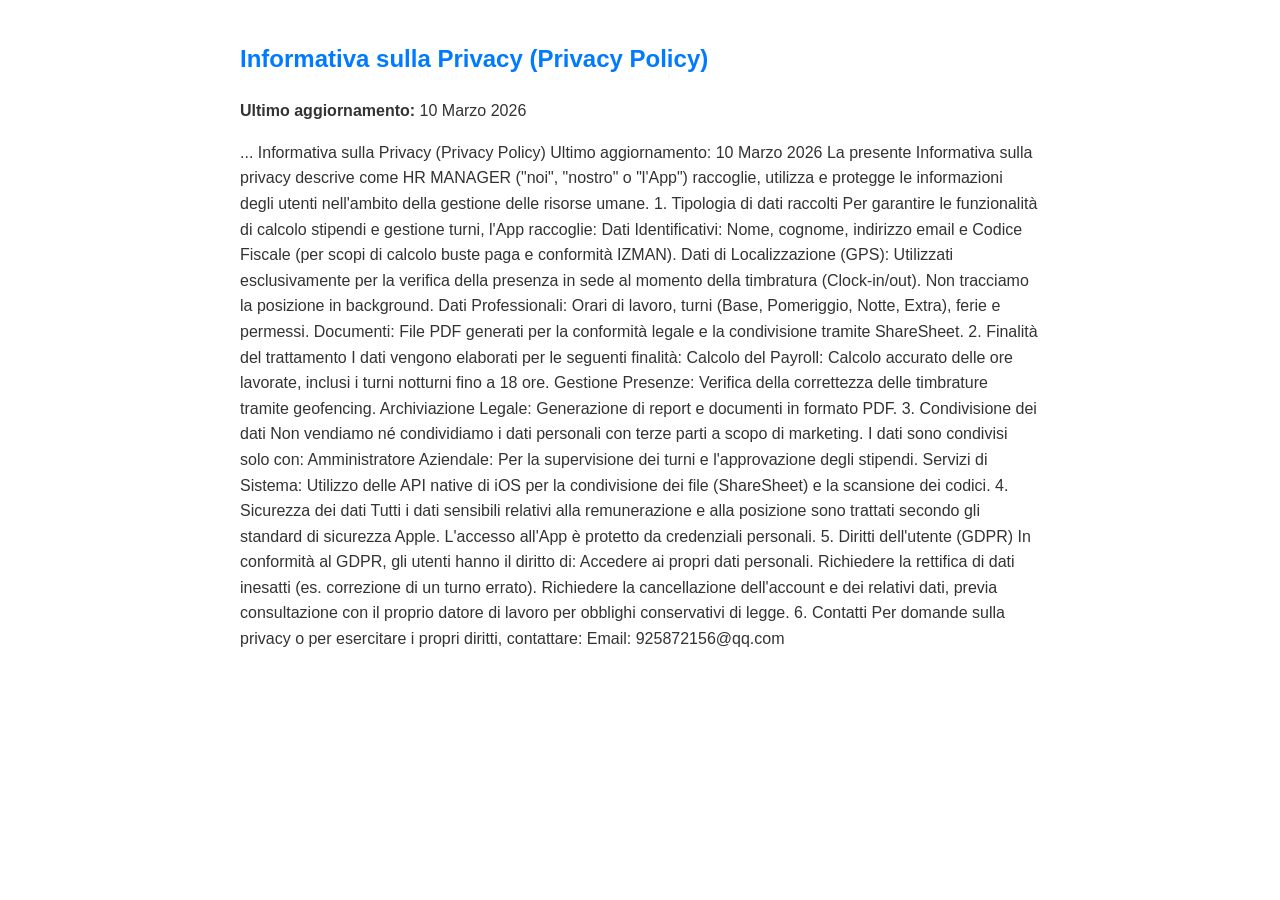
<file: index.html>
<!DOCTYPE html>
<html lang="it">
<head>
    <meta charset="UTF-8">
    <meta name="viewport" content="width=device-width, initial-scale=1.0">
    <title>Privacy Policy - HR MANAGER</title>
    <style>
        body { font-family: -apple-system, sans-serif; line-height: 1.6; padding: 20px; color: #333; max-width: 800px; margin: auto; }
        h2 { color: #007AFF; }
    </style>
</head>
<body>
    <h2>Informativa sulla Privacy (Privacy Policy)</h2>
    <p><strong>Ultimo aggiornamento:</strong> 10 Marzo 2026</p>
    ...
</body>
</html>

Informativa sulla Privacy (Privacy Policy)
Ultimo aggiornamento: 10 Marzo 2026

La presente Informativa sulla privacy descrive come HR MANAGER ("noi", "nostro" o "l'App") raccoglie, utilizza e protegge le informazioni degli utenti nell'ambito della gestione delle risorse umane.

1. Tipologia di dati raccolti
Per garantire le funzionalità di calcolo stipendi e gestione turni, l'App raccoglie:

Dati Identificativi: Nome, cognome, indirizzo email e Codice Fiscale (per scopi di calcolo buste paga e conformità IZMAN).

Dati di Localizzazione (GPS): Utilizzati esclusivamente per la verifica della presenza in sede al momento della timbratura (Clock-in/out). Non tracciamo la posizione in background.

Dati Professionali: Orari di lavoro, turni (Base, Pomeriggio, Notte, Extra), ferie e permessi.

Documenti: File PDF generati per la conformità legale e la condivisione tramite ShareSheet.

2. Finalità del trattamento
I dati vengono elaborati per le seguenti finalità:

Calcolo del Payroll: Calcolo accurato delle ore lavorate, inclusi i turni notturni fino a 18 ore.

Gestione Presenze: Verifica della correttezza delle timbrature tramite geofencing.

Archiviazione Legale: Generazione di report e documenti in formato PDF.

3. Condivisione dei dati
Non vendiamo né condividiamo i dati personali con terze parti a scopo di marketing. I dati sono condivisi solo con:

Amministratore Aziendale: Per la supervisione dei turni e l'approvazione degli stipendi.

Servizi di Sistema: Utilizzo delle API native di iOS per la condivisione dei file (ShareSheet) e la scansione dei codici.

4. Sicurezza dei dati
Tutti i dati sensibili relativi alla remunerazione e alla posizione sono trattati secondo gli standard di sicurezza Apple. L'accesso all'App è protetto da credenziali personali.

5. Diritti dell'utente (GDPR)
In conformità al GDPR, gli utenti hanno il diritto di:

Accedere ai propri dati personali.

Richiedere la rettifica di dati inesatti (es. correzione di un turno errato).

Richiedere la cancellazione dell'account e dei relativi dati, previa consultazione con il proprio datore di lavoro per obblighi conservativi di legge.

6. Contatti
Per domande sulla privacy o per esercitare i propri diritti, contattare:
Email: 925872156@qq.com
</file>
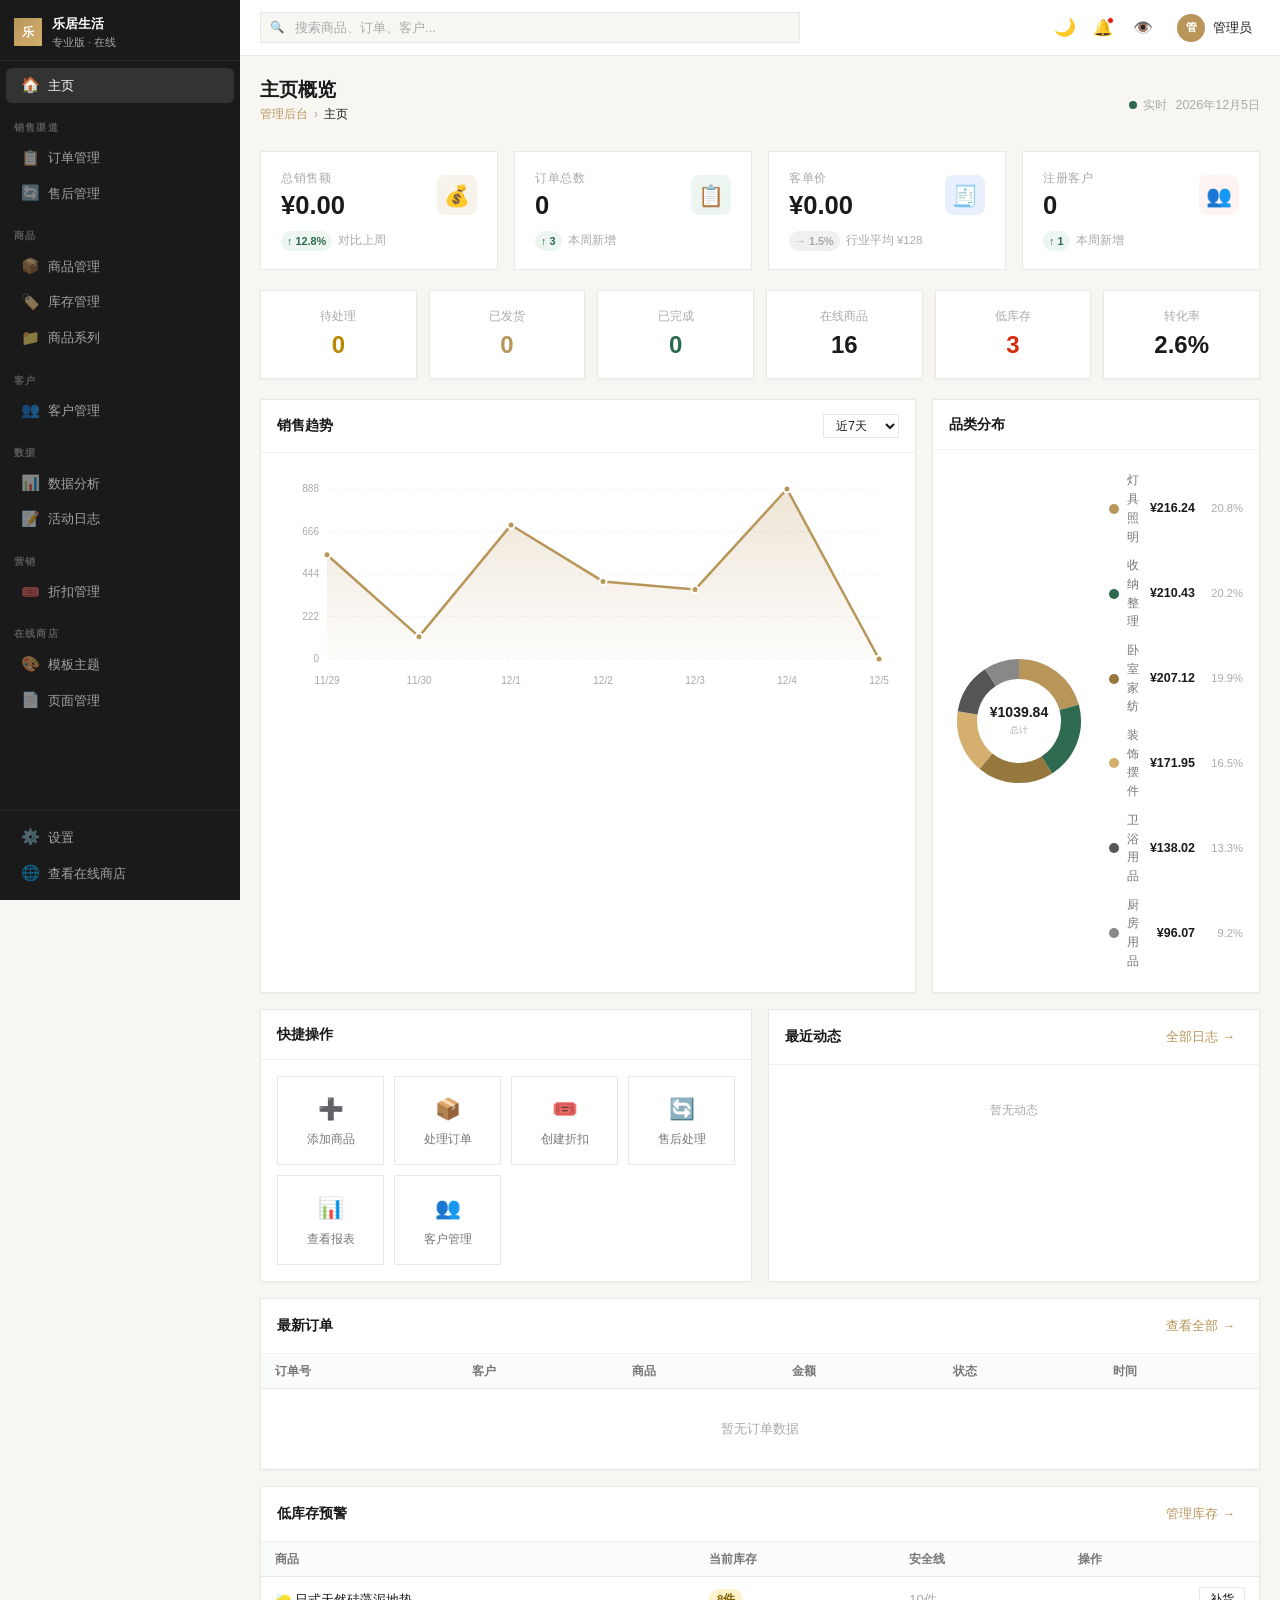
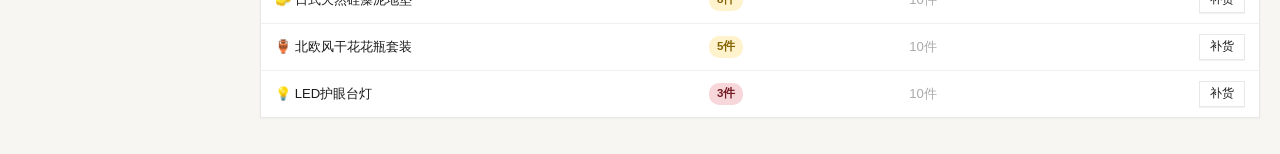
<file: admin.html>
<!DOCTYPE html>
<html lang="zh-CN">
<head>
  <meta charset="UTF-8">
  <meta name="viewport" content="width=device-width, initial-scale=1.0">
  <title>管理后台 - 乐居生活</title>
  <link rel="stylesheet" href="css/admin.css">
</head>
<body>
<div class="sidebar-mask" id="sidebarMask" onclick="toggleSidebar()"></div>
<div class="admin-layout">
  <!-- 侧边栏 -->
  <aside class="admin-sidebar" id="adminSidebar">
    <div class="sidebar-store">
      <div class="store-avatar">乐</div>
      <div class="store-info">
        <div class="store-name">乐居生活</div>
        <div class="store-plan">专业版 · 在线</div>
      </div>
    </div>
    <nav class="sidebar-nav">
      <div class="nav-section">
        <div class="nav-item active" data-page="dashboard" onclick="nav(this)">
          <span class="nav-icon">🏠</span><span class="nav-label">主页</span>
        </div>
      </div>
      <div class="nav-section">
        <div class="nav-section-title">销售渠道</div>
        <div class="nav-item" data-page="orders" onclick="nav(this)">
          <span class="nav-icon">📋</span><span class="nav-label">订单管理</span>
          <span class="nav-badge" id="orderBadge" style="display:none">0</span>
        </div>
        <div class="nav-item" data-page="aftersales" onclick="nav(this)">
          <span class="nav-icon">🔄</span><span class="nav-label">售后管理</span>
          <span class="nav-badge" id="asBadge" style="display:none">0</span>
        </div>
      </div>
      <div class="nav-section">
        <div class="nav-section-title">商品</div>
        <div class="nav-item" data-page="products" onclick="nav(this)">
          <span class="nav-icon">📦</span><span class="nav-label">商品管理</span>
        </div>
        <div class="nav-item" data-page="inventory" onclick="nav(this)">
          <span class="nav-icon">🏷️</span><span class="nav-label">库存管理</span>
        </div>
        <div class="nav-item" data-page="collections" onclick="nav(this)">
          <span class="nav-icon">📁</span><span class="nav-label">商品系列</span>
        </div>
      </div>
      <div class="nav-section">
        <div class="nav-section-title">客户</div>
        <div class="nav-item" data-page="customers" onclick="nav(this)">
          <span class="nav-icon">👥</span><span class="nav-label">客户管理</span>
        </div>
      </div>
      <div class="nav-section">
        <div class="nav-section-title">数据</div>
        <div class="nav-item" data-page="analytics" onclick="nav(this)">
          <span class="nav-icon">📊</span><span class="nav-label">数据分析</span>
        </div>
        <div class="nav-item" data-page="activitylog" onclick="nav(this)">
          <span class="nav-icon">📝</span><span class="nav-label">活动日志</span>
        </div>
      </div>
      <div class="nav-section">
        <div class="nav-section-title">营销</div>
        <div class="nav-item" data-page="discounts" onclick="nav(this)">
          <span class="nav-icon">🎟️</span><span class="nav-label">折扣管理</span>
        </div>
      </div>
      <div class="nav-section">
        <div class="nav-section-title">在线商店</div>
        <div class="nav-item" data-page="themes" onclick="nav(this)">
          <span class="nav-icon">🎨</span><span class="nav-label">模板主题</span>
        </div>
        <div class="nav-item" data-page="pages" onclick="nav(this)">
          <span class="nav-icon">📄</span><span class="nav-label">页面管理</span>
        </div>
      </div>
    </nav>
    <div class="sidebar-bottom">
      <div class="nav-item" data-page="settings" onclick="nav(this)">
        <span class="nav-icon">⚙️</span><span class="nav-label">设置</span>
      </div>
      <div class="nav-item" onclick="location.href='store.html'">
        <span class="nav-icon">🌐</span><span class="nav-label">查看在线商店</span>
      </div>
    </div>
  </aside>

  <div class="admin-main">
    <header class="admin-topbar">
      <button class="topbar-toggle" onclick="toggleSidebar()">☰</button>
      <div class="topbar-search" style="position:relative">
        <input type="text" placeholder="搜索商品、订单、客户..." id="globalSearch" oninput="liveSearch()" onkeyup="if(event.key==='Enter')globalSearch()" onfocus="liveSearch()" autocomplete="off">
        <div class="search-results-panel" id="searchResults"></div>
      </div>
      <div class="topbar-right">
        <button class="dark-toggle" id="darkToggle" onclick="toggleDarkMode()" title="切换暗黑模式">🌙</button>
        <div class="notif-wrapper">
          <button class="topbar-btn" title="通知" onclick="toggleNotifPanel()">🔔<span class="dot" id="notifDot" style="display:none"></span></button>
          <div class="notif-panel" id="notifPanel">
            <div class="notif-hd"><span>通知中心</span><span class="muted" onclick="clearAllNotifs()">全部已读</span></div>
            <div class="notif-list" id="notifList"></div>
          </div>
        </div>
        <button class="topbar-btn" title="查看商店" onclick="location.href='store.html'">👁️</button>
        <div class="topbar-user"><div class="topbar-user-avatar">管</div><span class="topbar-user-name">管理员</span></div>
      </div>
    </header>
    <div class="admin-content" id="mainContent">
      <!-- ===== 主页 ===== -->
      <div id="pg-dashboard">
        <div class="page-header">
          <div><h1>主页概览</h1><div class="breadcrumb"><a href="javascript:void(0)">管理后台</a><span class="bc-sep">›</span><span class="bc-current">主页</span></div></div>
          <div class="page-header-actions" style="display:flex;align-items:center;gap:8px">
            <span class="sm" style="color:var(--sb-text-muted)"><span class="live-dot"></span>实时</span>
            <span class="muted sm" id="dashDate"></span>
          </div>
        </div>
        <!-- 增强KPI卡片 -->
        <div class="stats-row-4" id="dashStats"></div>
        <!-- 实时访客 + 订单状态概览 -->
        <div class="stats-row-6" id="dashMiniStats"></div>
        <div class="g21">
          <div class="sb-card">
            <div class="sb-card-header"><h2>销售趋势</h2>
              <select class="sb-select" style="width:auto;padding:3px 8px;font-size:.78rem" onchange="drawSalesChart(this.value)"><option value="7">近7天</option><option value="14">近14天</option><option value="30">近30天</option></select>
            </div>
            <div class="sb-card-body"><div class="chart-container" id="salesChart" style="height:220px"></div></div>
          </div>
          <div class="sb-card">
            <div class="sb-card-header"><h2>品类分布</h2></div>
            <div class="sb-card-body"><div class="donut-chart" id="catChart"></div></div>
          </div>
        </div>
        <div class="g2">
          <div class="sb-card">
            <div class="sb-card-header"><h2>快捷操作</h2></div>
            <div class="sb-card-body">
              <div class="quick-actions">
                <div class="qa-card" onclick="nav(qs('[data-page=products]'));setTimeout(()=>openProductModal(),100)"><span class="qa-icon">➕</span><span class="qa-label">添加商品</span></div>
                <div class="qa-card" onclick="nav(qs('[data-page=orders]'))"><span class="qa-icon">📦</span><span class="qa-label">处理订单</span></div>
                <div class="qa-card" onclick="nav(qs('[data-page=discounts]'));setTimeout(()=>openDiscountModal(),100)"><span class="qa-icon">🎟️</span><span class="qa-label">创建折扣</span></div>
                <div class="qa-card" onclick="nav(qs('[data-page=aftersales]'))"><span class="qa-icon">🔄</span><span class="qa-label">售后处理</span></div>
                <div class="qa-card" onclick="nav(qs('[data-page=analytics]'))"><span class="qa-icon">📊</span><span class="qa-label">查看报表</span></div>
                <div class="qa-card" onclick="nav(qs('[data-page=customers]'))"><span class="qa-icon">👥</span><span class="qa-label">客户管理</span></div>
              </div>
            </div>
          </div>
          <div class="sb-card">
            <div class="sb-card-header"><h2>最近动态</h2><button class="sb-btn sb-btn-plain" onclick="nav(qs('[data-page=activitylog]'))">全部日志 →</button></div>
            <div class="sb-card-body" id="recentActivity"></div>
          </div>
        </div>
        <div class="sb-card">
          <div class="sb-card-header"><h2>最新订单</h2><button class="sb-btn sb-btn-plain" onclick="nav(qs('[data-page=orders]'))">查看全部 →</button></div>
          <div class="sb-card-body np"><div class="sb-table-wrap"><table class="sb-table"><thead><tr><th>订单号</th><th>客户</th><th>商品</th><th>金额</th><th>状态</th><th>时间</th></tr></thead><tbody id="dashOrders"></tbody></table></div></div>
        </div>
        <div class="sb-card" id="lowStockCard" style="display:none">
          <div class="sb-card-header"><h2>低库存预警</h2><button class="sb-btn sb-btn-plain" onclick="nav(qs('[data-page=inventory]'))">管理库存 →</button></div>
          <div class="sb-card-body np"><table class="sb-table"><thead><tr><th>商品</th><th>当前库存</th><th>安全线</th><th>操作</th></tr></thead><tbody id="lowStockBody"></tbody></table></div>
        </div>
      </div>

      <!-- ===== 订单管理 ===== -->
      <div id="pg-orders" style="display:none">
        <div class="page-header"><div><h1>订单管理</h1><div class="breadcrumb"><a href="javascript:void(0)" onclick="nav(qs('[data-page=dashboard]'))">管理后台</a><span class="bc-sep">›</span><span class="bc-current">订单管理</span></div></div>
          <div class="page-header-actions">
            <button class="sb-btn sb-btn-secondary" onclick="exportCSV('orders')">导出CSV</button>
          </div>
        </div>
        <div class="sb-card">
          <div class="sb-tabs" id="orderTabs">
            <button class="sb-tab active" onclick="setOrderFilter('all',this)">全部</button>
            <button class="sb-tab" onclick="setOrderFilter('待支付',this)">待支付</button>
            <button class="sb-tab" onclick="setOrderFilter('已发货',this)">已发货</button>
            <button class="sb-tab" onclick="setOrderFilter('已完成',this)">已完成</button>
            <button class="sb-tab" onclick="setOrderFilter('已取消',this)">已取消</button>
          </div>
          <div class="sb-filters">
            <div class="sb-filter-search"><input type="text" placeholder="搜索订单号/客户..." id="orderSearch" oninput="renderOrders()"></div>
            <select class="sb-select" style="width:auto;padding:5px 8px;font-size:.78rem" id="orderSort" onchange="renderOrders()">
              <option value="newest">最新优先</option>
              <option value="oldest">最早优先</option>
              <option value="amount-desc">金额从高到低</option>
              <option value="amount-asc">金额从低到高</option>
            </select>
          </div>
          <div class="sb-card-body np">
            <div class="sb-table-wrap"><table class="sb-table"><thead><tr>
              <th class="ck"><input type="checkbox" onclick="checkAll('orderTbl',this)"></th>
              <th>订单号</th><th>日期</th><th>客户</th><th>商品</th><th>金额</th><th>状态</th><th class="act">操作</th>
            </tr></thead><tbody id="orderTbl"></tbody></table></div>
            <div class="sb-empty" id="orderEmpty" style="display:none"><div class="sb-empty-icon">📋</div><div class="sb-empty-title">暂无订单</div><div class="sb-empty-desc">客户下单后订单将显示在这里</div></div>
          </div>
          <div class="sb-card-footer" id="orderFoot" style="display:none"><span class="sm muted" id="orderInfo"></span></div>
        </div>
      </div>

      <!-- ===== 售后管理 ===== -->
      <div id="pg-aftersales" style="display:none">
        <div class="page-header"><div><h1>售后管理</h1><div class="breadcrumb"><a href="javascript:void(0)" onclick="nav(qs('[data-page=dashboard]'))">管理后台</a><span class="bc-sep">›</span><span class="bc-current">售后管理</span></div></div>
          <div class="page-header-actions">
            <button class="sb-btn sb-btn-secondary" onclick="exportCSV('aftersales')">导出记录</button>
          </div>
        </div>
        <div class="sb-warm-tip sb-warm-tip-info">
          <span class="sb-warm-tip-icon">💡</span>
          <div>每一位客户的反馈都值得认真对待。及时处理售后能大大提升回头客比例，也让你的店铺口碑更好。</div>
        </div>
        <div class="stats-row anim-in">
          <div class="stat-card"><div class="stat-label">待处理</div><div class="stat-value" id="asPending">0</div><div class="stat-change" style="color:var(--sb-warning)">需要你的关注</div></div>
          <div class="stat-card"><div class="stat-label">处理中</div><div class="stat-value" id="asProcessing">0</div><div class="stat-change muted">正在跟进</div></div>
          <div class="stat-card"><div class="stat-label">已完成</div><div class="stat-value" id="asCompleted">0</div><div class="stat-change up">圆满解决</div></div>
          <div class="stat-card"><div class="stat-label">满意度</div><div class="stat-value" id="asSatisfy">--</div><div class="stat-change muted">客户评价</div></div>
        </div>
        <div class="sb-card">
          <div class="sb-tabs" id="asTabs">
            <button class="sb-tab active" onclick="setAsFilter('all',this)">全部</button>
            <button class="sb-tab" onclick="setAsFilter('待处理',this)">待处理</button>
            <button class="sb-tab" onclick="setAsFilter('处理中',this)">处理中</button>
            <button class="sb-tab" onclick="setAsFilter('已退款',this)">已退款</button>
            <button class="sb-tab" onclick="setAsFilter('已完成',this)">已完成</button>
            <button class="sb-tab" onclick="setAsFilter('已拒绝',this)">已拒绝</button>
          </div>
          <div class="sb-filters">
            <div class="sb-filter-search"><input type="text" placeholder="搜索订单号、客户名..." id="asSearch" oninput="renderAftersales()"></div>
            <select class="sb-select" style="width:auto;padding:5px 8px;font-size:.78rem" id="asType" onchange="renderAftersales()">
              <option value="">全部类型</option>
              <option value="refund">仅退款</option>
              <option value="return">退货退款</option>
              <option value="exchange">换货</option>
            </select>
          </div>
          <div class="sb-card-body np" id="asListWrap">
            <div class="sb-table-wrap"><table class="sb-table"><thead><tr>
              <th>售后单号</th><th>关联订单</th><th>客户</th><th>类型</th><th>原因</th><th>金额</th><th>状态</th><th>申请时间</th><th class="act">操作</th>
            </tr></thead><tbody id="asTbl"></tbody></table></div>
            <div class="sb-empty-warm" id="asEmpty" style="display:none">
              <div class="sb-empty-warm-illust">🎉</div>
              <h3>暂时没有售后申请</h3>
              <p>这说明你的商品质量很棒！继续保持，客户都很满意哦~</p>
            </div>
          </div>
          <div class="sb-card-footer" id="asFoot" style="display:none"><span class="sm muted" id="asInfo"></span></div>
        </div>
      </div>

      <!-- ===== 商品管理 ===== -->
      <div id="pg-products" style="display:none">
        <div class="page-header"><div><h1>商品管理</h1><div class="breadcrumb"><a href="javascript:void(0)" onclick="nav(qs('[data-page=dashboard]'))">管理后台</a><span class="bc-sep">›</span><span class="bc-current">商品管理</span></div></div>
          <div class="page-header-actions">
            <button class="sb-btn sb-btn-secondary" onclick="exportCSV('products')">导出CSV</button>
            <button class="sb-btn sb-btn-primary" onclick="openProductModal()">添加商品</button>
          </div>
        </div>
        <div class="sb-card">
          <div class="sb-tabs" id="prodTabs">
            <button class="sb-tab active" onclick="setProdFilter('all',this)">全部</button>
            <button class="sb-tab" onclick="setProdFilter('active',this)">已上架</button>
            <button class="sb-tab" onclick="setProdFilter('draft',this)">草稿</button>
            <button class="sb-tab" onclick="setProdFilter('archived',this)">已归档</button>
          </div>
          <div class="sb-filters">
            <div class="sb-filter-search"><input type="text" placeholder="搜索商品..." id="prodSearch" oninput="renderProducts()"></div>
            <select class="sb-select" style="width:auto;padding:5px 8px;font-size:.78rem" id="prodCatFilter" onchange="renderProducts()">
              <option value="">全部分类</option>
              <option value="kitchen">厨房用品</option><option value="bedroom">卧室家纺</option>
              <option value="bathroom">卫浴用品</option><option value="decor">装饰摆件</option>
              <option value="storage">收纳整理</option><option value="lighting">灯具照明</option>
            </select>
            <select class="sb-select" style="width:auto;padding:5px 8px;font-size:.78rem" id="prodSort" onchange="renderProducts()">
              <option value="id">默认排序</option>
              <option value="name">名称 A-Z</option>
              <option value="price-asc">价格从低到高</option>
              <option value="price-desc">价格从高到低</option>
              <option value="stock-asc">库存从低到高</option>
            </select>
          </div>
          <div class="sb-card-body np">
            <div class="sb-table-wrap"><table class="sb-table"><thead><tr>
              <th class="ck"><input type="checkbox" onclick="checkAll('prodTbl',this)"></th>
              <th style="width:36px"></th><th>商品名称</th><th>状态</th><th>库存</th><th>分类</th><th>售价</th><th class="act">操作</th>
            </tr></thead><tbody id="prodTbl"></tbody></table></div>
          </div>
          <div class="sb-card-footer"><span class="sm muted"><span id="prodTotal">0</span> 件商品</span>
            <div id="prodBatchActions" style="display:none">
              <button class="sb-btn sb-btn-sm sb-btn-secondary" onclick="batchProductAction('draft')">批量下架</button>
              <button class="sb-btn sb-btn-sm sb-btn-destructive" onclick="batchProductAction('delete')">批量删除</button>
            </div>
          </div>
        </div>
      </div>

      <!-- ===== 库存管理 ===== -->
      <div id="pg-inventory" style="display:none">
        <div class="page-header"><div><h1>库存管理</h1><div class="breadcrumb"><a href="javascript:void(0)" onclick="nav(qs('[data-page=dashboard]'))">管理后台</a><span class="bc-sep">›</span><span class="bc-current">库存管理</span></div></div></div>
        <div class="sb-banner sb-banner-info">💡 库存不足10件的商品标记为低库存，建议及时补货</div>
        <div class="sb-card">
          <div class="sb-filters">
            <div class="sb-filter-search"><input type="text" placeholder="搜索商品..." id="invSearch" oninput="renderInventory()"></div>
            <button class="sb-filter-btn" id="lowOnlyBtn" onclick="toggleLowOnly()">⚠️ 仅显示低库存</button>
          </div>
          <div class="sb-card-body np"><div class="sb-table-wrap"><table class="sb-table"><thead><tr>
            <th>商品</th><th>SKU</th><th>分类</th><th>库存</th><th>状态</th><th class="act">操作</th>
          </tr></thead><tbody id="invTbl"></tbody></table></div></div>
        </div>
      </div>

      <!-- ===== 商品系列 ===== -->
      <div id="pg-collections" style="display:none">
        <div class="page-header"><div><h1>商品系列</h1><div class="breadcrumb"><a href="javascript:void(0)" onclick="nav(qs('[data-page=dashboard]'))">管理后台</a><span class="bc-sep">›</span><span class="bc-current">商品系列</span></div></div>
          <button class="sb-btn sb-btn-primary" onclick="openCollModal()">创建系列</button>
        </div>
        <div class="sb-card"><div class="sb-card-body np"><table class="sb-table"><thead><tr>
          <th>系列名称</th><th>商品数</th><th>条件</th><th class="act">操作</th>
        </tr></thead><tbody id="collTbl"></tbody></table></div></div>
      </div>

      <!-- ===== 客户管理 ===== -->
      <div id="pg-customers" style="display:none">
        <div class="page-header">
          <div><h1>客户管理</h1><div class="breadcrumb"><a href="javascript:void(0)" onclick="nav(qs('[data-page=dashboard]'))">管理后台</a><span class="bc-sep">›</span><span class="bc-current">客户管理</span></div></div>
          <div class="page-header-actions">
            <button class="sb-btn sb-btn-secondary" onclick="exportCSV('customers')">导出CSV</button>
            <button class="sb-btn sb-btn-primary" onclick="openCustModal()">添加客户</button>
          </div>
        </div>
        <div class="stats-row-4" id="custStatsRow"></div>
        <div class="sb-card">
          <div class="sb-tabs" id="custTabs">
            <button class="sb-tab active" onclick="setCustFilter('all',this)">全部</button>
            <button class="sb-tab" onclick="setCustFilter('vip',this)">VIP客户</button>
            <button class="sb-tab" onclick="setCustFilter('active',this)">活跃客户</button>
            <button class="sb-tab" onclick="setCustFilter('inactive',this)">沉睡客户</button>
          </div>
          <div class="sb-filters">
            <div class="sb-filter-search"><input type="text" placeholder="搜索客户名称、手机号、标签..." id="custSearch" oninput="renderCustomers()"></div>
            <select class="sb-select" style="width:auto;padding:5px 8px;font-size:.78rem" id="custSort" onchange="renderCustomers()">
              <option value="recent">最近注册</option>
              <option value="spending-desc">消费最高</option>
              <option value="orders-desc">订单最多</option>
              <option value="name">按名称</option>
            </select>
          </div>
          <div class="sb-card-body np"><div class="sb-table-wrap"><table class="sb-table"><thead><tr>
            <th>客户</th><th>等级</th><th>手机号</th><th>订单数</th><th>总消费</th><th>注册时间</th><th class="act">操作</th>
          </tr></thead><tbody id="custTbl"></tbody></table></div>
          <div class="sb-empty" id="custEmpty" style="display:none"><div class="sb-empty-icon">👥</div><div class="sb-empty-title">暂无客户</div><div class="sb-empty-desc">客户注册或下单后将自动出现</div></div></div>
          <div class="sb-card-footer"><span class="sm muted"><span id="custTotal">0</span> 位客户</span></div>
        </div>
      </div>
      <!-- ===== 数据分析 ===== -->
      <div id="pg-analytics" style="display:none">
        <div class="page-header">
          <div><h1>数据分析</h1><div class="breadcrumb"><a href="javascript:void(0)" onclick="nav(qs('[data-page=dashboard]'))">管理后台</a><span class="bc-sep">›</span><span class="bc-current">数据分析</span></div></div>
          <div class="page-header-actions" style="display:flex;gap:8px">
            <button class="sb-btn sb-btn-secondary" onclick="exportCSV('analytics')">导出报表</button>
            <select class="sb-select" style="width:auto;padding:5px 8px;font-size:.78rem" id="anaPeriod" onchange="renderAnalytics()"><option value="7">近7天</option><option value="14">近14天</option><option value="30">近30天</option><option value="90">近90天</option></select>
          </div>
        </div>
        <div class="stats-row-4">
          <div class="stat-card-enhanced"><div class="stat-card-top"><div><div class="stat-label">总销售额</div><div class="stat-value" id="anaSales">¥0</div></div><div class="stat-card-icon gold">💰</div></div><div class="stat-card-bottom"><span class="stat-trend up" id="anaSalesTrend">↑ 0%</span><span class="stat-sub-text">对比上一周期</span></div></div>
          <div class="stat-card-enhanced"><div class="stat-card-top"><div><div class="stat-label">订单数</div><div class="stat-value" id="anaOrders">0</div></div><div class="stat-card-icon green">📋</div></div><div class="stat-card-bottom"><span class="stat-trend up" id="anaOrdersTrend">↑ 0%</span><span class="stat-sub-text">对比上一周期</span></div></div>
          <div class="stat-card-enhanced"><div class="stat-card-top"><div><div class="stat-label">客单价</div><div class="stat-value" id="anaAvg">¥0</div></div><div class="stat-card-icon blue">🧾</div></div><div class="stat-card-bottom"><span class="stat-trend neutral" id="anaAvgTrend">- 0%</span><span class="stat-sub-text">对比上一周期</span></div></div>
          <div class="stat-card-enhanced"><div class="stat-card-top"><div><div class="stat-label">转化率</div><div class="stat-value" id="anaRate">0%</div></div><div class="stat-card-icon red">📈</div></div><div class="stat-card-bottom"><span class="stat-trend up" id="anaRateTrend">↑ 0%</span><span class="stat-sub-text">行业平均2-3%</span></div></div>
        </div>
        <div class="g21">
          <div class="sb-card"><div class="sb-card-header"><h2>销售趋势</h2></div><div class="sb-card-body"><div class="chart-container" id="anaChart" style="height:250px"></div></div></div>
          <div class="sb-card"><div class="sb-card-header"><h2>转化漏斗</h2></div><div class="sb-card-body"><div class="funnel-container" id="anaFunnel"></div></div></div>
        </div>
        <div class="g2">
          <div class="sb-card"><div class="sb-card-header"><h2>热销商品 TOP 5</h2></div><div class="sb-card-body" id="topProds"></div></div>
          <div class="sb-card"><div class="sb-card-header"><h2>品类收入分布</h2></div><div class="sb-card-body"><div class="donut-chart" id="anaCatDonut"></div></div></div>
        </div>
        <div class="g2">
          <div class="sb-card"><div class="sb-card-header"><h2>客户洞察</h2></div><div class="sb-card-body" id="anaCustomerInsight"></div></div>
          <div class="sb-card"><div class="sb-card-header"><h2>流量来源</h2></div><div class="sb-card-body" id="anaTrafficSources"></div></div>
        </div>
        <div class="sb-card">
          <div class="sb-card-header"><h2>每日明细</h2></div>
          <div class="sb-card-body np"><table class="sb-table"><thead><tr><th>日期</th><th>访客</th><th>订单数</th><th>销售额</th><th>客单价</th><th>转化率</th><th>趋势</th></tr></thead><tbody id="anaTbl"></tbody></table></div>
        </div>
      </div>

      <!-- ===== 折扣管理 ===== -->
      <div id="pg-discounts" style="display:none">
        <div class="page-header"><div><h1>折扣管理</h1><div class="breadcrumb"><a href="javascript:void(0)" onclick="nav(qs('[data-page=dashboard]'))">管理后台</a><span class="bc-sep">›</span><span class="bc-current">折扣管理</span></div></div>
          <button class="sb-btn sb-btn-primary" onclick="openDiscountModal()">创建折扣码</button>
        </div>
        <div class="sb-card">
          <div class="sb-tabs" id="discTabs">
            <button class="sb-tab active" onclick="setDiscFilter('all',this)">全部</button>
            <button class="sb-tab" onclick="setDiscFilter('active',this)">生效中</button>
            <button class="sb-tab" onclick="setDiscFilter('expired',this)">已过期</button>
          </div>
          <div class="sb-card-body np"><div class="sb-table-wrap"><table class="sb-table"><thead><tr>
            <th>折扣码</th><th>类型</th><th>折扣</th><th>最低消费</th><th>使用/上限</th><th>状态</th><th class="act">操作</th>
          </tr></thead><tbody id="discTbl"></tbody></table></div></div>
        </div>
      </div>

      <!-- ===== 模板主题 ===== -->
      <div id="pg-themes" style="display:none">
        <div class="page-header"><h1>模板主题</h1></div>
        <div class="sb-card">
          <div class="sb-card-header"><div><h2>当前主题</h2><span class="sm muted">乐居经典 · v2.0</span></div>
            <div style="display:flex;gap:8px"><button class="sb-btn sb-btn-secondary" onclick="location.href='store.html'">预览</button></div>
          </div>
          <div class="sb-card-body" style="text-align:center;padding:40px;background:var(--sb-bg)">
            <div style="font-size:3.5rem;margin-bottom:10px">🎨</div>
            <h3 class="bold mb8">乐居经典主题</h3>
            <p class="muted sm">黑金极简风格 · 响应式布局 · 支持多语言</p>
            <div class="mt16" style="display:flex;gap:8px;justify-content:center">
              <span class="sb-badge sb-badge-success"><span class="sb-dot sb-dot-green"></span> 已发布</span>
              <span class="sb-badge sb-badge-info">响应式</span>
            </div>
          </div>
        </div>
        <div class="sb-card">
          <div class="sb-card-header"><h2>更多主题</h2></div>
          <div class="sb-card-body">
            <div class="g3" id="themeList"></div>
          </div>
        </div>
      </div>

      <!-- ===== 页面管理 ===== -->
      <div id="pg-pages" style="display:none">
        <div class="page-header"><h1>页面管理</h1>
          <button class="sb-btn sb-btn-primary" onclick="openPageModal()">添加页面</button>
        </div>
        <div class="sb-card"><div class="sb-card-body np"><table class="sb-table"><thead><tr>
          <th>页面标题</th><th>URL</th><th>状态</th><th>更新时间</th><th class="act">操作</th>
        </tr></thead><tbody id="pagesTbl"></tbody></table></div></div>
      </div>

      <!-- ===== 设置 ===== -->
      <div id="pg-settings" style="display:none">
        <div class="page-header">
          <div><h1>设置</h1><div class="breadcrumb"><a href="javascript:void(0)" onclick="nav(qs('[data-page=dashboard]'))">管理后台</a><span class="bc-sep">›</span><span class="bc-current">设置</span></div></div>
        </div>
        <div class="g2" id="settingsGrid"></div>
      </div>

      <!-- ===== 活动日志 ===== -->
      <div id="pg-activitylog" style="display:none">
        <div class="page-header">
          <div><h1>活动日志</h1><div class="breadcrumb"><a href="javascript:void(0)" onclick="nav(qs('[data-page=dashboard]'))">管理后台</a><span class="bc-sep">›</span><span class="bc-current">活动日志</span></div></div>
          <div class="page-header-actions">
            <select class="sb-select" style="width:auto;padding:5px 8px;font-size:.78rem" id="logFilter" onchange="renderActivityLog()">
              <option value="all">全部类型</option>
              <option value="order">订单</option>
              <option value="product">商品</option>
              <option value="customer">客户</option>
              <option value="system">系统</option>
            </select>
            <button class="sb-btn sb-btn-secondary" onclick="exportCSV('logs')">导出日志</button>
          </div>
        </div>
        <div class="sb-card">
          <div class="sb-card-body" id="activityLogList"></div>
        </div>
      </div>

    </div><!-- /admin-content -->
  </div><!-- /admin-main -->
</div><!-- /admin-layout -->

<!-- ===== 模态框 ===== -->
<!-- 商品编辑 -->
<div class="sb-overlay" id="prodModal">
  <div class="sb-modal sb-modal-lg">
    <div class="sb-modal-hd"><h3 id="prodModalTitle">添加商品</h3><button class="sb-modal-x" onclick="closeModal('prodModal')">&times;</button></div>
    <div class="sb-modal-bd">
      <input type="hidden" id="eId">
      <div class="g21">
        <div>
          <div class="sb-fg"><label>商品名称 *</label><input type="text" class="sb-input" id="eName" placeholder="例如：日式手工陶瓷杯"></div>
          <div class="sb-fg"><label>商品描述</label><textarea class="sb-textarea" id="eDesc" rows="2" placeholder="简短描述..."></textarea></div>
          <div class="sb-fg"><label>详细说明</label><textarea class="sb-textarea" id="eDetail" rows="2" placeholder="详细规格说明..."></textarea></div>
        </div>
        <div>
          <div class="sb-fg"><label>商品图标</label><input type="text" class="sb-input" id="eIcon" placeholder="🍵" maxlength="4" style="font-size:1.4rem;text-align:center"><div class="hint">图片加载失败时的备用显示</div></div>
          <div class="sb-fg"><label>状态</label><select class="sb-select" id="eStatus"><option value="active">已上架</option><option value="draft">草稿</option><option value="archived">已归档</option></select></div>
        </div>
      </div>
      <hr class="sb-divider">
      <h4 class="bold mb8" style="font-size:.85rem">商品图片 <span class="muted" style="font-weight:400;font-size:.75rem">（建议上传3-5张，第一张为主图）</span></h4>
      <div class="img-upload-area" id="imgUploadArea">
        <div class="img-preview-list" id="imgPreviewList"></div>
        <div class="img-drop-zone" id="imgDropZone" onclick="document.getElementById('imgFileInput').click()">
          <input type="file" id="imgFileInput" accept="image/*" multiple style="display:none" onchange="handleImageFiles(this.files)">
          <div class="img-drop-icon">📷</div>
          <div class="img-drop-text">点击上传 或 拖拽图片到此处</div>
          <div class="img-drop-hint">支持 JPG / PNG / WebP，单张不超过 5MB</div>
        </div>
      </div>
      <div class="sb-fg" style="margin-top:8px">
        <label>图片链接 <span class="muted" style="font-weight:400;font-size:.75rem">（也可以直接粘贴外部图片URL，每行一个）</span></label>
        <textarea class="sb-textarea" id="eImageUrls" rows="2" placeholder="https://images.unsplash.com/photo-xxx?w=600&#10;https://example.com/photo2.jpg" oninput="syncUrlsToPreview()"></textarea>
      </div>
      <hr class="sb-divider">
      <h4 class="bold mb8" style="font-size:.85rem">价格与库存</h4>
      <div class="sb-form-row">
        <div class="sb-fg"><label>售价 (¥) *</label><input type="number" class="sb-input" id="ePrice" placeholder="0.00" step="0.01" min="0"></div>
        <div class="sb-fg"><label>原价 (¥)</label><input type="number" class="sb-input" id="eOrigPrice" placeholder="划线价（可选）" step="0.01" min="0"></div>
      </div>
      <div class="sb-form-row">
        <div class="sb-fg"><label>库存 *</label><input type="number" class="sb-input" id="eStock" placeholder="0" min="0"></div>
        <div class="sb-fg"><label>SKU</label><input type="text" class="sb-input" id="eSku" placeholder="商品编码"></div>
      </div>
      <hr class="sb-divider">
      <h4 class="bold mb8" style="font-size:.85rem">分类与标签</h4>
      <div class="sb-form-row">
        <div class="sb-fg"><label>分类 *</label><select class="sb-select" id="eCat"><option value="kitchen">厨房用品</option><option value="bedroom">卧室家纺</option><option value="bathroom">卫浴用品</option><option value="decor">装饰摆件</option><option value="storage">收纳整理</option><option value="lighting">灯具照明</option></select></div>
        <div class="sb-fg"><label>标签</label><input type="text" class="sb-input" id="eBadge" placeholder="热卖、新品、特惠"></div>
      </div>
      <div class="sb-fg"><label>特殊标记</label><div style="display:flex;gap:16px;margin-top:3px"><label class="sb-checkbox"><input type="checkbox" id="eFeatured"> 热销推荐</label><label class="sb-checkbox"><input type="checkbox" id="eIsNew"> 新品上市</label></div></div>
      <hr class="sb-divider">
      <div style="display:flex;align-items:center;justify-content:space-between;margin-bottom:10px">
        <h4 class="bold" style="font-size:.85rem">商品变体 <span class="muted" style="font-weight:400;font-size:.75rem">（如多颜色、多尺寸）</span></h4>
        <label class="sb-checkbox"><input type="checkbox" id="eHasVariants" onchange="toggleVariantUI()"> 启用变体</label>
      </div>
      <div id="variantSection" style="display:none">
        <div class="sb-warm-tip sb-warm-tip-info" style="margin-bottom:12px">
          <span class="sb-warm-tip-icon">✨</span>
          <div>添加变体后，客户可以根据自己的喜好选择颜色、尺寸等。每个变体可以设置独立的价格和库存。</div>
        </div>
        <div class="variant-list" id="variantList"></div>
        <button class="add-variant-btn mt8" onclick="addVariantRow()">＋ 添加一个变体</button>
      </div>
    </div>
    <div class="sb-modal-ft"><button class="sb-btn sb-btn-secondary" onclick="closeModal('prodModal')">取消</button><button class="sb-btn sb-btn-primary" onclick="saveProduct()">保存商品</button></div>
  </div>
</div>

<!-- 订单详情 -->
<div class="sb-overlay" id="orderModal">
  <div class="sb-modal sb-modal-lg">
    <div class="sb-modal-hd"><h3 id="orderModalTitle">订单详情</h3><button class="sb-modal-x" onclick="closeModal('orderModal')">&times;</button></div>
    <div class="sb-modal-bd" id="orderModalBody"></div>
    <div class="sb-modal-ft" id="orderModalFt"></div>
  </div>
</div>

<!-- 折扣编辑 -->
<div class="sb-overlay" id="discModal">
  <div class="sb-modal">
    <div class="sb-modal-hd"><h3 id="discModalTitle">创建折扣码</h3><button class="sb-modal-x" onclick="closeModal('discModal')">&times;</button></div>
    <div class="sb-modal-bd">
      <input type="hidden" id="dDiscId">
      <div class="sb-fg"><label>折扣码 *</label><div style="display:flex;gap:8px"><input type="text" class="sb-input" id="dCode" placeholder="SUMMER20" style="text-transform:uppercase"><button class="sb-btn sb-btn-secondary" onclick="genCode()">随机生成</button></div></div>
      <div class="sb-form-row">
        <div class="sb-fg"><label>类型</label><select class="sb-select" id="dType" onchange="updateDiscHint()"><option value="percentage">百分比折扣</option><option value="fixed">固定金额</option><option value="shipping">免运费</option></select></div>
        <div class="sb-fg"><label>折扣值</label><input type="number" class="sb-input" id="dVal" placeholder="10" min="0"><div class="hint" id="dValHint">如输入10则为9折</div></div>
      </div>
      <div class="sb-form-row">
        <div class="sb-fg"><label>最低消费 (¥)</label><input type="number" class="sb-input" id="dMin" placeholder="0" min="0"></div>
        <div class="sb-fg"><label>使用上限</label><input type="number" class="sb-input" id="dLimit" placeholder="不限" min="0"></div>
      </div>
      <div class="sb-form-row">
        <div class="sb-fg"><label>开始日期</label><input type="date" class="sb-input" id="dStart"></div>
        <div class="sb-fg"><label>结束日期</label><input type="date" class="sb-input" id="dEnd"></div>
      </div>
    </div>
    <div class="sb-modal-ft"><button class="sb-btn sb-btn-secondary" onclick="closeModal('discModal')">取消</button><button class="sb-btn sb-btn-primary" onclick="saveDiscount()">保存</button></div>
  </div>
</div>

<!-- 库存调整 -->
<div class="sb-overlay" id="stockModal">
  <div class="sb-modal sb-modal-sm">
    <div class="sb-modal-hd"><h3>调整库存</h3><button class="sb-modal-x" onclick="closeModal('stockModal')">&times;</button></div>
    <div class="sb-modal-bd">
      <p class="bold mb8" id="stockName"></p>
      <div class="sb-fg"><label>新库存数量</label><input type="number" class="sb-input" id="stockVal" min="0"></div>
      <input type="hidden" id="stockPid">
    </div>
    <div class="sb-modal-ft"><button class="sb-btn sb-btn-secondary" onclick="closeModal('stockModal')">取消</button><button class="sb-btn sb-btn-primary" onclick="saveStock()">保存</button></div>
  </div>
</div>

<!-- 添加客户 -->
<div class="sb-overlay" id="custModal">
  <div class="sb-modal sb-modal-sm">
    <div class="sb-modal-hd"><h3 id="custModalTitle">添加客户</h3><button class="sb-modal-x" onclick="closeModal('custModal')">&times;</button></div>
    <div class="sb-modal-bd">
      <input type="hidden" id="custEditIdx">
      <div class="sb-fg"><label>姓名 *</label><input type="text" class="sb-input" id="cName" placeholder="客户姓名"></div>
      <div class="sb-fg"><label>手机号 *</label><input type="text" class="sb-input" id="cPhone" placeholder="手机号码"></div>
      <div class="sb-fg"><label>邮箱</label><input type="email" class="sb-input" id="cEmail" placeholder="邮箱（可选）"></div>
      <div class="sb-fg"><label>地址</label><input type="text" class="sb-input" id="cAddress" placeholder="收货地址（可选）"></div>
      <div class="sb-fg"><label>标签</label><input type="text" class="sb-input" id="cTags" placeholder="用逗号分隔，如：VIP,回头客,批发"><div class="hint" style="font-size:.72rem;color:var(--sb-text-muted);margin-top:3px">自定义标签，方便分类管理</div></div>
      <div class="sb-fg"><label>备注</label><textarea class="sb-textarea" id="cNote" rows="2" placeholder="客户备注..."></textarea></div>
    </div>
    <div class="sb-modal-ft"><button class="sb-btn sb-btn-secondary" onclick="closeModal('custModal')">取消</button><button class="sb-btn sb-btn-primary" onclick="saveCustomer()">保存</button></div>
  </div>
</div>

<!-- 客户详情 -->
<div class="sb-overlay" id="custDetailModal">
  <div class="sb-modal sb-modal-lg">
    <div class="sb-modal-hd"><h3>客户详情</h3><button class="sb-modal-x" onclick="closeModal('custDetailModal')">&times;</button></div>
    <div class="sb-modal-bd" id="custDetailBody"></div>
    <div class="sb-modal-ft">
      <button class="sb-btn sb-btn-secondary" onclick="closeModal('custDetailModal')">关闭</button>
    </div>
  </div>
</div>

<!-- 系列编辑 -->
<div class="sb-overlay" id="collModal">
  <div class="sb-modal sb-modal-sm">
    <div class="sb-modal-hd"><h3>创建商品系列</h3><button class="sb-modal-x" onclick="closeModal('collModal')">&times;</button></div>
    <div class="sb-modal-bd">
      <div class="sb-fg"><label>系列名称 *</label><input type="text" class="sb-input" id="collName" placeholder="如：夏季促销"></div>
      <div class="sb-fg"><label>筛选条件</label><select class="sb-select" id="collType">
        <option value="featured">热销推荐</option><option value="new">新品上市</option>
        <option value="kitchen">厨房用品</option><option value="bedroom">卧室家纺</option>
        <option value="bathroom">卫浴用品</option><option value="decor">装饰摆件</option>
        <option value="storage">收纳整理</option><option value="lighting">灯具照明</option>
        <option value="low-price">百元以下</option>
      </select></div>
      <div class="sb-fg"><label>描述</label><textarea class="sb-textarea" id="collDesc" rows="2" placeholder="系列描述..."></textarea></div>
    </div>
    <div class="sb-modal-ft"><button class="sb-btn sb-btn-secondary" onclick="closeModal('collModal')">取消</button><button class="sb-btn sb-btn-primary" onclick="saveCollection()">保存</button></div>
  </div>
</div>

<!-- 页面编辑 -->
<div class="sb-overlay" id="pageModal">
  <div class="sb-modal">
    <div class="sb-modal-hd"><h3 id="pageModalTitle">添加页面</h3><button class="sb-modal-x" onclick="closeModal('pageModal')">&times;</button></div>
    <div class="sb-modal-bd">
      <input type="hidden" id="pgEditId">
      <div class="sb-fg"><label>页面标题 *</label><input type="text" class="sb-input" id="pgTitle" placeholder="页面标题"></div>
      <div class="sb-fg"><label>URL 路径</label><input type="text" class="sb-input" id="pgUrl" placeholder="/about"></div>
      <div class="sb-fg"><label>页面内容</label><textarea class="sb-textarea" id="pgContent" rows="6" placeholder="页面内容..."></textarea></div>
      <div class="sb-fg"><label>状态</label><select class="sb-select" id="pgStatus"><option value="published">已发布</option><option value="draft">草稿</option></select></div>
    </div>
    <div class="sb-modal-ft"><button class="sb-btn sb-btn-secondary" onclick="closeModal('pageModal')">取消</button><button class="sb-btn sb-btn-primary" onclick="savePage()">保存</button></div>
  </div>
</div>

<!-- 设置编辑 -->
<div class="sb-overlay" id="settingModal">
  <div class="sb-modal">
    <div class="sb-modal-hd"><h3 id="settingModalTitle">编辑设置</h3><button class="sb-modal-x" onclick="closeModal('settingModal')">&times;</button></div>
    <div class="sb-modal-bd" id="settingModalBody"></div>
    <div class="sb-modal-ft"><button class="sb-btn sb-btn-secondary" onclick="closeModal('settingModal')">取消</button><button class="sb-btn sb-btn-primary" onclick="saveSetting()">保存</button></div>
  </div>
</div>

<!-- 发货物流 -->
<div class="sb-overlay" id="shipModal">
  <div class="sb-modal">
    <div class="sb-modal-hd"><h3>发货 · 填写物流信息</h3><button class="sb-modal-x" onclick="closeModal('shipModal')">&times;</button></div>
    <div class="sb-modal-bd">
      <input type="hidden" id="shipOrderId">
      <div class="sb-warm-tip sb-warm-tip-success">
        <span class="sb-warm-tip-icon">📦</span>
        <div>填写物流信息后，客户将收到发货通知。准确的物流信息能减少80%的"我的快递到哪了"咨询~</div>
      </div>
      <div class="sb-fg">
        <label>选择快递公司</label>
        <div class="ship-company-grid" id="shipCompanyGrid">
          <div class="ship-co-item" onclick="selectShipCo(this,'顺丰速运')"><div class="co-icon">🟤</div>顺丰速运</div>
          <div class="ship-co-item" onclick="selectShipCo(this,'中通快递')"><div class="co-icon">🔵</div>中通快递</div>
          <div class="ship-co-item" onclick="selectShipCo(this,'圆通速递')"><div class="co-icon">🟡</div>圆通速递</div>
          <div class="ship-co-item" onclick="selectShipCo(this,'韵达快递')"><div class="co-icon">🟠</div>韵达快递</div>
          <div class="ship-co-item" onclick="selectShipCo(this,'申通快递')"><div class="co-icon">🔴</div>申通快递</div>
          <div class="ship-co-item" onclick="selectShipCo(this,'极兔速递')"><div class="co-icon">🟢</div>极兔速递</div>
        </div>
        <input type="hidden" id="shipCompany">
      </div>
      <div class="sb-fg"><label>快递单号</label><input type="text" class="sb-input" id="shipTrackNo" placeholder="请输入快递单号"><div class="hint">输入后客户可以在订单页面实时追踪物流</div></div>
      <div class="sb-fg"><label>备注（可选）</label><textarea class="sb-textarea" id="shipNote" rows="2" placeholder="如需要告知客户的注意事项..."></textarea></div>
    </div>
    <div class="sb-modal-ft">
      <button class="sb-btn sb-btn-secondary" onclick="closeModal('shipModal')">取消</button>
      <button class="sb-btn sb-btn-primary" onclick="confirmShip()">确认发货</button>
    </div>
  </div>
</div>

<!-- 物流追踪详情 -->
<div class="sb-overlay" id="trackModal">
  <div class="sb-modal">
    <div class="sb-modal-hd"><h3 id="trackModalTitle">物流追踪</h3><button class="sb-modal-x" onclick="closeModal('trackModal')">&times;</button></div>
    <div class="sb-modal-bd" id="trackModalBody"></div>
    <div class="sb-modal-ft"><button class="sb-btn sb-btn-secondary" onclick="closeModal('trackModal')">关闭</button></div>
  </div>
</div>

<!-- 售后处理 -->
<div class="sb-overlay" id="asModal">
  <div class="sb-modal sb-modal-lg">
    <div class="sb-modal-hd"><h3 id="asModalTitle">售后详情</h3><button class="sb-modal-x" onclick="closeModal('asModal')">&times;</button></div>
    <div class="sb-modal-bd" id="asModalBody"></div>
    <div class="sb-modal-ft" id="asModalFt"></div>
  </div>
</div>

<!-- 申请售后 -->
<div class="sb-overlay" id="asApplyModal">
  <div class="sb-modal">
    <div class="sb-modal-hd"><h3>申请售后</h3><button class="sb-modal-x" onclick="closeModal('asApplyModal')">&times;</button></div>
    <div class="sb-modal-bd">
      <input type="hidden" id="asApplyOrderId">
      <div class="sb-warm-tip sb-warm-tip-warn">
        <span class="sb-warm-tip-icon">🤝</span>
        <div>理解客户的需求，耐心沟通。好的售后体验能把一次投诉变成一个忠实客户。</div>
      </div>
      <div class="sb-fg"><label>售后类型</label>
        <select class="sb-select" id="asApplyType" onchange="updateAsApplyUI()">
          <option value="refund">仅退款 — 商品不退回</option>
          <option value="return">退货退款 — 商品退回后退款</option>
          <option value="exchange">换货 — 重新发一件新的</option>
        </select>
      </div>
      <div class="sb-fg"><label>退款原因</label>
        <div class="reason-tags" id="asReasonTags">
          <span class="reason-tag" onclick="selectReason(this)">商品质量问题</span>
          <span class="reason-tag" onclick="selectReason(this)">与描述不符</span>
          <span class="reason-tag" onclick="selectReason(this)">尺寸/规格不对</span>
          <span class="reason-tag" onclick="selectReason(this)">物流损坏</span>
          <span class="reason-tag" onclick="selectReason(this)">不喜欢/不想要了</span>
          <span class="reason-tag" onclick="selectReason(this)">发错货</span>
        </div>
      </div>
      <div class="sb-fg"><label>退款金额 (¥)</label><input type="number" class="sb-input" id="asApplyAmount" placeholder="0.00" step="0.01" min="0"><div class="hint" id="asAmountHint">将退还至客户原支付渠道</div></div>
      <div class="sb-fg"><label>详细说明（可选）</label><textarea class="sb-textarea" id="asApplyDesc" rows="2" placeholder="补充说明情况，帮助更好地处理..."></textarea></div>
    </div>
    <div class="sb-modal-ft">
      <button class="sb-btn sb-btn-secondary" onclick="closeModal('asApplyModal')">取消</button>
      <button class="sb-btn sb-btn-primary" onclick="submitAftersale()">提交售后申请</button>
    </div>
  </div>
</div>

<div class="sb-toast-wrap" id="toastWrap"></div>

<script>
// ===== 工具函数 =====
const $ = id => document.getElementById(id);
const qs = s => document.querySelector(s);
const qsa = s => document.querySelectorAll(s);
const CAT = {kitchen:'厨房用品',bedroom:'卧室家纺',bathroom:'卫浴用品',decor:'装饰摆件',storage:'收纳整理',lighting:'灯具照明'};

function toast(msg, type) {
  const t = document.createElement('div');
  t.className = 'sb-toast' + (type === 'ok' ? ' ok' : type === 'err' ? ' err' : '');
  t.textContent = msg;
  $('toastWrap').appendChild(t);
  requestAnimationFrame(() => t.classList.add('show'));
  setTimeout(() => { t.classList.remove('show'); setTimeout(() => t.remove(), 300); }, 2500);
}

function closeModal(id) { $(id).classList.remove('show'); }
function openModal(id) { $(id).classList.add('show'); }
function checkAll(tblId, el) { qsa('#' + tblId + ' input[type=checkbox]').forEach(c => c.checked = el.checked); updateBatchUI(); }
function updateBatchUI() {
  const checked = qsa('#prodTbl input[type=checkbox]:checked').length;
  const ba = $('prodBatchActions');
  if (ba) ba.style.display = checked > 0 ? 'flex' : 'none';
}

function toggleSidebar() {
  $('adminSidebar').classList.toggle('open');
  $('sidebarMask').classList.toggle('show');
}

function fmtDate(d) { return d.getFullYear()+'-'+String(d.getMonth()+1).padStart(2,'0')+'-'+String(d.getDate()).padStart(2,'0'); }
function fmtDateTime(d) { return fmtDate(d)+' '+String(d.getHours()).padStart(2,'0')+':'+String(d.getMinutes()).padStart(2,'0'); }
function fmtMoney(n) { return '¥' + n.toFixed(2); }

// ===== 数据层 =====
function getP() {
  const s = localStorage.getItem('leju_admin_products');
  if (s) return JSON.parse(s);
  return [
    {id:1,name:'日式手工陶瓷杯',category:'kitchen',icon:'🍵',price:39.9,originalPrice:59.9,stock:120,featured:true,isNew:false,description:'传统手工拉坯，温润釉面',badge:'热卖',active:true,status:'active'},
    {id:2,name:'北欧风不锈钢刀具套装',category:'kitchen',icon:'🔪',price:168,originalPrice:238,stock:45,featured:true,isNew:false,description:'德国工艺不锈钢锻造',badge:'特惠',active:true,status:'active'},
    {id:3,name:'珐琅彩搪瓷炖锅',category:'kitchen',icon:'🍲',price:259,originalPrice:359,stock:30,featured:false,isNew:true,description:'精铸铁胎搪瓷锅',badge:'新品',active:true,status:'active'},
    {id:4,name:'竹木砧板三件套',category:'kitchen',icon:'🪵',price:78,originalPrice:null,stock:200,featured:false,isNew:false,description:'天然整竹制作',badge:'',active:true,status:'active'},
    {id:5,name:'全棉四件套（云朵白）',category:'bedroom',icon:'🛏️',price:299,originalPrice:459,stock:60,featured:true,isNew:false,description:'60支长绒棉面料',badge:'爆款',active:true,status:'active'},
    {id:6,name:'记忆棉护颈枕',category:'bedroom',icon:'💤',price:129,originalPrice:199,stock:80,featured:true,isNew:false,description:'慢回弹太空记忆棉',badge:'好评如潮',active:true,status:'active'},
    {id:7,name:'法兰绒加厚毛毯',category:'bedroom',icon:'🧶',price:89,originalPrice:139,stock:100,featured:false,isNew:true,description:'双面法兰绒材质',badge:'',active:true,status:'active'},
    {id:8,name:'智能感应皂液器',category:'bathroom',icon:'🧴',price:69,originalPrice:99,stock:150,featured:false,isNew:true,description:'红外自动感应出泡',badge:'新品',active:true,status:'active'},
    {id:9,name:'日式天然硅藻泥地垫',category:'bathroom',icon:'🧽',price:58,originalPrice:79,stock:8,featured:true,isNew:false,description:'天然硅藻土材质',badge:'',active:true,status:'active'},
    {id:10,name:'旋转置物架（免钉）',category:'bathroom',icon:'🗄️',price:45,originalPrice:null,stock:200,featured:false,isNew:false,description:'360度旋转设计',badge:'',active:true,status:'active'},
    {id:11,name:'北欧风干花花瓶套装',category:'decor',icon:'🏺',price:88,originalPrice:128,stock:5,featured:true,isNew:false,description:'磨砂花瓶配永生干花',badge:'颜值担当',active:true,status:'active'},
    {id:12,name:'创意小夜灯（月球）',category:'decor',icon:'🌙',price:49,originalPrice:79,stock:120,featured:false,isNew:true,description:'3D打印月球纹理',badge:'',active:true,status:'active'},
    {id:13,name:'棉麻折叠收纳箱3只装',category:'storage',icon:'📦',price:55,originalPrice:85,stock:180,featured:true,isNew:false,description:'加厚棉麻面料',badge:'实用之选',active:true,status:'active'},
    {id:14,name:'桌面文具收纳盒',category:'storage',icon:'✏️',price:35,originalPrice:null,stock:200,featured:false,isNew:true,description:'多格分区设计',badge:'',active:true,status:'active'},
    {id:15,name:'LED护眼台灯',category:'lighting',icon:'💡',price:158,originalPrice:228,stock:3,featured:false,isNew:true,description:'无频闪无蓝光',badge:'护眼推荐',active:true,status:'active'},
    {id:16,name:'复古实木小吊灯',category:'lighting',icon:'🪔',price:199,originalPrice:299,stock:25,featured:true,isNew:false,description:'日式原木灯罩',badge:'',active:true,status:'active'},
  ];
}
function setP(d) { localStorage.setItem('leju_admin_products', JSON.stringify(d)); }
function getO() { return JSON.parse(localStorage.getItem('leju_orders') || '[]'); }
function setO(d) { localStorage.setItem('leju_orders', JSON.stringify(d)); }
function getU() { return JSON.parse(localStorage.getItem('leju_users') || '[]'); }
function setU(d) { localStorage.setItem('leju_users', JSON.stringify(d)); }
function getD() { return JSON.parse(localStorage.getItem('leju_discounts') || '[]'); }
function setD(d) { localStorage.setItem('leju_discounts', JSON.stringify(d)); }
function getColls() { return JSON.parse(localStorage.getItem('leju_collections') || '[]'); }
function setColls(d) { localStorage.setItem('leju_collections', JSON.stringify(d)); }
function getPages() {
  const s = localStorage.getItem('leju_pages');
  if (s) return JSON.parse(s);
  return [
    {id:1,title:'首页',url:'store.html',status:'published',content:'',updated:fmtDate(new Date())},
    {id:2,title:'全部商品',url:'products.html',status:'published',content:'',updated:fmtDate(new Date())},
    {id:3,title:'购物车',url:'cart.html',status:'published',content:'',updated:fmtDate(new Date())},
    {id:4,title:'结算',url:'checkout.html',status:'published',content:'',updated:fmtDate(new Date())},
    {id:5,title:'登录注册',url:'login.html',status:'published',content:'',updated:fmtDate(new Date())},
  ];
}
function setPages(d) { localStorage.setItem('leju_pages', JSON.stringify(d)); }
function getSettings() {
  const s = localStorage.getItem('leju_settings');
  if (s) return JSON.parse(s);
  return {storeName:'乐居生活',email:'admin@leju.com',phone:'400-888-9999',address:'上海市浦东新区',currency:'CNY',freeShipMin:99,taxRate:0};
}
function setSettings(d) { localStorage.setItem('leju_settings', JSON.stringify(d)); }

function calcOrderAmount(o) {
  const prods = getP();
  let total = 0;
  o.items.forEach(item => { const p = prods.find(pr => pr.id === item.id); if (p) total += p.price * item.qty; });
  return total;
}

// ===== 导航 =====
function nav(el) {
  if (!el) return;
  const page = el.dataset.page;
  qsa('[id^="pg-"]').forEach(p => p.style.display = 'none');
  const pg = $('pg-' + page);
  if (pg) pg.style.display = 'block';
  qsa('.nav-item').forEach(n => n.classList.remove('active'));
  el.classList.add('active');
  $('adminSidebar').classList.remove('open');
  $('sidebarMask').classList.remove('show');
  const r = {dashboard:renderDashboard,orders:renderOrders,products:renderProducts,inventory:renderInventory,collections:renderCollections,customers:renderCustomers,analytics:renderAnalytics,discounts:renderDiscounts,themes:renderThemes,pages:renderPages,settings:renderSettings,aftersales:renderAftersales,activitylog:renderActivityLog};
  if (r[page]) r[page]();
}

function globalSearch() {
  const q = $('globalSearch').value.trim().toLowerCase();
  if (!q) return;
  // 搜索商品
  const prods = getP().filter(p => p.name.toLowerCase().includes(q));
  if (prods.length) { nav(qs('[data-page=products]')); $('prodSearch').value = q; renderProducts(); toast('找到 ' + prods.length + ' 个商品'); return; }
  // 搜索订单
  const orders = getO().filter(o => o.id.toLowerCase().includes(q) || (o.address?.name||'').toLowerCase().includes(q));
  if (orders.length) { nav(qs('[data-page=orders]')); $('orderSearch').value = q; renderOrders(); toast('找到 ' + orders.length + ' 笔订单'); return; }
  toast('未找到相关结果');
}

// ===== 主页 =====
function renderDashboard() {
  const orders = getO(), users = getU(), prods = getP();
  const now = new Date();
  $('dashDate').textContent = now.getFullYear()+'年'+(now.getMonth()+1)+'月'+now.getDate()+'日';
  let totalSales = 0;
  orders.forEach(o => { totalSales += calcOrderAmount(o); });
  const activeProds = prods.filter(p => p.active !== false && p.status !== 'archived').length;
  const pending = orders.filter(o => o.status === '待支付').length;
  const shipped = orders.filter(o => o.status === '已发货').length;
  const completed = orders.filter(o => o.status === '已完成').length;
  const avgOrder = orders.length > 0 ? totalSales / orders.length : 0;

  // Enhanced KPI cards
  $('dashStats').innerHTML = `
    <div class="stat-card-enhanced"><div class="stat-card-top"><div><div class="stat-label">总销售额</div><div class="stat-value">${fmtMoney(totalSales)}</div></div><div class="stat-card-icon gold">💰</div></div><div class="stat-card-bottom"><span class="stat-trend up">↑ ${(Math.random()*15+5).toFixed(1)}%</span><span class="stat-sub-text">对比上周</span></div></div>
    <div class="stat-card-enhanced"><div class="stat-card-top"><div><div class="stat-label">订单总数</div><div class="stat-value">${orders.length}</div></div><div class="stat-card-icon green">📋</div></div><div class="stat-card-bottom"><span class="stat-trend up">↑ ${Math.floor(Math.random()*10+2)}</span><span class="stat-sub-text">本周新增</span></div></div>
    <div class="stat-card-enhanced"><div class="stat-card-top"><div><div class="stat-label">客单价</div><div class="stat-value">${fmtMoney(avgOrder)}</div></div><div class="stat-card-icon blue">🧾</div></div><div class="stat-card-bottom"><span class="stat-trend ${avgOrder>100?'up':'neutral'}">${avgOrder>100?'↑':'→'} ${(Math.random()*5+1).toFixed(1)}%</span><span class="stat-sub-text">行业平均 ¥128</span></div></div>
    <div class="stat-card-enhanced"><div class="stat-card-top"><div><div class="stat-label">注册客户</div><div class="stat-value">${users.length}</div></div><div class="stat-card-icon red">👥</div></div><div class="stat-card-bottom"><span class="stat-trend up">↑ ${Math.floor(Math.random()*5+1)}</span><span class="stat-sub-text">本周新增</span></div></div>
  `;

  // Mini stats row
  $('dashMiniStats').innerHTML = `
    <div class="stat-card" style="text-align:center"><div class="stat-label">待处理</div><div class="stat-value" style="color:var(--sb-warning)">${pending}</div></div>
    <div class="stat-card" style="text-align:center"><div class="stat-label">已发货</div><div class="stat-value" style="color:var(--sb-info)">${shipped}</div></div>
    <div class="stat-card" style="text-align:center"><div class="stat-label">已完成</div><div class="stat-value" style="color:var(--sb-success)">${completed}</div></div>
    <div class="stat-card" style="text-align:center"><div class="stat-label">在线商品</div><div class="stat-value">${activeProds}</div></div>
    <div class="stat-card" style="text-align:center"><div class="stat-label">低库存</div><div class="stat-value" style="color:var(--sb-danger)">${prods.filter(p=>p.stock<=10&&p.active!==false).length}</div></div>
    <div class="stat-card" style="text-align:center"><div class="stat-label">转化率</div><div class="stat-value">${(Math.random()*3+1.5).toFixed(1)}%</div></div>
  `;

  $('orderBadge').textContent = pending; $('orderBadge').style.display = pending > 0 ? 'flex' : 'none';
  $('notifDot').style.display = pending > 0 ? 'block' : 'none';
  drawSalesChart('7');
  drawCatChart(orders, prods);
  drawActivity(orders);
  drawDashOrders(orders, prods);
  drawLowStock(prods);
  generateNotifications(orders, prods, users);
}

// SVG line/area chart
function drawSVGChart(container, data, opts = {}) {
  const el = typeof container === 'string' ? $(container) : container;
  if (!el) return;
  const W = el.clientWidth || 500, H = opts.height || el.clientHeight || 200;
  const pad = { top: 20, right: 20, bottom: 30, left: 50 };
  const cW = W - pad.left - pad.right, cH = H - pad.top - pad.bottom;
  const mx = Math.max(...data.map(d => d.value), 1);
  const mn = Math.min(...data.map(d => d.value), 0);
  const range = mx - mn || 1;

  const xStep = cW / Math.max(data.length - 1, 1);
  const pts = data.map((d, i) => ({
    x: pad.left + i * xStep,
    y: pad.top + cH - ((d.value - mn) / range) * cH,
    ...d
  }));

  const linePath = pts.map((p, i) => `${i === 0 ? 'M' : 'L'}${p.x},${p.y}`).join(' ');
  const areaPath = linePath + ` L${pts[pts.length-1].x},${pad.top+cH} L${pts[0].x},${pad.top+cH} Z`;

  // Y-axis labels
  const yLabels = [];
  for (let i = 0; i <= 4; i++) {
    const val = mn + (range * i) / 4;
    const y = pad.top + cH - (i / 4) * cH;
    yLabels.push(`<text x="${pad.left-8}" y="${y+3}" text-anchor="end" fill="var(--sb-text-muted)" font-size="10">${val >= 1000 ? (val/1000).toFixed(1)+'k' : Math.round(val)}</text>`);
    yLabels.push(`<line x1="${pad.left}" y1="${y}" x2="${W-pad.right}" y2="${y}" stroke="var(--sb-border-light)" stroke-dasharray="3,3"/>`);
  }

  // X-axis labels (show every Nth)
  const step = Math.max(1, Math.floor(data.length / 8));
  const xLabels = data.filter((_, i) => i % step === 0 || i === data.length - 1).map((d, _, arr) => {
    const idx = data.indexOf(d);
    return `<text x="${pts[idx].x}" y="${H-5}" text-anchor="middle" fill="var(--sb-text-muted)" font-size="10">${d.label}</text>`;
  });

  // Dots
  const dots = pts.map((p, i) => `<circle cx="${p.x}" cy="${p.y}" r="3.5" fill="var(--sb-accent)" stroke="#fff" stroke-width="2" style="cursor:pointer" onmouseover="showChartTip(evt,'${p.label}: ${fmtMoney(p.value)}')" onmouseout="hideChartTip()"/>`);

  el.innerHTML = `
    <svg class="chart-svg" viewBox="0 0 ${W} ${H}" preserveAspectRatio="xMidYMid meet">
      <defs>
        <linearGradient id="areaGrad" x1="0" y1="0" x2="0" y2="1">
          <stop offset="0%" stop-color="var(--sb-accent)" stop-opacity=".25"/>
          <stop offset="100%" stop-color="var(--sb-accent)" stop-opacity=".02"/>
        </linearGradient>
      </defs>
      ${yLabels.join('')}
      ${xLabels.join('')}
      <path d="${areaPath}" fill="url(#areaGrad)"/>
      <path d="${linePath}" fill="none" stroke="var(--sb-accent)" stroke-width="2.5" stroke-linecap="round" stroke-linejoin="round"/>
      ${dots.join('')}
    </svg>
    <div class="chart-tooltip" id="chartTip"></div>
  `;
}

function showChartTip(evt, text) {
  const tip = $('chartTip'); if (!tip) return;
  const rect = tip.parentElement.getBoundingClientRect();
  tip.textContent = text;
  tip.style.left = (evt.clientX - rect.left + 10) + 'px';
  tip.style.top = (evt.clientY - rect.top - 30) + 'px';
  tip.classList.add('show');
}
function hideChartTip() { const tip = $('chartTip'); if (tip) tip.classList.remove('show'); }

function drawSalesChart(days) {
  const d = parseInt(days), orders = getO(), data = [];
  const totalToday = orders.reduce((s, o) => s + calcOrderAmount(o), 0);
  for (let i = d-1; i >= 0; i--) {
    const dt = new Date(); dt.setDate(dt.getDate() - i);
    const lbl = (dt.getMonth()+1)+'/'+dt.getDate();
    let v = i === 0 ? totalToday : Math.random() * 800 + 100;
    data.push({label:lbl, value:v});
  }
  drawSVGChart('salesChart', data, {height: 220});
}

function drawDonutChart(container, entries, colors) {
  const el = typeof container === 'string' ? $(container) : container;
  if (!el) return;
  const total = entries.reduce((s, e) => s + e.value, 0) || 1;
  const size = 140, r = 52, cx = size/2, cy = size/2, strokeW = 20;
  let cumAngle = -90;
  const arcs = entries.map((e, i) => {
    const pct = e.value / total;
    const angle = pct * 360;
    const startAngle = cumAngle;
    cumAngle += angle;
    const endAngle = cumAngle;
    const startRad = (startAngle * Math.PI) / 180;
    const endRad = (endAngle * Math.PI) / 180;
    const x1 = cx + r * Math.cos(startRad), y1 = cy + r * Math.sin(startRad);
    const x2 = cx + r * Math.cos(endRad), y2 = cy + r * Math.sin(endRad);
    const largeArc = angle > 180 ? 1 : 0;
    return `<path d="M${x1},${y1} A${r},${r} 0 ${largeArc} 1 ${x2},${y2}" fill="none" stroke="${colors[i%colors.length]}" stroke-width="${strokeW}" stroke-linecap="butt"/>`;
  });

  const legend = entries.map((e, i) => {
    const pct = ((e.value / total) * 100).toFixed(1);
    return `<div class="donut-legend-item"><div class="donut-legend-dot" style="background:${colors[i%colors.length]}"></div><span class="donut-legend-label">${e.label}</span><span class="donut-legend-value">${fmtMoney(e.value)}</span><span class="donut-legend-pct">${pct}%</span></div>`;
  }).join('');

  el.innerHTML = `
    <svg class="donut-svg" width="${size}" height="${size}" viewBox="0 0 ${size} ${size}">
      <circle cx="${cx}" cy="${cy}" r="${r}" fill="none" stroke="var(--sb-border-light)" stroke-width="${strokeW}"/>
      ${arcs.join('')}
      <text x="${cx}" y="${cy-4}" text-anchor="middle" fill="var(--sb-text)" font-size="14" font-weight="700">${fmtMoney(total)}</text>
      <text x="${cx}" y="${cy+12}" text-anchor="middle" fill="var(--sb-text-muted)" font-size="9">总计</text>
    </svg>
    <div class="donut-legend">${legend}</div>
  `;
}

function drawCatChart(orders, prods) {
  const cs = {};
  orders.forEach(o => o.items.forEach(item => { const p = prods.find(pr=>pr.id===item.id); if(p) cs[p.category] = (cs[p.category]||0) + p.price*item.qty; }));
  Object.keys(CAT).forEach(k => { if(!cs[k]) cs[k] = Math.random()*400+50; });
  const colors = ['#b8965a','#2d6a4f','#96783e','#d4af6e','#555','#888'];
  const entries = Object.entries(cs).sort((a,b)=>b[1]-a[1]).map(([cat,val]) => ({label: CAT[cat]||cat, value: val}));
  drawDonutChart('catChart', entries, colors);
}

function drawActivity(orders) {
  const logs = getActivityLog().slice(0, 6);
  if (!logs.length) {
    // Fall back to orders
    const recent = orders.slice(-4).reverse();
    if (!recent.length) { $('recentActivity').innerHTML = '<div class="muted sm" style="text-align:center;padding:20px">暂无动态</div>'; return; }
    $('recentActivity').innerHTML = recent.map(o => {
      const ic = o.status==='已完成'?'✅':o.status==='已发货'?'🚚':o.status==='已取消'?'❌':'🛒';
      return `<div class="log-item"><div class="log-icon">${ic}</div><div class="log-body"><div class="log-title">订单 <strong>${o.id}</strong> ${o.status}</div><div class="log-time">${o.time}</div></div></div>`;
    }).join('');
    return;
  }
  $('recentActivity').innerHTML = logs.map(l => `<div class="log-item"><div class="log-icon">${l.icon}</div><div class="log-body"><div class="log-title">${l.text}<span class="log-category">${l.category}</span></div><div class="log-time">${l.time}</div></div></div>`).join('');
}

function drawDashOrders(orders, prods) {
  const recent = orders.slice(-5).reverse();
  if (!recent.length) { $('dashOrders').innerHTML = '<tr><td colspan="6" style="text-align:center;padding:30px" class="muted">暂无订单数据</td></tr>'; return; }
  $('dashOrders').innerHTML = recent.map(o => {
    const amt = calcOrderAmount(o);
    const bc = o.status==='已完成'?'sb-badge-success':o.status==='已发货'?'sb-badge-info':o.status==='已取消'?'sb-badge-danger':'sb-badge-warning';
    return `<tr style="cursor:pointer" onclick="viewOrder('${o.id}')"><td class="bold">${o.id}</td><td>${o.address?.name||'-'}</td><td>${o.items.length}件</td><td class="bold">${fmtMoney(amt)}</td><td><span class="sb-badge ${bc}">${o.status}</span></td><td class="muted">${o.time}</td></tr>`;
  }).join('');
}

function drawLowStock(prods) {
  const low = prods.filter(p => p.stock <= 10 && p.active !== false);
  $('lowStockCard').style.display = low.length ? 'block' : 'none';
  $('lowStockBody').innerHTML = low.map(p => {
    const safetyLine = 10;
    const urgency = p.stock <= 3 ? 'sb-badge-danger' : 'sb-badge-warning';
    return `<tr><td>${p.icon||''} ${p.name}</td><td><span class="sb-badge ${urgency}">${p.stock}件</span></td><td class="muted">${safetyLine}件</td><td class="act"><button class="sb-btn sb-btn-sm sb-btn-secondary" onclick="openStockModal(${p.id})">补货</button></td></tr>`;
  }).join('');
}

// ===== 订单管理 =====
let orderFilter = 'all';
function setOrderFilter(f, btn) { orderFilter = f; qsa('#orderTabs .sb-tab').forEach(t=>t.classList.remove('active')); btn.classList.add('active'); renderOrders(); }

function renderOrders() {
  let orders = getO(), search = ($('orderSearch')?.value||'').trim().toLowerCase();
  let filtered = orderFilter === 'all' ? [...orders] : orders.filter(o => o.status === orderFilter);
  if (search) filtered = filtered.filter(o => o.id.toLowerCase().includes(search) || (o.address?.name||'').toLowerCase().includes(search));

  // 排序
  const sort = $('orderSort')?.value || 'newest';
  if (sort === 'newest') filtered.reverse();
  else if (sort === 'oldest') { /* 默认 */ }
  else if (sort === 'amount-desc') filtered.sort((a,b) => calcOrderAmount(b) - calcOrderAmount(a));
  else if (sort === 'amount-asc') filtered.sort((a,b) => calcOrderAmount(a) - calcOrderAmount(b));

  if (!filtered.length) { $('orderTbl').innerHTML=''; $('orderEmpty').style.display='block'; $('orderFoot').style.display='none'; return; }
  $('orderEmpty').style.display='none'; $('orderFoot').style.display='flex';
  $('orderInfo').textContent = '共 ' + filtered.length + ' 笔订单';

  $('orderTbl').innerHTML = filtered.map(o => {
    const amt = calcOrderAmount(o);
    const bc = o.status==='已完成'?'sb-badge-success':o.status==='已发货'?'sb-badge-info':o.status==='已取消'?'sb-badge-danger':'sb-badge-warning';
    return `<tr><td class="ck"><input type="checkbox"></td>
      <td><a href="javascript:void(0)" onclick="viewOrder('${o.id}')" class="bold">${o.id}</a></td>
      <td class="muted sm">${o.time}</td>
      <td>${o.address?.name||'-'}</td>
      <td>${o.items.length}件</td>
      <td class="bold">${fmtMoney(amt)}</td>
      <td><span class="sb-badge ${bc}">${o.status}</span></td>
      <td class="act">
        ${o.status==='待支付'?`<button class="sb-btn sb-btn-sm sb-btn-primary" onclick="openShipModal('${o.id}')">发货</button>  <button class="sb-btn sb-btn-sm sb-btn-destructive" onclick="cancelOrder('${o.id}')">取消</button>`:''}
        ${o.status==='已发货'?`<button class="sb-btn sb-btn-sm sb-btn-secondary" onclick="completeOrder('${o.id}')">确认完成</button> <button class="sb-btn sb-btn-sm sb-btn-secondary" onclick="viewTracking('${o.id}')">📍物流</button>`:''}
        ${o.status==='已完成'?`<button class="sb-btn sb-btn-sm sb-btn-secondary" onclick="openAsApplyModal('${o.id}')">售后</button> <button class="sb-btn sb-btn-sm sb-btn-secondary" onclick="viewTracking('${o.id}')">📍物流</button>`:''}
        <button class="sb-btn-icon" onclick="viewOrder('${o.id}')" title="详情">📋</button>
      </td></tr>`;
  }).join('');
}

function viewOrder(id) {
  const o = getO().find(x=>x.id===id); if(!o) return;
  const prods = getP(); let amt = 0;
  const items = o.items.map(item => {
    const p = prods.find(pr=>pr.id===item.id); const lt = p ? p.price*item.qty : 0; amt += lt;
    return `<div class="oi-row"><div class="oi-icon">${p?p.icon:'📦'}</div><div class="oi-info"><div class="oi-name">${p?p.name:'未知商品'}</div><div class="oi-sub">${p?CAT[p.category]:''}</div></div><div class="oi-price"><div class="oi-amt">${fmtMoney(lt)}</div><div class="oi-qty">x${item.qty}</div></div></div>`;
  }).join('');
  const pay = {wechat:'微信支付',alipay:'支付宝',cod:'货到付款'};
  const bc = o.status==='已完成'?'sb-badge-success':o.status==='已发货'?'sb-badge-info':o.status==='已取消'?'sb-badge-danger':'sb-badge-warning';
  $('orderModalTitle').textContent = '订单 ' + o.id;
  $('orderModalBody').innerHTML = `<div class="od-grid"><div>
    <div class="sb-card mb16"><div class="sb-card-header"><h2>商品明细</h2><span class="sb-badge ${bc}">${o.status}</span></div><div class="sb-card-body">${items}<div class="od-row total"><span>合计</span><span class="danger">${fmtMoney(amt)}</span></div></div></div>
    <div class="sb-card"><div class="sb-card-header"><h2>时间线</h2></div><div class="sb-card-body">
      <div class="timeline-item"><div class="timeline-dot orange">🛒</div><div class="timeline-content"><div class="timeline-text">订单创建</div><div class="timeline-time">${o.time}</div></div></div>
      ${o.status!=='待支付'&&o.status!=='已取消'?`<div class="timeline-item"><div class="timeline-dot green">💰</div><div class="timeline-content"><div class="timeline-text">已付款 · ${pay[o.payment]||o.payment}</div><div class="timeline-time">${o.time}</div></div></div>`:''}
      ${o.status==='已发货'||o.status==='已完成'?`<div class="timeline-item"><div class="timeline-dot blue">🚚</div><div class="timeline-content"><div class="timeline-text">已发货</div><div class="timeline-time">${o.time}</div></div></div>`:''}
      ${o.status==='已完成'?`<div class="timeline-item"><div class="timeline-dot green">✅</div><div class="timeline-content"><div class="timeline-text">订单完成</div><div class="timeline-time">${o.time}</div></div></div>`:''}
      ${o.status==='已取消'?`<div class="timeline-item"><div class="timeline-dot red">❌</div><div class="timeline-content"><div class="timeline-text">订单已取消</div><div class="timeline-time">${o.time}</div></div></div>`:''}
    </div></div>
  </div><div>
    <div class="sb-card mb16"><div class="sb-card-header"><h2>客户信息</h2></div><div class="sb-card-body">
      <div class="od-row"><span class="lbl">收货人</span><span class="val">${o.address?.name||'-'}</span></div>
      <div class="od-row"><span class="lbl">电话</span><span class="val">${o.address?.phone||'-'}</span></div>
      <div class="od-row"><span class="lbl">地区</span><span class="val">${o.address?.region||'-'}</span></div>
      <div class="od-row"><span class="lbl">地址</span><span class="val">${o.address?.address||'-'}</span></div>
      ${o.address?.note?`<div class="od-row"><span class="lbl">备注</span><span class="val">${o.address.note}</span></div>`:''}
    </div></div>
    <div class="sb-card mb16"><div class="sb-card-header"><h2>支付信息</h2></div><div class="sb-card-body">
      <div class="od-row"><span class="lbl">支付方式</span><span class="val">${pay[o.payment]||o.payment||'-'}</span></div>
      <div class="od-row"><span class="lbl">订单金额</span><span class="val bold">${fmtMoney(amt)}</span></div>
    </div></div>
    ${o.shipping && o.shipping.company ? `<div class="sb-card"><div class="sb-card-header"><h2>📦 物流信息</h2><button class="sb-btn sb-btn-plain" onclick="closeModal('orderModal');viewTracking('${o.id}')">追踪详情 →</button></div><div class="sb-card-body">
      <div class="od-row"><span class="lbl">快递公司</span><span class="val">${o.shipping.company}</span></div>
      <div class="od-row"><span class="lbl">快递单号</span><span class="val" style="font-family:monospace">${o.shipping.trackNo}</span></div>
      <div class="od-row"><span class="lbl">发货时间</span><span class="val">${o.shipping.shipTime||'-'}</span></div>
      ${o.shipping.note?`<div class="od-row"><span class="lbl">备注</span><span class="val">${o.shipping.note}</span></div>`:''}
    </div></div>` : ''}
  </div></div>`;
  let ftHtml = '<button class="sb-btn sb-btn-secondary" onclick="closeModal(\'orderModal\')">关闭</button>';
  if (o.status==='待支付') ftHtml += ` <button class="sb-btn sb-btn-primary" onclick="closeModal('orderModal');openShipModal('${o.id}')">📦 发货</button>`;
  if (o.status==='已发货') ftHtml += ` <button class="sb-btn sb-btn-secondary" onclick="closeModal('orderModal');viewTracking('${o.id}')">📍 物流追踪</button> <button class="sb-btn sb-btn-primary" onclick="completeOrder('${o.id}');closeModal('orderModal')">确认完成</button>`;
  if (o.status==='已完成') ftHtml += ` <button class="sb-btn sb-btn-secondary" onclick="closeModal('orderModal');openAsApplyModal('${o.id}')">🔄 售后</button>`;
  $('orderModalFt').innerHTML = ftHtml;
  openModal('orderModal');
}

function shipOrder(id) { const o=getO(); const x=o.find(a=>a.id===id); if(x){x.status='已发货';if(!x.shipping)x.shipping={};x.shipping.shipTime=fmtDateTime(new Date());setO(o);renderOrders();toast('订单已发货','ok');} }
function completeOrder(id) { const o=getO(); const x=o.find(a=>a.id===id); if(x){x.status='已完成';setO(o);renderOrders();toast('订单已完成','ok');} }
function cancelOrder(id) { if(!confirm('确定取消此订单？')) return; const o=getO(); const x=o.find(a=>a.id===id); if(x){x.status='已取消';setO(o);renderOrders();toast('订单已取消','ok');} }

// ===== 商品管理 =====
let prodFilter = 'all';
function setProdFilter(f, btn) { prodFilter = f; qsa('#prodTabs .sb-tab').forEach(t=>t.classList.remove('active')); btn.classList.add('active'); renderProducts(); }

function renderProducts() {
  let prods = getP(), search = ($('prodSearch')?.value||'').trim().toLowerCase();
  let catF = $('prodCatFilter')?.value || '';
  let filtered = [...prods];
  if (prodFilter==='active') filtered = filtered.filter(p=>p.active!==false && (p.status||'active')==='active');
  else if (prodFilter==='draft') filtered = filtered.filter(p=>p.status==='draft');
  else if (prodFilter==='archived') filtered = filtered.filter(p=>p.status==='archived');
  if (search) filtered = filtered.filter(p=>p.name.toLowerCase().includes(search));
  if (catF) filtered = filtered.filter(p=>p.category===catF);

  const sort = $('prodSort')?.value || 'id';
  if (sort==='name') filtered.sort((a,b)=>a.name.localeCompare(b.name));
  else if (sort==='price-asc') filtered.sort((a,b)=>a.price-b.price);
  else if (sort==='price-desc') filtered.sort((a,b)=>b.price-a.price);
  else if (sort==='stock-asc') filtered.sort((a,b)=>a.stock-b.stock);

  $('prodTotal').textContent = filtered.length;
  $('prodTbl').innerHTML = filtered.map(p => {
    const st = p.status||(p.active!==false?'active':'draft');
    const sb = st==='active'?'sb-badge-success':st==='draft'?'sb-badge-warning':'sb-badge-default';
    const stxt = st==='active'?'已上架':st==='draft'?'草稿':'已归档';
    const skb = p.stock<=10?'sb-badge-danger':p.stock<=30?'sb-badge-warning':'sb-badge-default';
    return `<tr><td class="ck"><input type="checkbox" onchange="updateBatchUI()"></td>
      <td style="font-size:1.2rem;width:36px">${p.icon||'📦'}</td>
      <td><a href="javascript:void(0)" onclick="editProduct(${p.id})" style="font-weight:500">${p.name}</a>${p.variants&&p.variants.length?`<br><span class="muted xs">${p.variants.length}个变体</span>`:p.badge?`<br><span class="muted xs">${p.badge}</span>`:''}</td>
      <td><span class="sb-badge ${sb}"><span class="sb-dot ${st==='active'?'sb-dot-green':st==='draft'?'sb-dot-yellow':''}"></span> ${stxt}</span></td>
      <td><span class="sb-badge ${skb}">${p.stock}</span></td>
      <td class="muted">${CAT[p.category]||p.category}</td>
      <td><span class="bold">${fmtMoney(p.price)}</span>${p.originalPrice?`<br><span class="muted xs" style="text-decoration:line-through">${fmtMoney(p.originalPrice)}</span>`:''}</td>
      <td class="act">
        <button class="sb-btn-icon" onclick="editProduct(${p.id})" title="编辑">✏️</button>
        <button class="sb-btn-icon" onclick="toggleProd(${p.id})" title="${p.active!==false?'下架':'上架'}">${p.active!==false?'⏸':'▶️'}</button>
        <button class="sb-btn-icon" onclick="deleteProd(${p.id})" title="删除" style="color:var(--sb-danger)">🗑️</button>
      </td></tr>`;
  }).join('');
}

function openProductModal(p) {
  $('prodModalTitle').textContent = p ? '编辑商品' : '添加商品';
  $('eId').value = p ? p.id : '';
  $('eName').value = p ? p.name : '';
  $('eIcon').value = p ? (p.icon||'') : '';
  $('eCat').value = p ? p.category : 'kitchen';
  $('eStock').value = p ? p.stock : '';
  $('ePrice').value = p ? p.price : '';
  $('eOrigPrice').value = p?.originalPrice || '';
  $('eDesc').value = p ? (p.description||'') : '';
  $('eDetail').value = p ? (p.detail||'') : '';
  $('eBadge').value = p ? (p.badge||'') : '';
  $('eFeatured').checked = p ? !!p.featured : false;
  $('eIsNew').checked = p ? !!p.isNew : false;
  $('eStatus').value = p ? (p.status||'active') : 'active';
  $('eSku').value = p ? (p.sku||'') : '';
  // Load images
  loadImagesToUI(p ? (p.images || []) : []);
  // Load variants
  if (p && p.variants && p.variants.length) {
    loadVariantsToUI(p.variants);
  } else {
    $('eHasVariants').checked = false;
    $('variantSection').style.display = 'none';
    $('variantList').innerHTML = '';
  }
  openModal('prodModal');
}

function saveProduct() {
  const name=$('eName').value.trim(), price=parseFloat($('ePrice').value), stock=parseInt($('eStock').value);
  if (!name) { toast('请输入商品名称','err'); return; }
  if (isNaN(price)||price<=0) { toast('请输入有效价格','err'); return; }
  if (isNaN(stock)||stock<0) { toast('请输入有效库存','err'); return; }
  const prods=getP(), editId=$('eId').value, status=$('eStatus').value;
  const variants = $('eHasVariants').checked ? getVariantsFromUI() : [];
  const images = getImagesFromUI();
  const data = {name, icon:$('eIcon').value||'📦', category:$('eCat').value, price, originalPrice:parseFloat($('eOrigPrice').value)||null,
    stock, description:$('eDesc').value, detail:$('eDetail').value, badge:$('eBadge').value,
    featured:$('eFeatured').checked, isNew:$('eIsNew').checked, active:status!=='archived', status, sku:$('eSku').value, images, variants};
  if (editId) { const idx=prods.findIndex(p=>p.id===parseInt(editId)); if(idx>=0)Object.assign(prods[idx],data); toast('商品已更新','ok'); }
  else { data.id = prods.length>0 ? Math.max(...prods.map(p=>p.id))+1 : 1; prods.push(data); toast('商品已添加','ok'); }
  setP(prods); closeModal('prodModal'); renderProducts();
}

function editProduct(id) { const p=getP().find(x=>x.id===id); if(p) openProductModal(p); }
function toggleProd(id) {
  const prods=getP(), p=prods.find(x=>x.id===id);
  if(p) { p.active = p.active===false; p.status=p.active?'active':'draft'; setP(prods); renderProducts(); toast(p.active?'已上架':'已下架','ok'); }
}
function deleteProd(id) { if(!confirm('确定删除此商品？'))return; setP(getP().filter(p=>p.id!==id)); renderProducts(); toast('商品已删除','ok'); }

function batchProductAction(action) {
  const checked = [...qsa('#prodTbl input[type=checkbox]:checked')];
  if (!checked.length) return;
  const rows = checked.map(c => c.closest('tr'));
  const prods = getP();
  rows.forEach(row => {
    const link = row.querySelector('a[onclick^="editProduct"]');
    if (!link) return;
    const id = parseInt(link.getAttribute('onclick').match(/\d+/)[0]);
    if (action === 'delete') {
      const idx = prods.findIndex(p=>p.id===id);
      if (idx>=0) prods.splice(idx, 1);
    } else if (action === 'draft') {
      const p = prods.find(x=>x.id===id);
      if (p) { p.status='draft'; p.active=false; }
    }
  });
  setP(prods); renderProducts();
  toast(action==='delete' ? '已批量删除' : '已批量下架', 'ok');
}

// ===== 库存管理 =====
let lowOnly = false;
function toggleLowOnly() { lowOnly=!lowOnly; $('lowOnlyBtn').classList.toggle('on',lowOnly); renderInventory(); }

function renderInventory() {
  let prods=getP(), search=($('invSearch')?.value||'').trim().toLowerCase();
  let filtered = search ? prods.filter(p=>p.name.toLowerCase().includes(search)) : [...prods];
  if (lowOnly) filtered = filtered.filter(p=>p.stock<=10);
  $('invTbl').innerHTML = filtered.map(p => {
    const sb = p.stock<=10?'sb-badge-danger':p.stock<=30?'sb-badge-warning':'sb-badge-success';
    const st = p.stock<=10?'低库存':p.stock<=30?'偏低':'充足';
    return `<tr><td>${p.icon||'📦'} ${p.name}</td><td class="muted">SKU-${String(p.id).padStart(4,'0')}</td><td class="muted">${CAT[p.category]}</td><td class="bold">${p.stock}</td><td><span class="sb-badge ${sb}">${st}</span></td><td class="act"><button class="sb-btn sb-btn-sm sb-btn-secondary" onclick="openStockModal(${p.id})">调整</button></td></tr>`;
  }).join('');
}

function openStockModal(id) {
  const p=getP().find(x=>x.id===id); if(!p)return;
  $('stockName').textContent = p.icon+' '+p.name; $('stockVal').value=p.stock; $('stockPid').value=id;
  openModal('stockModal');
}

function saveStock() {
  const id=parseInt($('stockPid').value), val=parseInt($('stockVal').value);
  if(isNaN(val)||val<0){toast('请输入有效库存','err');return;}
  const prods=getP(), p=prods.find(x=>x.id===id);
  if(p){p.stock=val;setP(prods);} closeModal('stockModal'); renderInventory(); renderDashboard(); toast('库存已更新','ok');
}

// ===== 商品系列 =====
function renderCollections() {
  let colls = getColls();
  if (!colls.length) {
    colls = [
      {id:1,name:'热销推荐',type:'featured',desc:'热门商品精选'},
      {id:2,name:'新品上市',type:'new',desc:'最新商品'},
      {id:3,name:'厨房精选',type:'kitchen',desc:'厨房用品合集'},
    ];
    setColls(colls);
  }
  const prods = getP();
  $('collTbl').innerHTML = colls.map(c => {
    let count = 0;
    if(c.type==='featured') count=prods.filter(p=>p.featured).length;
    else if(c.type==='new') count=prods.filter(p=>p.isNew).length;
    else if(c.type==='low-price') count=prods.filter(p=>p.price<100).length;
    else count=prods.filter(p=>p.category===c.type).length;
    return `<tr><td class="bold">${c.name}</td><td>${count} 件</td><td class="muted sm">${c.desc||c.type}</td><td class="act"><button class="sb-btn-icon" onclick="editColl(${c.id})">✏️</button><button class="sb-btn-icon" onclick="deleteColl(${c.id})" style="color:var(--sb-danger)">🗑️</button></td></tr>`;
  }).join('');
}

function openCollModal() { $('collName').value=''; $('collType').value='featured'; $('collDesc').value=''; openModal('collModal'); }
function saveCollection() {
  const name=$('collName').value.trim(); if(!name){toast('请输入名称','err');return;}
  const colls=getColls();
  colls.push({id:colls.length>0?Math.max(...colls.map(c=>c.id))+1:1, name, type:$('collType').value, desc:$('collDesc').value});
  setColls(colls); closeModal('collModal'); renderCollections(); toast('系列已创建','ok');
}
function deleteColl(id) { if(!confirm('确定删除？'))return; setColls(getColls().filter(c=>c.id!==id)); renderCollections(); toast('已删除','ok'); }
function editColl(id) { toast('编辑系列功能即将上线'); }

// ===== 客户管理 =====
// Customer VIP level calculation
function getVipLevel(spent) {
  if (spent >= 5000) return {level: 'diamond', label: '钻石', icon: '💎'};
  if (spent >= 2000) return {level: 'gold', label: '黄金', icon: '👑'};
  if (spent >= 500) return {level: 'silver', label: '白银', icon: '🥈'};
  if (spent >= 100) return {level: 'bronze', label: '铜牌', icon: '🥉'};
  return {level: 'none', label: '普通', icon: '👤'};
}

let custFilter = 'all';
function setCustFilter(f, btn) { custFilter=f; qsa('#custTabs .sb-tab').forEach(t=>t.classList.remove('active')); btn.classList.add('active'); renderCustomers(); }

function renderCustomers() {
  const users=getU(), orders=getO();
  const search=($('custSearch')?.value||'').trim().toLowerCase();
  const sort=$('custSort')?.value||'recent';

  // Enrich user data
  const enriched = users.map((u, idx) => {
    const uo = orders.filter(o=>o.address?.phone===u.phone||o.address?.name===u.name);
    let spent = 0; uo.forEach(o => { spent += calcOrderAmount(o); });
    const vip = getVipLevel(spent);
    return {...u, idx, orderCount: uo.length, spent, vip, tags: u.tags||[]};
  });

  // Stats row
  const totalSpent = enriched.reduce((s,u)=>s+u.spent,0);
  const vipCount = enriched.filter(u=>u.vip.level!=='none').length;
  const avgSpent = enriched.length>0 ? totalSpent/enriched.length : 0;
  const activeCount = enriched.filter(u=>u.orderCount>0).length;
  $('custStatsRow').innerHTML = `
    <div class="stat-card-enhanced"><div class="stat-card-top"><div><div class="stat-label">总客户</div><div class="stat-value">${users.length}</div></div><div class="stat-card-icon blue">👥</div></div><div class="stat-card-bottom"><span class="stat-sub-text">活跃率 ${users.length>0?((activeCount/users.length)*100).toFixed(0):0}%</span></div></div>
    <div class="stat-card-enhanced"><div class="stat-card-top"><div><div class="stat-label">VIP客户</div><div class="stat-value">${vipCount}</div></div><div class="stat-card-icon gold">👑</div></div><div class="stat-card-bottom"><span class="stat-sub-text">占比 ${users.length>0?((vipCount/users.length)*100).toFixed(0):0}%</span></div></div>
    <div class="stat-card-enhanced"><div class="stat-card-top"><div><div class="stat-label">客户总消费</div><div class="stat-value">${fmtMoney(totalSpent)}</div></div><div class="stat-card-icon green">💰</div></div><div class="stat-card-bottom"><span class="stat-sub-text">客均 ${fmtMoney(avgSpent)}</span></div></div>
    <div class="stat-card-enhanced"><div class="stat-card-top"><div><div class="stat-label">回购率</div><div class="stat-value">${users.length>0?((enriched.filter(u=>u.orderCount>1).length/users.length)*100).toFixed(0):0}%</div></div><div class="stat-card-icon red">🔄</div></div><div class="stat-card-bottom"><span class="stat-sub-text">${enriched.filter(u=>u.orderCount>1).length} 位复购客户</span></div></div>
  `;

  let filtered = [...enriched];
  // Tab filter
  if (custFilter === 'vip') filtered = filtered.filter(u => u.vip.level !== 'none');
  else if (custFilter === 'active') filtered = filtered.filter(u => u.orderCount > 0);
  else if (custFilter === 'inactive') filtered = filtered.filter(u => u.orderCount === 0);
  // Search
  if (search) filtered = filtered.filter(u => u.name.toLowerCase().includes(search) || (u.phone||'').includes(search) || (u.tags||[]).some(t=>t.toLowerCase().includes(search)));
  // Sort
  if (sort === 'spending-desc') filtered.sort((a,b) => b.spent - a.spent);
  else if (sort === 'orders-desc') filtered.sort((a,b) => b.orderCount - a.orderCount);
  else if (sort === 'name') filtered.sort((a,b) => a.name.localeCompare(b.name));

  $('custTotal').textContent = filtered.length;
  if (!filtered.length) { $('custTbl').innerHTML=''; $('custEmpty').style.display='block'; return; }
  $('custEmpty').style.display='none';
  $('custTbl').innerHTML = filtered.map(u => {
    const tagsHtml = (u.tags||[]).length > 0 ? `<div class="customer-tags">${u.tags.map(t=>`<span class="customer-tag">${t}</span>`).join('')}</div>` : '';
    return `<tr>
      <td><div class="bold">${u.name}</div>${tagsHtml}</td>
      <td><span class="vip-badge vip-${u.vip.level}">${u.vip.icon} ${u.vip.label}</span></td>
      <td>${u.phone||'-'}</td>
      <td>${u.orderCount}</td>
      <td class="bold">${fmtMoney(u.spent)}</td>
      <td class="muted sm">${u.registerTime||'-'}</td>
      <td class="act">
        <button class="sb-btn-icon" onclick="viewCustomerDetail(${u.idx})" title="详情">📋</button>
        <button class="sb-btn-icon" onclick="editCustomer(${u.idx})">✏️</button>
        <button class="sb-btn-icon" onclick="deleteCustomer(${u.idx})" style="color:var(--sb-danger)">🗑️</button>
      </td></tr>`;
  }).join('');
}

function openCustModal(u, idx) {
  $('custModalTitle').textContent = u ? '编辑客户' : '添加客户';
  $('custEditIdx').value = idx !== undefined ? idx : '';
  $('cName').value = u ? u.name : '';
  $('cPhone').value = u ? (u.phone||'') : '';
  $('cEmail').value = u ? (u.email||'') : '';
  $('cAddress').value = u ? (u.address||'') : '';
  $('cTags').value = u ? (u.tags||[]).join(',') : '';
  $('cNote').value = u ? (u.note||'') : '';
  openModal('custModal');
}

function saveCustomer() {
  const name=$('cName').value.trim(), phone=$('cPhone').value.trim();
  if (!name||!phone) { toast('请输入姓名和手机号','err'); return; }
  const users=getU(), idx=$('custEditIdx').value;
  const tags = $('cTags').value.trim() ? $('cTags').value.split(',').map(t=>t.trim()).filter(Boolean) : [];
  const custData = {name, phone, email:$('cEmail').value.trim(), address:$('cAddress').value.trim(), tags, note:$('cNote').value.trim()};
  if (idx !== '') {
    users[parseInt(idx)] = {...users[parseInt(idx)], ...custData};
    toast('客户已更新','ok');
    addLog('customer', '✏️', `更新了客户 <strong>${name}</strong> 的信息`);
  } else {
    custData.registerTime = fmtDate(new Date());
    users.push(custData);
    toast('客户已添加','ok');
    addLog('customer', '👤', `新增客户 <strong>${name}</strong>`);
  }
  setU(users); closeModal('custModal'); renderCustomers();
}

function editCustomer(idx) { const u=getU()[idx]; if(u) openCustModal(u, idx); }
function deleteCustomer(idx) { if(!confirm('确定删除此客户？'))return; const u=getU(); const name=u[idx]?.name; u.splice(idx,1); setU(u); renderCustomers(); toast('客户已删除','ok'); addLog('customer','🗑️',`删除了客户 <strong>${name||'未知'}</strong>`); }

function viewCustomerDetail(idx) {
  const users=getU(), u=users[idx]; if(!u) return;
  const orders=getO();
  const uo = orders.filter(o=>o.address?.phone===u.phone||o.address?.name===u.name);
  let spent=0; uo.forEach(o=>{spent+=calcOrderAmount(o);});
  const vip = getVipLevel(spent);
  const avgOrder = uo.length>0 ? spent/uo.length : 0;
  const firstOrder = uo.length>0 ? uo[0].time : '-';
  const lastOrder = uo.length>0 ? uo[uo.length-1].time : '-';

  $('custDetailBody').innerHTML = `
    <div class="cust-profile-header">
      <div class="cust-avatar">${u.name.charAt(0)}</div>
      <div class="cust-info-main">
        <h3>${u.name} <span class="vip-badge vip-${vip.level}">${vip.icon} ${vip.label}</span></h3>
        <div class="cust-info-sub">${u.phone||''} ${u.email?'· '+u.email:''}</div>
        ${u.address?`<div class="cust-info-sub">📍 ${u.address}</div>`:''}
        ${(u.tags||[]).length?`<div class="customer-tags" style="margin-top:6px">${u.tags.map(t=>`<span class="customer-tag">${t}</span>`).join('')}</div>`:''}
      </div>
    </div>
    <div class="cust-stats-grid">
      <div class="cust-stat-mini"><div class="csm-value">${uo.length}</div><div class="csm-label">总订单</div></div>
      <div class="cust-stat-mini"><div class="csm-value">${fmtMoney(spent)}</div><div class="csm-label">总消费</div></div>
      <div class="cust-stat-mini"><div class="csm-value">${fmtMoney(avgOrder)}</div><div class="csm-label">客单价</div></div>
      <div class="cust-stat-mini"><div class="csm-value">${vip.label}</div><div class="csm-label">会员等级</div></div>
    </div>
    <div class="g2" style="margin-bottom:16px">
      <div><div class="sm muted">首次下单</div><div class="sm bold">${firstOrder}</div></div>
      <div><div class="sm muted">最近下单</div><div class="sm bold">${lastOrder}</div></div>
    </div>
    ${u.note?`<div class="sb-warm-tip sb-warm-tip-info" style="margin-bottom:16px"><span class="sb-warm-tip-icon">📝</span><div>${u.note}</div></div>`:''}
    <h4 class="bold" style="font-size:.85rem;margin-bottom:10px">历史订单 (${uo.length})</h4>
    ${uo.length>0?`<table class="sb-table"><thead><tr><th>订单号</th><th>金额</th><th>状态</th><th>时间</th></tr></thead><tbody>${uo.slice(-10).reverse().map(o=>{
      const amt=calcOrderAmount(o);
      const bc=o.status==='已完成'?'sb-badge-success':o.status==='已发货'?'sb-badge-info':o.status==='已取消'?'sb-badge-danger':'sb-badge-warning';
      return `<tr><td class="bold">${o.id}</td><td>${fmtMoney(amt)}</td><td><span class="sb-badge ${bc}">${o.status}</span></td><td class="muted sm">${o.time}</td></tr>`;
    }).join('')}</tbody></table>`:'<div class="muted sm" style="text-align:center;padding:20px">暂无订单记录</div>'}
  `;
  openModal('custDetailModal');
}

// ===== 数据分析 =====
function renderAnalytics() {
  const orders=getO(), prods=getP(), users=getU();
  let totalSales=0; orders.forEach(o=>{totalSales+=calcOrderAmount(o);});
  const avgOrder = orders.length>0 ? totalSales/orders.length : 0;
  const convRate = (Math.random()*3+1.5).toFixed(1);

  $('anaSales').textContent = fmtMoney(totalSales);
  $('anaOrders').textContent = orders.length;
  $('anaAvg').textContent = fmtMoney(avgOrder);
  $('anaRate').textContent = convRate+'%';

  // Trend indicators
  const salesTrend = (Math.random()*20+5).toFixed(1);
  const ordersTrend = (Math.random()*15+3).toFixed(1);
  const avgTrend = (Math.random()*10-3).toFixed(1);
  const rateTrend = (Math.random()*8-2).toFixed(1);
  setTrend('anaSalesTrend', salesTrend);
  setTrend('anaOrdersTrend', ordersTrend);
  setTrend('anaAvgTrend', avgTrend);
  setTrend('anaRateTrend', rateTrend);

  // SVG chart
  const days=parseInt($('anaPeriod')?.value||'7'), data=[];
  for(let i=days-1;i>=0;i--){const dt=new Date();dt.setDate(dt.getDate()-i);data.push({label:(dt.getMonth()+1)+'/'+dt.getDate(),value:i===0?totalSales:Math.random()*800+100});}
  drawSVGChart('anaChart', data, {height:250});

  // Conversion funnel
  const visitors = Math.floor(Math.random()*2000+500);
  const viewers = Math.floor(visitors * (0.4+Math.random()*0.3));
  const addToCart = Math.floor(viewers * (0.2+Math.random()*0.2));
  const checkout = Math.floor(addToCart * (0.3+Math.random()*0.3));
  const purchased = orders.length || Math.floor(checkout * (0.5+Math.random()*0.3));
  const funnelData = [
    {label:'访客', value:visitors, pct:100},
    {label:'浏览', value:viewers, pct:((viewers/visitors)*100).toFixed(1)},
    {label:'加购', value:addToCart, pct:((addToCart/visitors)*100).toFixed(1)},
    {label:'结算', value:checkout, pct:((checkout/visitors)*100).toFixed(1)},
    {label:'成交', value:purchased, pct:((purchased/visitors)*100).toFixed(1)}
  ];
  $('anaFunnel').innerHTML = funnelData.map((f,i) => {
    const barPct = (f.value / visitors) * 100;
    const dropRate = i>0 ? ((1 - f.value/funnelData[i-1].value)*100).toFixed(0) : '';
    return `${i>0?`<div class="funnel-arrow">↓ 流失 ${dropRate}%</div>`:''}<div class="funnel-step"><div class="funnel-label">${f.label}</div><div class="funnel-bar-wrap"><div class="funnel-bar-outer"><div class="funnel-bar-fill" style="width:${barPct}%">${barPct>15?f.value:''}</div></div></div><div class="funnel-value">${f.value}</div><div class="funnel-rate">${f.pct}%</div></div>`;
  }).join('');

  // TOP 5 products
  const ps={};
  orders.forEach(o=>o.items.forEach(item=>{ps[item.id]=(ps[item.id]||0)+item.qty;}));
  const top=Object.entries(ps).sort((a,b)=>b[1]-a[1]).slice(0,5);
  const mxQ=top.length>0?top[0][1]:1;
  $('topProds').innerHTML = top.length>0 ? top.map(([id,qty],i)=>{
    const p=prods.find(x=>x.id===parseInt(id)); if(!p) return '';
    const revenue = p.price * qty;
    return `<div style="display:flex;align-items:center;gap:10px;padding:8px 0;border-bottom:1px solid var(--sb-border-light)"><span class="muted bold" style="width:22px">#${i+1}</span><span style="font-size:1.1rem">${p.icon}</span><div style="flex:1"><div class="sm bold">${p.name}</div><div class="sb-progress mt8" style="height:5px"><div class="sb-progress-fill" style="width:${(qty/mxQ)*100}%"></div></div></div><div style="text-align:right"><div class="bold">${qty}件</div><div class="muted sm">${fmtMoney(revenue)}</div></div></div>`;
  }).join('') : '<div class="muted sm" style="text-align:center;padding:20px">暂无数据</div>';

  // Category donut chart
  const cs = {};
  orders.forEach(o => o.items.forEach(item => { const p = prods.find(pr=>pr.id===item.id); if(p) cs[p.category] = (cs[p.category]||0) + p.price*item.qty; }));
  Object.keys(CAT).forEach(k => { if(!cs[k]) cs[k] = Math.random()*400+50; });
  const catColors = ['#b8965a','#2d6a4f','#96783e','#d4af6e','#555','#888'];
  const catEntries = Object.entries(cs).sort((a,b)=>b[1]-a[1]).map(([cat,val]) => ({label:CAT[cat]||cat, value:val}));
  drawDonutChart('anaCatDonut', catEntries, catColors);

  // Customer insights
  const enrichedUsers = users.map(u => {
    const uo = orders.filter(o=>o.address?.phone===u.phone||o.address?.name===u.name);
    let spent=0; uo.forEach(o=>{spent+=calcOrderAmount(o);}); return {...u, spent, orders:uo.length};
  });
  const newCusts = enrichedUsers.filter(u=>u.registerTime && u.registerTime >= fmtDate(new Date(Date.now()-30*86400000))).length;
  const repeatCusts = enrichedUsers.filter(u=>u.orders>1).length;
  const topSpenders = [...enrichedUsers].sort((a,b)=>b.spent-a.spent).slice(0,3);
  $('anaCustomerInsight').innerHTML = `
    <div style="display:grid;grid-template-columns:1fr 1fr;gap:12px;margin-bottom:14px">
      <div class="cust-stat-mini"><div class="csm-value">${newCusts}</div><div class="csm-label">本月新客</div></div>
      <div class="cust-stat-mini"><div class="csm-value">${repeatCusts}</div><div class="csm-label">回头客</div></div>
    </div>
    <div class="sm bold" style="margin-bottom:8px">消费TOP客户</div>
    ${topSpenders.map((u,i)=>`<div style="display:flex;align-items:center;gap:8px;padding:5px 0;font-size:.78rem"><span class="muted">#${i+1}</span><span class="bold">${u.name}</span><span class="vip-badge vip-${getVipLevel(u.spent).level}" style="margin-left:auto">${getVipLevel(u.spent).icon} ${fmtMoney(u.spent)}</span></div>`).join('')}
  `;

  // Traffic sources (simulated)
  const sources = [
    {label:'直接访问', value:35+Math.floor(Math.random()*15), icon:'🔗'},
    {label:'搜索引擎', value:25+Math.floor(Math.random()*10), icon:'🔍'},
    {label:'社交媒体', value:15+Math.floor(Math.random()*10), icon:'📱'},
    {label:'推荐链接', value:5+Math.floor(Math.random()*10), icon:'🤝'},
    {label:'广告投放', value:5+Math.floor(Math.random()*8), icon:'📺'}
  ];
  const srcTotal = sources.reduce((s,x)=>s+x.value,0);
  $('anaTrafficSources').innerHTML = sources.map(s => {
    const pct = ((s.value/srcTotal)*100).toFixed(1);
    return `<div style="display:flex;align-items:center;gap:10px;padding:6px 0;border-bottom:1px solid var(--sb-border-light)"><span style="font-size:1.1rem">${s.icon}</span><div style="flex:1"><div class="sm bold">${s.label}</div><div class="sb-progress mt8" style="height:4px"><div class="sb-progress-fill" style="width:${pct}%"></div></div></div><span class="bold sm">${pct}%</span></div>`;
  }).join('');

  // Daily detail table
  $('anaTbl').innerHTML = data.slice(-10).reverse().map(x=>{
    const vis=Math.floor(Math.random()*300+50);
    const oc=Math.floor(Math.random()*6)+1;
    const avg=x.value/oc;
    const cv=(oc/vis*100).toFixed(1);
    const ch=(Math.random()-.3)*20;
    return `<tr><td class="bold">${x.label}</td><td>${vis}</td><td>${oc}</td><td class="bold">${fmtMoney(x.value)}</td><td>${fmtMoney(avg)}</td><td>${cv}%</td><td><span class="stat-trend ${ch>=0?'up':'down'}">${ch>=0?'↑':'↓'} ${Math.abs(ch).toFixed(1)}%</span></td></tr>`;
  }).join('');
}

function setTrend(id, val) {
  const el=$(id); if(!el) return;
  const v=parseFloat(val);
  el.className = 'stat-trend ' + (v>=0?'up':'down');
  el.textContent = (v>=0?'↑ ':'↓ ') + Math.abs(v) + '%';
}

// ===== 折扣管理 =====
let discFilter = 'all';
function setDiscFilter(f, btn) { discFilter=f; qsa('#discTabs .sb-tab').forEach(t=>t.classList.remove('active')); btn.classList.add('active'); renderDiscounts(); }

function renderDiscounts() {
  let discs = getD();
  if (!discs.length) {
    discs = [
      {id:1,code:'WELCOME10',type:'percentage',value:10,min:0,limit:100,used:23,start:'2024-01-01',end:'2025-12-31',status:'active'},
      {id:2,code:'SUMMER20',type:'percentage',value:20,min:200,limit:50,used:48,start:'2024-06-01',end:'2024-08-31',status:'expired'},
      {id:3,code:'FREESHIP',type:'shipping',value:0,min:99,limit:0,used:156,start:'2024-01-01',end:'2025-12-31',status:'active'},
      {id:4,code:'VIP30',type:'fixed',value:30,min:300,limit:20,used:5,start:'2024-01-01',end:'2025-06-30',status:'active'},
    ];
    setD(discs);
  }
  let filtered = discFilter==='all' ? [...discs] : discs.filter(d=>d.status===discFilter);
  const tnames={percentage:'百分比',fixed:'固定金额',shipping:'免运费'};
  $('discTbl').innerHTML = filtered.map(d=>{
    const vt = d.type==='percentage'?d.value+'%折扣':d.type==='fixed'?'¥'+d.value+'立减':'免运费';
    const sb = d.status==='active'?'sb-badge-success':'sb-badge-default';
    const st = d.status==='active'?'生效中':'已过期';
    return `<tr><td><span class="discount-code">${d.code}</span></td><td class="muted">${tnames[d.type]}</td><td class="bold">${vt}</td><td>${d.min>0?fmtMoney(d.min):'无限制'}</td><td>${d.used}${d.limit>0?' / '+d.limit:' / 不限'}</td><td><span class="sb-badge ${sb}">${st}</span></td><td class="act"><button class="sb-btn-icon" onclick="editDiscount(${d.id})">✏️</button><button class="sb-btn-icon" onclick="deleteDiscount(${d.id})" style="color:var(--sb-danger)">🗑️</button></td></tr>`;
  }).join('');
}

function openDiscountModal(d) {
  $('discModalTitle').textContent = d ? '编辑折扣码' : '创建折扣码';
  $('dDiscId').value = d ? d.id : '';
  $('dCode').value = d ? d.code : '';
  $('dType').value = d ? d.type : 'percentage';
  $('dVal').value = d ? d.value : '';
  $('dMin').value = d ? d.min : '';
  $('dLimit').value = d ? (d.limit||'') : '';
  $('dStart').value = d ? d.start : fmtDate(new Date());
  $('dEnd').value = d ? d.end : '';
  updateDiscHint();
  openModal('discModal');
}

function updateDiscHint() {
  const t=$('dType').value;
  $('dValHint').textContent = t==='percentage'?'输入折扣百分比（如10=九折）':t==='fixed'?'输入减免金额':'免运费无需填写';
}

function genCode() {
  const ch='ABCDEFGHIJKLMNOPQRSTUVWXYZ0123456789'; let c='';
  for(let i=0;i<8;i++) c+=ch[Math.floor(Math.random()*ch.length)];
  $('dCode').value=c;
}

function saveDiscount() {
  const code=$('dCode').value.trim().toUpperCase();
  if(!code){toast('请输入折扣码','err');return;}
  const discs=getD(), editId=$('dDiscId').value;
  const data = {code, type:$('dType').value, value:parseFloat($('dVal').value)||0, min:parseFloat($('dMin').value)||0,
    limit:parseInt($('dLimit').value)||0, start:$('dStart').value, end:$('dEnd').value, status:'active'};
  if(editId){
    const idx=discs.findIndex(d=>d.id===parseInt(editId));
    if(idx>=0){data.id=discs[idx].id; data.used=discs[idx].used; discs[idx]=data;}
    toast('折扣已更新','ok');
  } else {
    data.id = discs.length>0?Math.max(...discs.map(d=>d.id))+1:1; data.used=0;
    discs.push(data); toast('折扣码已创建','ok');
  }
  setD(discs); closeModal('discModal'); renderDiscounts();
}

function editDiscount(id) { const d=getD().find(x=>x.id===id); if(d) openDiscountModal(d); }
function deleteDiscount(id) { if(!confirm('确定删除？'))return; setD(getD().filter(d=>d.id!==id)); renderDiscounts(); toast('已删除','ok'); }

// ===== 模板主题 =====
function renderThemes() {
  $('themeList').innerHTML = [
    {name:'自然清新',desc:'清新自然风格，适合家居园艺',icon:'🌿',bg:'#e8f5e9'},
    {name:'暗黑奢华',desc:'高端暗色系，适合轻奢品牌',icon:'✨',bg:'#2a2a2a'},
    {name:'阳光海岸',desc:'温暖色调，适合生活类',icon:'🏖️',bg:'#fdf2e9'},
  ].map(t=>`<div style="border:1px solid var(--sb-border);overflow:hidden">
    <div style="background:${t.bg};padding:36px;text-align:center;font-size:2.5rem">${t.icon}</div>
    <div style="padding:14px"><h4 class="bold" style="font-size:.85rem">${t.name}</h4><p class="muted sm">${t.desc}</p>
    <button class="sb-btn sb-btn-secondary sb-btn-sm mt8" onclick="toast('主题已安装到草稿','ok')">安装</button></div>
  </div>`).join('');
}

// ===== 页面管理 =====
function renderPages() {
  const pages = getPages();
  $('pagesTbl').innerHTML = pages.map(p=>{
    const sb = p.status==='published'?'sb-badge-success':'sb-badge-warning';
    const st = p.status==='published'?'已发布':'草稿';
    return `<tr><td class="bold">${p.title}</td><td class="muted sm">${p.url||'-'}</td><td><span class="sb-badge ${sb}"><span class="sb-dot ${p.status==='published'?'sb-dot-green':'sb-dot-yellow'}"></span> ${st}</span></td><td class="muted sm">${p.updated}</td><td class="act">
      ${p.url?`<button class="sb-btn-icon" onclick="window.open('${p.url}','_blank')" title="预览">👁️</button>`:''}
      <button class="sb-btn-icon" onclick="editPage(${p.id})">✏️</button>
      ${p.id>5?`<button class="sb-btn-icon" onclick="deletePage(${p.id})" style="color:var(--sb-danger)">🗑️</button>`:''}
    </td></tr>`;
  }).join('');
}

function openPageModal(p) {
  $('pageModalTitle').textContent = p ? '编辑页面' : '添加页面';
  $('pgEditId').value = p ? p.id : '';
  $('pgTitle').value = p ? p.title : '';
  $('pgUrl').value = p ? p.url : '';
  $('pgContent').value = p ? (p.content||'') : '';
  $('pgStatus').value = p ? p.status : 'published';
  openModal('pageModal');
}

function savePage() {
  const title=$('pgTitle').value.trim(); if(!title){toast('请输入标题','err');return;}
  const pages=getPages(), editId=$('pgEditId').value;
  const data = {title, url:$('pgUrl').value.trim(), content:$('pgContent').value, status:$('pgStatus').value, updated:fmtDate(new Date())};
  if(editId){
    const idx=pages.findIndex(p=>p.id===parseInt(editId));
    if(idx>=0) Object.assign(pages[idx], data);
    toast('页面已更新','ok');
  } else {
    data.id = pages.length>0?Math.max(...pages.map(p=>p.id))+1:1;
    pages.push(data); toast('页面已添加','ok');
  }
  setPages(pages); closeModal('pageModal'); renderPages();
}

function editPage(id) { const p=getPages().find(x=>x.id===id); if(p) openPageModal(p); }
function deletePage(id) { if(!confirm('确定删除？'))return; setPages(getPages().filter(p=>p.id!==id)); renderPages(); toast('已删除','ok'); }

// ===== 设置 =====
let currentSettingKey = '';
function renderSettings() {
  const items = [
    {key:'general',icon:'🏪',title:'通用设置',desc:'店铺名称、联系方式、地址'},
    {key:'payments',icon:'💳',title:'支付方式',desc:'微信支付、支付宝、货到付款'},
    {key:'shipping',icon:'🚚',title:'配送设置',desc:'运费模板、免运费门槛'},
    {key:'tax',icon:'🧾',title:'税费设置',desc:'税率和发票管理'},
    {key:'notifications',icon:'🔔',title:'通知设置',desc:'订单通知和营销消息'},
    {key:'domain',icon:'🌐',title:'域名设置',desc:'自定义域名绑定'},
    {key:'users',icon:'👤',title:'用户权限',desc:'管理员和权限管理'},
    {key:'legal',icon:'📜',title:'法务合规',desc:'隐私政策、退款政策'},
  ];
  $('settingsGrid').innerHTML = items.map(s=>`
    <div class="setting-card" onclick="openSettingEditor('${s.key}')">
      <div class="setting-icon">${s.icon}</div>
      <div><h3>${s.title}</h3><p>${s.desc}</p></div>
    </div>
  `).join('');
}

function openSettingEditor(key) {
  currentSettingKey = key;
  const s = getSettings();
  const titles = {general:'通用设置',payments:'支付方式',shipping:'配送设置',tax:'税费设置',notifications:'通知设置',domain:'域名设置',users:'用户权限',legal:'法务合规'};
  $('settingModalTitle').textContent = titles[key] || '设置';

  let html = '';
  if (key === 'general') {
    html = `<div class="sb-fg"><label>店铺名称</label><input type="text" class="sb-input" id="sStoreName" value="${s.storeName}"></div>
      <div class="sb-fg"><label>联系邮箱</label><input type="email" class="sb-input" id="sEmail" value="${s.email}"></div>
      <div class="sb-fg"><label>联系电话</label><input type="text" class="sb-input" id="sPhone" value="${s.phone}"></div>
      <div class="sb-fg"><label>店铺地址</label><input type="text" class="sb-input" id="sAddress" value="${s.address}"></div>
      <div class="sb-fg"><label>货币</label><select class="sb-select" id="sCurrency"><option value="CNY" ${s.currency==='CNY'?'selected':''}>人民币 (CNY)</option><option value="USD" ${s.currency==='USD'?'selected':''}>美元 (USD)</option></select></div>`;
  } else if (key === 'shipping') {
    html = `<div class="sb-fg"><label>免运费最低消费 (¥)</label><input type="number" class="sb-input" id="sFreeShip" value="${s.freeShipMin}" min="0"><div class="hint">订单满此金额免运费，0表示全场免运费</div></div>`;
  } else if (key === 'tax') {
    html = `<div class="sb-fg"><label>税率 (%)</label><input type="number" class="sb-input" id="sTax" value="${s.taxRate}" min="0" step="0.1"><div class="hint">0表示不征税</div></div>`;
  } else if (key === 'payments') {
    html = `<div class="sb-fg"><label>支付方式</label>
      <div style="display:flex;flex-direction:column;gap:10px;margin-top:6px">
        <label class="sb-checkbox"><input type="checkbox" id="sPayWechat" checked> 微信支付</label>
        <label class="sb-checkbox"><input type="checkbox" id="sPayAlipay" checked> 支付宝</label>
        <label class="sb-checkbox"><input type="checkbox" id="sPayCod" checked> 货到付款</label>
      </div></div>`;
  } else {
    html = `<div class="sb-banner sb-banner-info">💡 此设置模块正在完善中，基础配置已可使用</div>
      <div class="sb-fg"><label>备注</label><textarea class="sb-textarea" id="sNote" rows="3" placeholder="设置备注..."></textarea></div>`;
  }
  $('settingModalBody').innerHTML = html;
  openModal('settingModal');
}

function saveSetting() {
  const s = getSettings();
  if (currentSettingKey === 'general') {
    s.storeName = $('sStoreName').value.trim() || s.storeName;
    s.email = $('sEmail').value.trim();
    s.phone = $('sPhone').value.trim();
    s.address = $('sAddress').value.trim();
    s.currency = $('sCurrency').value;
  } else if (currentSettingKey === 'shipping') {
    s.freeShipMin = parseFloat($('sFreeShip').value) || 0;
  } else if (currentSettingKey === 'tax') {
    s.taxRate = parseFloat($('sTax').value) || 0;
  }
  setSettings(s); closeModal('settingModal'); toast('设置已保存','ok');
}

// ===== CSV 导出 =====
function exportCSV(type) {
  let csv = '', filename = '';
  if (type === 'orders') {
    const orders = getO();
    if (!orders.length) { toast('暂无数据','err'); return; }
    csv = '订单号,客户,商品数,金额,状态,时间\n';
    orders.forEach(o => { csv += `${o.id},${o.address?.name||'-'},${o.items.length},${calcOrderAmount(o).toFixed(2)},${o.status},${o.time}\n`; });
    filename = 'orders.csv';
  } else if (type === 'products') {
    const prods = getP();
    csv = 'ID,名称,分类,价格,库存,状态\n';
    prods.forEach(p => { csv += `${p.id},${p.name},${CAT[p.category]},${p.price},${p.stock},${p.status||'active'}\n`; });
    filename = 'products.csv';
  } else if (type === 'customers') {
    const users = getU();
    if (!users.length) { toast('暂无数据','err'); return; }
    csv = '姓名,手机号,邮箱\n';
    users.forEach(u => { csv += `${u.name},${u.phone||''},${u.email||''}\n`; });
    filename = 'customers.csv';
  } else if (type === 'aftersales') {
    const asList = getAS();
    if (!asList.length) { toast('暂无数据','err'); return; }
    csv = '售后单号,关联订单,客户,类型,原因,金额,状态,申请时间\n';
    const tn = {refund:'仅退款','return':'退货退款',exchange:'换货'};
    asList.forEach(a => { csv += `${a.id},${a.orderId},${a.customer||''},${tn[a.type]||a.type},${a.reason||''},${(a.amount||0).toFixed(2)},${a.status},${a.createTime}\n`; });
    filename = 'aftersales.csv';
  }
  const blob = new Blob(['\ufeff'+csv], {type:'text/csv;charset=utf-8;'});
  const link = document.createElement('a');
  link.href = URL.createObjectURL(blob);
  link.download = filename;
  link.click();
  toast('导出成功','ok');
}

// ===== 物流发货 =====
let selectedShipCo = '';
function selectShipCo(el, name) {
  qsa('.ship-co-item').forEach(x => x.classList.remove('selected'));
  el.classList.add('selected');
  selectedShipCo = name;
  $('shipCompany').value = name;
}

function openShipModal(orderId) {
  $('shipOrderId').value = orderId;
  $('shipTrackNo').value = '';
  $('shipNote').value = '';
  selectedShipCo = '';
  qsa('.ship-co-item').forEach(x => x.classList.remove('selected'));
  openModal('shipModal');
}

function confirmShip() {
  const orderId = $('shipOrderId').value;
  const trackNo = $('shipTrackNo').value.trim();
  const company = selectedShipCo;
  if (!company) { toast('请选择快递公司', 'err'); return; }
  if (!trackNo) { toast('请输入快递单号', 'err'); return; }
  const orders = getO();
  const o = orders.find(x => x.id === orderId);
  if (!o) return;
  o.status = '已发货';
  o.shipping = {
    company, trackNo, note: $('shipNote').value.trim(),
    shipTime: fmtDateTime(new Date()),
    timeline: [
      { time: fmtDateTime(new Date()), text: '商家已发货，' + company + '正在揽收', icon: '📦' },
      { time: fmtDateTime(new Date(Date.now() - 60000)), text: '订单已打包完成，等待快递员取件', icon: '📋' },
    ]
  };
  setO(orders);
  closeModal('shipModal');
  renderOrders();
  toast('发货成功！客户将收到物流通知', 'ok');
}

function viewTracking(orderId) {
  const o = getO().find(x => x.id === orderId);
  if (!o) return;
  const s = o.shipping || {};
  $('trackModalTitle').textContent = '物流追踪 · ' + orderId;
  if (!s.company) {
    $('trackModalBody').innerHTML = '<div class="sb-empty-warm"><div class="sb-empty-warm-illust">📭</div><h3>暂无物流信息</h3><p>发货时填写物流单号，就能在这里追踪啦</p></div>';
    openModal('trackModal');
    return;
  }
  // Generate simulated tracking timeline
  let tl = s.timeline || [];
  if (o.status === '已完成' && tl.length <= 2) {
    const now = new Date();
    tl = [
      { time: fmtDateTime(new Date(now - 3600000*0.5)), text: '签收成功！感谢你选择乐居生活 ❤️', icon: '✅' },
      { time: fmtDateTime(new Date(now - 3600000*2)), text: '快递员正在派送中，请保持电话畅通', icon: '🚶' },
      { time: fmtDateTime(new Date(now - 3600000*8)), text: '到达目的地城市，正在分拣', icon: '🏢' },
      { time: fmtDateTime(new Date(now - 3600000*18)), text: '运输中，从发货城市发出', icon: '🚛' },
      { time: fmtDateTime(new Date(now - 3600000*24)), text: '快递已揽收', icon: '📦' },
    ];
  } else if (tl.length <= 2) {
    const now = new Date();
    tl = [
      { time: fmtDateTime(new Date(now - 3600000*1)), text: '运输中，预计1-3天到达', icon: '🚛' },
      { time: fmtDateTime(new Date(now - 3600000*3)), text: '快递已从仓库发出', icon: '🏢' },
      ...tl
    ];
  }
  $('trackModalBody').innerHTML = `
    <div style="display:flex;align-items:center;gap:12px;padding:12px 14px;background:var(--sb-bg);border-radius:var(--sb-radius);margin-bottom:16px">
      <div style="font-size:1.6rem">🚚</div>
      <div style="flex:1">
        <div class="bold" style="font-size:.88rem">${s.company}</div>
        <div class="muted sm">运单号：${s.trackNo}</div>
      </div>
      <button class="sb-btn sb-btn-sm sb-btn-secondary" onclick="navigator.clipboard.writeText('${s.trackNo}');toast('单号已复制','ok')">复制单号</button>
    </div>
    <div class="ship-timeline">
      ${tl.map((item, i) => `
        <div class="ship-tl-item">
          <div class="ship-tl-dot">${item.icon || '📍'}</div>
          <div class="ship-tl-body">
            <div class="ship-tl-text">${item.text}</div>
            <div class="ship-tl-time">${item.time}</div>
          </div>
        </div>
      `).join('')}
    </div>
    ${s.note ? `<div class="sb-warm-tip sb-warm-tip-info" style="margin-top:12px"><span class="sb-warm-tip-icon">📝</span><div>商家备注：${s.note}</div></div>` : ''}
  `;
  openModal('trackModal');
}

// ===== 售后管理 =====
function getAS() { return JSON.parse(localStorage.getItem('leju_aftersales') || '[]'); }
function setAS(d) { localStorage.setItem('leju_aftersales', JSON.stringify(d)); }

let asFilter = 'all';
function setAsFilter(f, btn) {
  asFilter = f;
  qsa('#asTabs .sb-tab').forEach(t => t.classList.remove('active'));
  btn.classList.add('active');
  renderAftersales();
}

function renderAftersales() {
  const asList = getAS();
  const search = ($('asSearch')?.value || '').trim().toLowerCase();
  const typeF = $('asType')?.value || '';
  let filtered = asFilter === 'all' ? [...asList] : asList.filter(a => a.status === asFilter);
  if (search) filtered = filtered.filter(a => a.id.toLowerCase().includes(search) || a.orderId.toLowerCase().includes(search) || (a.customer || '').toLowerCase().includes(search));
  if (typeF) filtered = filtered.filter(a => a.type === typeF);
  filtered.sort((a, b) => new Date(b.createTime) - new Date(a.createTime));

  // stats
  const pending = asList.filter(a => a.status === '待处理').length;
  const processing = asList.filter(a => a.status === '处理中').length;
  const completed = asList.filter(a => a.status === '已完成' || a.status === '已退款').length;
  $('asPending').textContent = pending;
  $('asProcessing').textContent = processing;
  $('asCompleted').textContent = completed;
  $('asSatisfy').textContent = completed > 0 ? (85 + Math.floor(Math.random() * 13)) + '%' : '--';
  const asBadge = $('asBadge');
  if (asBadge) { asBadge.textContent = pending; asBadge.style.display = pending > 0 ? 'flex' : 'none'; }

  if (!filtered.length) {
    $('asTbl').innerHTML = '';
    $('asEmpty').style.display = 'block';
    $('asFoot').style.display = 'none';
    return;
  }
  $('asEmpty').style.display = 'none';
  $('asFoot').style.display = 'flex';
  $('asInfo').textContent = '共 ' + filtered.length + ' 条售后记录';

  const typeNames = { refund: '仅退款', 'return': '退货退款', exchange: '换货' };
  const typeIcons = { refund: '💰', 'return': '📦', exchange: '🔄' };
  $('asTbl').innerHTML = filtered.map(a => {
    const bc = a.status === '已完成' || a.status === '已退款' ? 'sb-badge-success' : a.status === '处理中' ? 'sb-badge-info' : a.status === '已拒绝' ? 'sb-badge-danger' : 'sb-badge-warning';
    return `<tr>
      <td><a href="javascript:void(0)" onclick="viewAftersale('${a.id}')" class="bold">${a.id}</a></td>
      <td class="muted sm">${a.orderId}</td>
      <td>${a.customer || '-'}</td>
      <td>${typeIcons[a.type] || '📋'} ${typeNames[a.type] || a.type}</td>
      <td class="muted sm">${a.reason || '-'}</td>
      <td class="bold">${fmtMoney(a.amount || 0)}</td>
      <td><span class="sb-badge ${bc}">${a.status}</span></td>
      <td class="muted sm">${a.createTime}</td>
      <td class="act">
        ${a.status === '待处理' ? `<button class="sb-btn sb-btn-sm sb-btn-primary" onclick="approveAftersale('${a.id}')">同意</button> <button class="sb-btn sb-btn-sm sb-btn-destructive" onclick="rejectAftersale('${a.id}')">拒绝</button>` : ''}
        ${a.status === '处理中' ? `<button class="sb-btn sb-btn-sm sb-btn-primary" onclick="completeAftersale('${a.id}')">完成退款</button>` : ''}
        <button class="sb-btn-icon" onclick="viewAftersale('${a.id}')" title="详情">📋</button>
      </td>
    </tr>`;
  }).join('');
}

function openAsApplyModal(orderId) {
  const o = getO().find(x => x.id === orderId);
  if (!o) return;
  $('asApplyOrderId').value = orderId;
  $('asApplyAmount').value = calcOrderAmount(o).toFixed(2);
  $('asAmountHint').textContent = '订单总额 ' + fmtMoney(calcOrderAmount(o)) + '，可部分退款';
  $('asApplyType').value = 'refund';
  $('asApplyDesc').value = '';
  qsa('.reason-tag').forEach(t => t.classList.remove('selected'));
  openModal('asApplyModal');
}

function selectReason(el) {
  qsa('.reason-tag').forEach(t => t.classList.remove('selected'));
  el.classList.add('selected');
}

function updateAsApplyUI() {
  const type = $('asApplyType').value;
  const hints = { refund: '将退还至客户原支付渠道', 'return': '收到退货后退还款项', exchange: '换货无需退款金额' };
  $('asAmountHint').textContent = hints[type] || '';
}

function submitAftersale() {
  const orderId = $('asApplyOrderId').value;
  const type = $('asApplyType').value;
  const amount = parseFloat($('asApplyAmount').value) || 0;
  const reason = qs('.reason-tag.selected')?.textContent || '其他原因';
  const desc = $('asApplyDesc').value.trim();
  const o = getO().find(x => x.id === orderId);
  if (!o) return;
  const asList = getAS();
  const asId = 'AS' + Date.now().toString().slice(-8);
  asList.push({
    id: asId,
    orderId,
    customer: o.address?.name || '-',
    phone: o.address?.phone || '',
    type,
    reason,
    amount,
    desc,
    status: '待处理',
    createTime: fmtDateTime(new Date()),
    timeline: [{ time: fmtDateTime(new Date()), text: '售后申请已提交，等待商家审核', icon: '📋' }]
  });
  setAS(asList);
  closeModal('asApplyModal');
  toast('售后申请已提交，会尽快处理', 'ok');
}

function approveAftersale(id) {
  const asList = getAS();
  const a = asList.find(x => x.id === id);
  if (!a) return;
  a.status = '处理中';
  a.timeline = a.timeline || [];
  a.timeline.push({ time: fmtDateTime(new Date()), text: '商家已同意售后申请，正在处理中', icon: '✅' });
  if (a.type === 'return') {
    a.timeline.push({ time: fmtDateTime(new Date()), text: '请客户将商品寄回，收到后安排退款', icon: '📦' });
  }
  setAS(asList);
  renderAftersales();
  toast('已同意售后申请', 'ok');
}

function rejectAftersale(id) {
  if (!confirm('确定拒绝此售后申请？请先与客户充分沟通。')) return;
  const asList = getAS();
  const a = asList.find(x => x.id === id);
  if (!a) return;
  a.status = '已拒绝';
  a.timeline = a.timeline || [];
  a.timeline.push({ time: fmtDateTime(new Date()), text: '售后申请已拒绝', icon: '❌' });
  setAS(asList);
  renderAftersales();
  toast('已拒绝售后申请');
}

function completeAftersale(id) {
  const asList = getAS();
  const a = asList.find(x => x.id === id);
  if (!a) return;
  a.status = a.type === 'exchange' ? '已完成' : '已退款';
  a.timeline = a.timeline || [];
  const typeMsg = { refund: '退款已原路退回客户账户', 'return': '已收到退货，退款已打回客户账户', exchange: '换货商品已发出' };
  a.timeline.push({ time: fmtDateTime(new Date()), text: typeMsg[a.type] || '售后已完成', icon: '🎉' });
  a.completeTime = fmtDateTime(new Date());
  setAS(asList);
  renderAftersales();
  toast(a.type === 'exchange' ? '换货已完成！' : '退款已完成！金额将退回客户账户', 'ok');
}

function viewAftersale(id) {
  const a = getAS().find(x => x.id === id);
  if (!a) return;
  const typeNames = { refund: '仅退款', 'return': '退货退款', exchange: '换货' };
  const bc = a.status === '已完成' || a.status === '已退款' ? 'sb-badge-success' : a.status === '处理中' ? 'sb-badge-info' : a.status === '已拒绝' ? 'sb-badge-danger' : 'sb-badge-warning';

  // Build steps
  const steps = ['提交申请', '商家审核', a.type === 'return' ? '退回商品' : '处理中', a.type === 'exchange' ? '换货完成' : '退款完成'];
  let activeStep = 0;
  if (a.status === '处理中') activeStep = 2;
  else if (a.status === '已退款' || a.status === '已完成') activeStep = 4;
  else if (a.status === '已拒绝') activeStep = 1;
  else activeStep = 1;

  const stepsHtml = steps.map((s, i) => {
    const cls = i < activeStep ? 'done' : i === activeStep ? 'active' : '';
    const icon = i < activeStep ? '✓' : (i + 1);
    return `<div class="as-step ${cls}"><div class="as-step-dot">${icon}</div><div class="as-step-label">${s}</div></div>`;
  }).join('');

  const tl = (a.timeline || []).slice().reverse();
  $('asModalTitle').textContent = '售后详情 · ' + a.id;
  $('asModalBody').innerHTML = `
    <div class="as-steps">${stepsHtml}</div>
    <div class="od-grid">
      <div>
        <div class="sb-card mb16">
          <div class="sb-card-header"><h2>售后信息</h2><span class="sb-badge ${bc}">${a.status}</span></div>
          <div class="sb-card-body">
            <div class="od-row"><span class="lbl">售后类型</span><span class="val">${typeNames[a.type] || a.type}</span></div>
            <div class="od-row"><span class="lbl">退款原因</span><span class="val">${a.reason || '-'}</span></div>
            <div class="od-row"><span class="lbl">退款金额</span><span class="val bold danger">${fmtMoney(a.amount || 0)}</span></div>
            ${a.desc ? `<div class="od-row"><span class="lbl">详细说明</span><span class="val">${a.desc}</span></div>` : ''}
            <div class="od-row"><span class="lbl">关联订单</span><span class="val"><a href="javascript:void(0)" onclick="closeModal('asModal');viewOrder('${a.orderId}')">${a.orderId}</a></span></div>
          </div>
        </div>
        <div class="sb-card">
          <div class="sb-card-header"><h2>处理记录</h2></div>
          <div class="sb-card-body">
            <div class="ship-timeline">${tl.map(t => `
              <div class="ship-tl-item">
                <div class="ship-tl-dot">${t.icon || '📍'}</div>
                <div class="ship-tl-body"><div class="ship-tl-text">${t.text}</div><div class="ship-tl-time">${t.time}</div></div>
              </div>
            `).join('')}</div>
          </div>
        </div>
      </div>
      <div>
        <div class="sb-card mb16">
          <div class="sb-card-header"><h2>客户信息</h2></div>
          <div class="sb-card-body">
            <div class="od-row"><span class="lbl">客户</span><span class="val">${a.customer || '-'}</span></div>
            <div class="od-row"><span class="lbl">电话</span><span class="val">${a.phone || '-'}</span></div>
            <div class="od-row"><span class="lbl">申请时间</span><span class="val">${a.createTime}</span></div>
            ${a.completeTime ? `<div class="od-row"><span class="lbl">完成时间</span><span class="val">${a.completeTime}</span></div>` : ''}
          </div>
        </div>
        ${a.status === '待处理' ? `
        <div class="sb-warm-tip sb-warm-tip-warn">
          <span class="sb-warm-tip-icon">⏰</span>
          <div>建议24小时内处理，及时响应能提升客户满意度。先联系客户了解情况，再做决定。</div>
        </div>` : ''}
        ${a.status === '已退款' || a.status === '已完成' ? `
        <div class="sb-warm-tip sb-warm-tip-success">
          <span class="sb-warm-tip-icon">🎉</span>
          <div>售后已圆满解决！好的售后体验是最好的口碑。</div>
        </div>` : ''}
      </div>
    </div>
  `;
  let ft = '<button class="sb-btn sb-btn-secondary" onclick="closeModal(\'asModal\')">关闭</button>';
  if (a.status === '待处理') ft += ` <button class="sb-btn sb-btn-destructive" onclick="rejectAftersale('${a.id}');closeModal('asModal')">拒绝</button> <button class="sb-btn sb-btn-primary" onclick="approveAftersale('${a.id}');closeModal('asModal')">同意处理</button>`;
  if (a.status === '处理中') ft += ` <button class="sb-btn sb-btn-primary" onclick="completeAftersale('${a.id}');closeModal('asModal')">完成${a.type === 'exchange' ? '换货' : '退款'}</button>`;
  $('asModalFt').innerHTML = ft;
  openModal('asModal');
}

// ===== 商品变体 =====
let variantCounter = 0;
function toggleVariantUI() {
  const show = $('eHasVariants').checked;
  $('variantSection').style.display = show ? 'block' : 'none';
  if (show && $('variantList').children.length === 0) addVariantRow();
}

function addVariantRow() {
  variantCounter++;
  const div = document.createElement('div');
  div.className = 'variant-row';
  div.id = 'vr-' + variantCounter;
  div.innerHTML = `
    <select style="width:80px" onchange="this.nextElementSibling.placeholder=this.value==='color'?'如：白色':'如：L'">
      <option value="color">颜色</option>
      <option value="size">尺寸</option>
      <option value="material">材质</option>
      <option value="style">款式</option>
    </select>
    <input type="text" placeholder="如：白色" style="flex:1;min-width:80px">
    <input type="number" placeholder="价格" style="width:70px" min="0" step="0.01">
    <input type="number" placeholder="库存" style="width:60px" min="0">
    <button class="variant-remove" onclick="this.parentElement.remove()" title="移除">✕</button>
  `;
  $('variantList').appendChild(div);
}

function getVariantsFromUI() {
  const rows = qsa('.variant-row');
  const variants = [];
  rows.forEach(row => {
    const inputs = row.querySelectorAll('input');
    const select = row.querySelector('select');
    const type = select?.value || 'color';
    const value = inputs[0]?.value.trim();
    const price = parseFloat(inputs[1]?.value) || 0;
    const stock = parseInt(inputs[2]?.value) || 0;
    if (value) variants.push({ type, value, price, stock });
  });
  return variants;
}

function loadVariantsToUI(variants) {
  $('variantList').innerHTML = '';
  if (!variants || !variants.length) return;
  $('eHasVariants').checked = true;
  $('variantSection').style.display = 'block';
  variants.forEach(v => {
    variantCounter++;
    const div = document.createElement('div');
    div.className = 'variant-row';
    div.id = 'vr-' + variantCounter;
    div.innerHTML = `
      <select style="width:80px" onchange="this.nextElementSibling.placeholder=this.value==='color'?'如：白色':'如：L'">
        <option value="color" ${v.type === 'color' ? 'selected' : ''}>颜色</option>
        <option value="size" ${v.type === 'size' ? 'selected' : ''}>尺寸</option>
        <option value="material" ${v.type === 'material' ? 'selected' : ''}>材质</option>
        <option value="style" ${v.type === 'style' ? 'selected' : ''}>款式</option>
      </select>
      <input type="text" placeholder="如：白色" style="flex:1;min-width:80px" value="${v.value}">
      <input type="number" placeholder="价格" style="width:70px" min="0" step="0.01" value="${v.price || ''}">
      <input type="number" placeholder="库存" style="width:60px" min="0" value="${v.stock || ''}">
      <button class="variant-remove" onclick="this.parentElement.remove()" title="移除">✕</button>
    `;
    $('variantList').appendChild(div);
  });
}

// ===== 商品图片管理 =====
let productImages = []; // 当前编辑的图片列表 [{src, type:'url'|'base64'}]

function initImageUpload() {
  const dropZone = $('imgDropZone');
  if (!dropZone) return;
  ['dragenter','dragover'].forEach(evt => {
    dropZone.addEventListener(evt, e => { e.preventDefault(); e.stopPropagation(); dropZone.classList.add('drag-active'); });
  });
  ['dragleave','drop'].forEach(evt => {
    dropZone.addEventListener(evt, e => { e.preventDefault(); e.stopPropagation(); dropZone.classList.remove('drag-active'); });
  });
  dropZone.addEventListener('drop', e => {
    const files = e.dataTransfer.files;
    if (files.length) handleImageFiles(files);
  });
}

function handleImageFiles(files) {
  Array.from(files).forEach(file => {
    if (!file.type.startsWith('image/')) { toast('只支持图片文件','err'); return; }
    if (file.size > 5 * 1024 * 1024) { toast(`${file.name} 超过5MB限制`,'err'); return; }
    const reader = new FileReader();
    reader.onload = e => {
      productImages.push({ src: e.target.result, type: 'base64', name: file.name });
      renderImagePreviews();
      syncPreviewToUrls();
    };
    reader.readAsDataURL(file);
  });
}

function syncUrlsToPreview() {
  const text = $('eImageUrls').value.trim();
  const urls = text ? text.split('\n').map(u => u.trim()).filter(u => u && (u.startsWith('http://') || u.startsWith('https://'))) : [];
  // Keep base64 images, replace URL images
  productImages = productImages.filter(img => img.type === 'base64');
  urls.forEach(url => { productImages.push({ src: url, type: 'url' }); });
  renderImagePreviews();
}

function syncPreviewToUrls() {
  const urls = productImages.filter(img => img.type === 'url').map(img => img.src);
  $('eImageUrls').value = urls.join('\n');
}

function removeImage(index) {
  productImages.splice(index, 1);
  renderImagePreviews();
  syncPreviewToUrls();
}

function setAsMainImage(index) {
  if (index === 0) return;
  const item = productImages.splice(index, 1)[0];
  productImages.unshift(item);
  renderImagePreviews();
  syncPreviewToUrls();
}

function renderImagePreviews() {
  const list = $('imgPreviewList');
  const dropZone = $('imgDropZone');
  if (!list) return;

  if (productImages.length === 0) {
    list.innerHTML = '';
    dropZone.classList.remove('has-images');
    return;
  }

  dropZone.classList.add('has-images');

  list.innerHTML = productImages.map((img, i) => `
    <div class="img-preview-item" draggable="true" data-img-idx="${i}"
         ondragstart="imgDragStart(event,${i})" ondragover="imgDragOver(event)" ondragenter="imgDragEnter(event)"
         ondragleave="imgDragLeave(event)" ondrop="imgDrop(event,${i})" ondragend="imgDragEnd(event)"
         ondblclick="setAsMainImage(${i})" title="${i === 0 ? '主图（商品卡片显示）' : '双击设为主图'}">
      <span class="img-preview-order">${i + 1}</span>
      <img src="${img.src}" alt="商品图${i+1}" onerror="this.parentElement.innerHTML='<div style=display:flex;align-items:center;justify-content:center;width:100%;height:100%;font-size:.7rem;color:#999>加载失败</div>'">
      <button class="img-preview-del" onclick="event.stopPropagation();removeImage(${i})" title="删除">✕</button>
    </div>
  `).join('');
}

// Drag & drop reorder
let imgDragIdx = null;
function imgDragStart(e, idx) {
  imgDragIdx = idx;
  e.target.classList.add('dragging');
  e.dataTransfer.effectAllowed = 'move';
}
function imgDragOver(e) { e.preventDefault(); e.dataTransfer.dropEffect = 'move'; }
function imgDragEnter(e) {
  e.preventDefault();
  const item = e.target.closest('.img-preview-item');
  if (item) item.classList.add('drag-over');
}
function imgDragLeave(e) {
  const item = e.target.closest('.img-preview-item');
  if (item) item.classList.remove('drag-over');
}
function imgDrop(e, targetIdx) {
  e.preventDefault();
  const item = e.target.closest('.img-preview-item');
  if (item) item.classList.remove('drag-over');
  if (imgDragIdx === null || imgDragIdx === targetIdx) return;
  const moved = productImages.splice(imgDragIdx, 1)[0];
  productImages.splice(targetIdx, 0, moved);
  renderImagePreviews();
  syncPreviewToUrls();
}
function imgDragEnd(e) {
  e.target.classList.remove('dragging');
  document.querySelectorAll('.img-preview-item').forEach(el => el.classList.remove('drag-over','dragging'));
  imgDragIdx = null;
}

function loadImagesToUI(images) {
  productImages = [];
  if (!images || !images.length) {
    renderImagePreviews();
    $('eImageUrls').value = '';
    return;
  }
  images.forEach(src => {
    productImages.push({ src, type: src.startsWith('data:') ? 'base64' : 'url' });
  });
  renderImagePreviews();
  $('eImageUrls').value = images.filter(s => !s.startsWith('data:')).join('\n');
}

function getImagesFromUI() {
  return productImages.map(img => img.src);
}

// ===== 暗黑模式 =====
function toggleDarkMode() {
  const isDark = document.body.classList.toggle('dark-mode');
  localStorage.setItem('leju_dark_mode', isDark ? '1' : '0');
  $('darkToggle').textContent = isDark ? '☀️' : '🌙';
}
function initDarkMode() {
  if (localStorage.getItem('leju_dark_mode') === '1') {
    document.body.classList.add('dark-mode');
    $('darkToggle').textContent = '☀️';
  }
}

// ===== 通知中心 =====
function getNotifications() {
  return JSON.parse(localStorage.getItem('leju_notifications') || '[]');
}
function setNotifications(n) { localStorage.setItem('leju_notifications', JSON.stringify(n)); }

function toggleNotifPanel() {
  const panel = $('notifPanel');
  panel.classList.toggle('show');
  if (panel.classList.contains('show')) renderNotifications();
}

function renderNotifications() {
  const notifs = getNotifications();
  if (!notifs.length) { $('notifList').innerHTML = '<div class="notif-empty">暂无通知</div>'; return; }
  $('notifList').innerHTML = notifs.slice(0, 20).map((n, i) => `
    <div class="notif-item ${n.read?'':'unread'}" onclick="markNotifRead(${i})">
      <div class="notif-icon">${n.icon}</div>
      <div class="notif-body"><div class="notif-title">${n.title}</div><div class="notif-desc">${n.desc||''}</div></div>
      <div class="notif-time">${n.time||''}</div>
    </div>
  `).join('');
}

function markNotifRead(idx) {
  const notifs = getNotifications();
  if (notifs[idx]) { notifs[idx].read = true; setNotifications(notifs); renderNotifications(); updateNotifDot(); }
}

function clearAllNotifs() {
  const notifs = getNotifications();
  notifs.forEach(n => n.read = true);
  setNotifications(notifs);
  renderNotifications();
  updateNotifDot();
  toast('全部标为已读','ok');
}

function updateNotifDot() {
  const unread = getNotifications().filter(n => !n.read).length;
  $('notifDot').style.display = unread > 0 ? 'block' : 'none';
}

function addNotification(icon, title, desc) {
  const notifs = getNotifications();
  notifs.unshift({icon, title, desc, time: fmtDateTime(new Date()), read: false});
  if (notifs.length > 50) notifs.length = 50;
  setNotifications(notifs);
  updateNotifDot();
}

function generateNotifications(orders, prods, users) {
  const notifs = getNotifications();
  if (notifs.length > 0) { updateNotifDot(); return; }
  // Generate initial notifications
  const pending = orders.filter(o => o.status === '待支付');
  const lowStock = prods.filter(p => p.stock <= 10 && p.active !== false);
  if (pending.length > 0) addNotification('🛒', `${pending.length} 笔订单待处理`, '点击查看待处理订单');
  if (lowStock.length > 0) addNotification('⚠️', `${lowStock.length} 件商品库存不足`, '请及时补货');
  addNotification('📊', '数据分析报告已更新', '本周销售数据已生成，点击查看');
  addNotification('🎉', '欢迎使用乐居后台管理系统', '系统已升级为企业版，功能更加强大');
  updateNotifDot();
}

// Close notification panel on outside click
document.addEventListener('click', e => {
  const panel = $('notifPanel');
  if (panel?.classList.contains('show') && !e.target.closest('.notif-wrapper')) {
    panel.classList.remove('show');
  }
  const searchPanel = $('searchResults');
  if (searchPanel?.classList.contains('show') && !e.target.closest('.topbar-search')) {
    searchPanel.classList.remove('show');
  }
});

// ===== 全局搜索增强 =====
let searchTimer = null;
function liveSearch() {
  clearTimeout(searchTimer);
  searchTimer = setTimeout(() => {
    const q = ($('globalSearch')?.value||'').trim().toLowerCase();
    const panel = $('searchResults');
    if (!q || q.length < 1) { panel.classList.remove('show'); return; }

    let html = '';
    // Search products
    const prods = getP().filter(p => p.name.toLowerCase().includes(q) || (p.sku||'').toLowerCase().includes(q));
    if (prods.length) {
      html += `<div class="search-group-title">商品 (${prods.length})</div>`;
      html += prods.slice(0,4).map(p => `<div class="search-result-item" onclick="nav(qs('[data-page=products]'));$('prodSearch').value='${p.name}';renderProducts();$('searchResults').classList.remove('show')"><div class="search-result-icon">${p.icon||'📦'}</div><div class="search-result-info"><div class="search-result-name">${p.name}</div><div class="search-result-sub">${CAT[p.category]||''} · ${fmtMoney(p.price)}</div></div><div class="search-result-badge">库存:${p.stock}</div></div>`).join('');
    }
    // Search orders
    const orders = getO().filter(o => o.id.toLowerCase().includes(q) || (o.address?.name||'').toLowerCase().includes(q));
    if (orders.length) {
      html += `<div class="search-group-title">订单 (${orders.length})</div>`;
      html += orders.slice(0,3).map(o => `<div class="search-result-item" onclick="nav(qs('[data-page=orders]'));viewOrder('${o.id}');$('searchResults').classList.remove('show')"><div class="search-result-icon">📋</div><div class="search-result-info"><div class="search-result-name">${o.id}</div><div class="search-result-sub">${o.address?.name||'-'} · ${o.status}</div></div><div class="search-result-badge">${o.time}</div></div>`).join('');
    }
    // Search customers
    const users = getU().filter(u => u.name.toLowerCase().includes(q) || (u.phone||'').includes(q));
    if (users.length) {
      html += `<div class="search-group-title">客户 (${users.length})</div>`;
      html += users.slice(0,3).map(u => `<div class="search-result-item" onclick="nav(qs('[data-page=customers]'));$('custSearch').value='${u.name}';renderCustomers();$('searchResults').classList.remove('show')"><div class="search-result-icon">👤</div><div class="search-result-info"><div class="search-result-name">${u.name}</div><div class="search-result-sub">${u.phone||''}</div></div></div>`).join('');
    }

    if (!html) html = '<div class="notif-empty">未找到相关结果</div>';
    panel.innerHTML = html;
    panel.classList.add('show');
  }, 200);
}

// ===== 活动日志系统 =====
function getActivityLog() {
  return JSON.parse(localStorage.getItem('leju_activity_log') || '[]');
}
function setActivityLog(logs) { localStorage.setItem('leju_activity_log', JSON.stringify(logs)); }

function addLog(category, icon, text) {
  const logs = getActivityLog();
  logs.unshift({category, icon, text, time: fmtDateTime(new Date())});
  if (logs.length > 200) logs.length = 200;
  setActivityLog(logs);
}

function renderActivityLog() {
  const filter = $('logFilter')?.value || 'all';
  let logs = getActivityLog();
  if (filter !== 'all') logs = logs.filter(l => l.category === filter);

  if (!logs.length) {
    $('activityLogList').innerHTML = '<div class="muted" style="text-align:center;padding:40px">暂无活动日志</div>';
    return;
  }
  $('activityLogList').innerHTML = logs.slice(0, 50).map(l => `
    <div class="log-item">
      <div class="log-icon">${l.icon}</div>
      <div class="log-body">
        <div class="log-title">${l.text}<span class="log-category">${l.category}</span></div>
        <div class="log-time">${l.time}</div>
      </div>
    </div>
  `).join('');
}

// Inject logging into existing save functions
const _origSaveProduct = saveProduct;
saveProduct = function() {
  const name = $('eName').value.trim();
  const editId = $('eId').value;
  _origSaveProduct.apply(this, arguments);
  if (name) addLog('product', editId?'✏️':'➕', `${editId?'更新':'新增'}了商品 <strong>${name}</strong>`);
};

// ===== 初始化 =====
initDarkMode();
initImageUpload();
renderDashboard();
// Generate initial logs if empty
if (getActivityLog().length === 0) {
  addLog('system', '🚀', '系统升级完成，企业版后台已就绪');
  addLog('system', '🔒', '安全检查完成，所有模块正常运行');
  addLog('product', '📦', '商品目录初始化完成，共 <strong>' + getP().length + '</strong> 件商品');
  addLog('order', '📋', '订单系统同步完成');
}
</script>
</body>
</html>
</file>
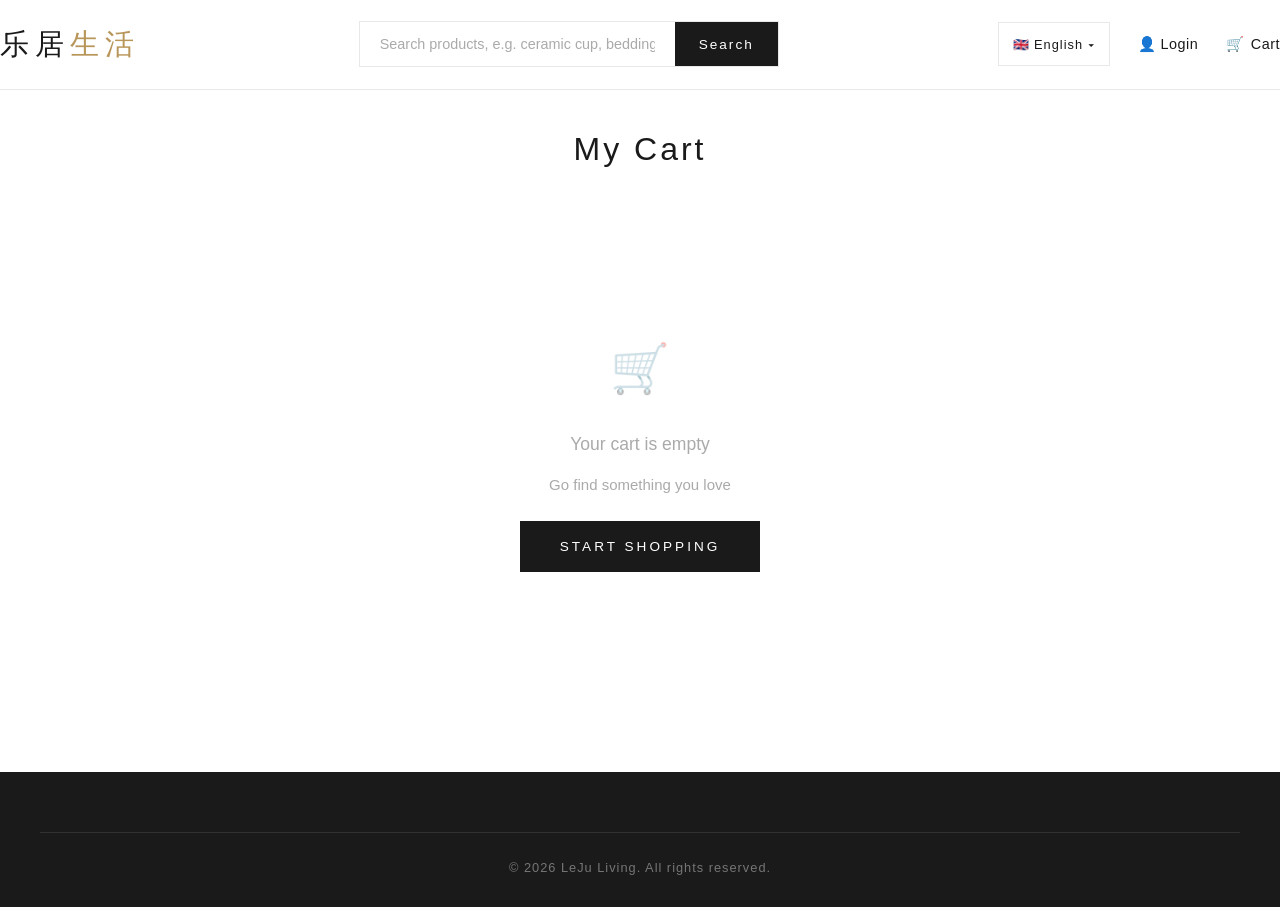
<file: cart.html>
<!DOCTYPE html>
<html lang="zh-CN">
<head>
  <meta charset="UTF-8">
  <meta name="viewport" content="width=device-width, initial-scale=1.0">
  <title>购物车 - 乐居生活</title>
  <link rel="stylesheet" href="css/style.css">
</head>
<body>

<header class="site-header">
  <div class="container header-top">
    <div class="logo"><a href="store.html">乐居<span>生活</span></a></div>
    <div class="header-search">
      <input type="text" id="searchInput">
      <button onclick="handleSearch()" id="searchBtn"></button>
    </div>
    <div class="header-actions">
      <div id="langSwitcher"></div>
      <a href="login.html" id="userLink">&#x1F464;</a>
      <a href="cart.html">&#x1F6D2; <span id="cartLabel"></span> <span class="cart-count" id="cartCount">0</span></a>
    </div>
  </div>
</header>

<div class="container">
  <h2 class="section-title" style="padding-top:32px" id="cartTitle"></h2>
  <div class="cart-page" id="cartPage"></div>
</div>

<footer class="site-footer" style="margin-top:60px">
  <div class="container">
    <div class="footer-bottom" id="footerCopyright"></div>
  </div>
</footer>

<div class="toast" id="toast"></div>
<script src="js/i18n.js"></script>
<script src="js/app.js"></script>
<script>
  applyPageI18n();
  setText('cartTitle', t('cart_title'));

  const FREE_SHIPPING_THRESHOLD = 99;

  function renderCart() {
    const cart = getCart();
    const page = document.getElementById('cartPage');

    if (cart.length === 0) {
      page.innerHTML = `
        <div class="cart-empty" style="grid-column:1/-1">
          <div class="icon">&#x1F6D2;</div>
          <h3>${t('cart_empty_title')}</h3>
          <p style="margin:12px 0 24px">${t('cart_empty_subtitle')}</p>
          <a href="products.html" class="btn btn-primary">${t('cart_go_shopping')}</a>
        </div>`;
      return;
    }

    let subtotal = 0;
    let itemsHtml = '';
    cart.forEach(item => {
      const p = products.find(pr => pr.id === item.id);
      if (!p) return;
      const lineTotal = p.price * item.qty;
      subtotal += lineTotal;
      itemsHtml += `
        <div class="cart-item">
          <div class="cart-item-image">${renderProductImage(p, 'card')}</div>
          <div class="cart-item-info">
            <h3><a href="product-detail.html?id=${p.id}">${getProductName(p)}</a></h3>
            <p class="spec">${getCategoryName(p.category)}</p>
            <div class="quantity-selector" style="margin:0">
              <button onclick="updateQty(${p.id}, -1)">-</button>
              <input type="number" value="${item.qty}" min="1" max="${p.stock}" onchange="setQty(${p.id}, this.value)" style="width:48px">
              <button onclick="updateQty(${p.id}, 1)">+</button>
            </div>
          </div>
          <div style="text-align:right">
            <div class="cart-item-price">${formatPrice(lineTotal)}</div>
            <button class="cart-item-remove" onclick="removeFromCart(${p.id})">${t('cart_remove')}</button>
          </div>
        </div>`;
    });

    const shipping = subtotal >= FREE_SHIPPING_THRESHOLD ? 0 : 10;
    const total = subtotal + shipping;
    const gap = FREE_SHIPPING_THRESHOLD - subtotal;

    page.innerHTML = `
      <div class="cart-items">${itemsHtml}</div>
      <div class="cart-summary">
        <h2>${t('order_summary')}</h2>
        <div class="summary-row"><span>${t('subtotal')}</span><span>${formatPrice(subtotal)}</span></div>
        <div class="summary-row"><span>${t('shipping')}</span><span>${shipping === 0 ? t('free_shipping') : formatPrice(shipping)}</span></div>
        ${gap > 0 ? `<div class="summary-row" style="font-size:.85rem;color:var(--accent)">${t('shipping_hint').replace('{n}', convertPrice(gap).toFixed(2))}</div>` : ''}
        <div class="summary-row total"><span>${t('total')}</span><span>${formatPrice(total)}</span></div>
        <a href="checkout.html" class="btn btn-primary btn-block" style="margin-top:20px">${t('go_checkout')}</a>
        <a href="products.html" class="btn btn-outline btn-block" style="margin-top:10px;border-color:var(--primary);color:var(--primary)">${t('continue_shopping')}</a>
      </div>`;
  }

  function updateQty(id, delta) {
    const cart = getCart();
    const item = cart.find(i => i.id === id);
    if (item) {
      item.qty += delta;
      if (item.qty < 1) item.qty = 1;
      const p = products.find(pr => pr.id === id);
      if (p && item.qty > p.stock) item.qty = p.stock;
      saveCart(cart);
      renderCart();
      updateCartCount();
    }
  }

  function setQty(id, val) {
    const cart = getCart();
    const item = cart.find(i => i.id === id);
    if (item) {
      let q = parseInt(val);
      if (isNaN(q) || q < 1) q = 1;
      const p = products.find(pr => pr.id === id);
      if (p && q > p.stock) q = p.stock;
      item.qty = q;
      saveCart(cart);
      renderCart();
      updateCartCount();
    }
  }

  function removeFromCart(id) {
    let cart = getCart().filter(i => i.id !== id);
    saveCart(cart);
    renderCart();
    updateCartCount();
    showToast(t('cart_removed'));
  }

  renderCart();
  updateCartCount();
  updateUserLink();
</script>
</body>
</html>
</file>
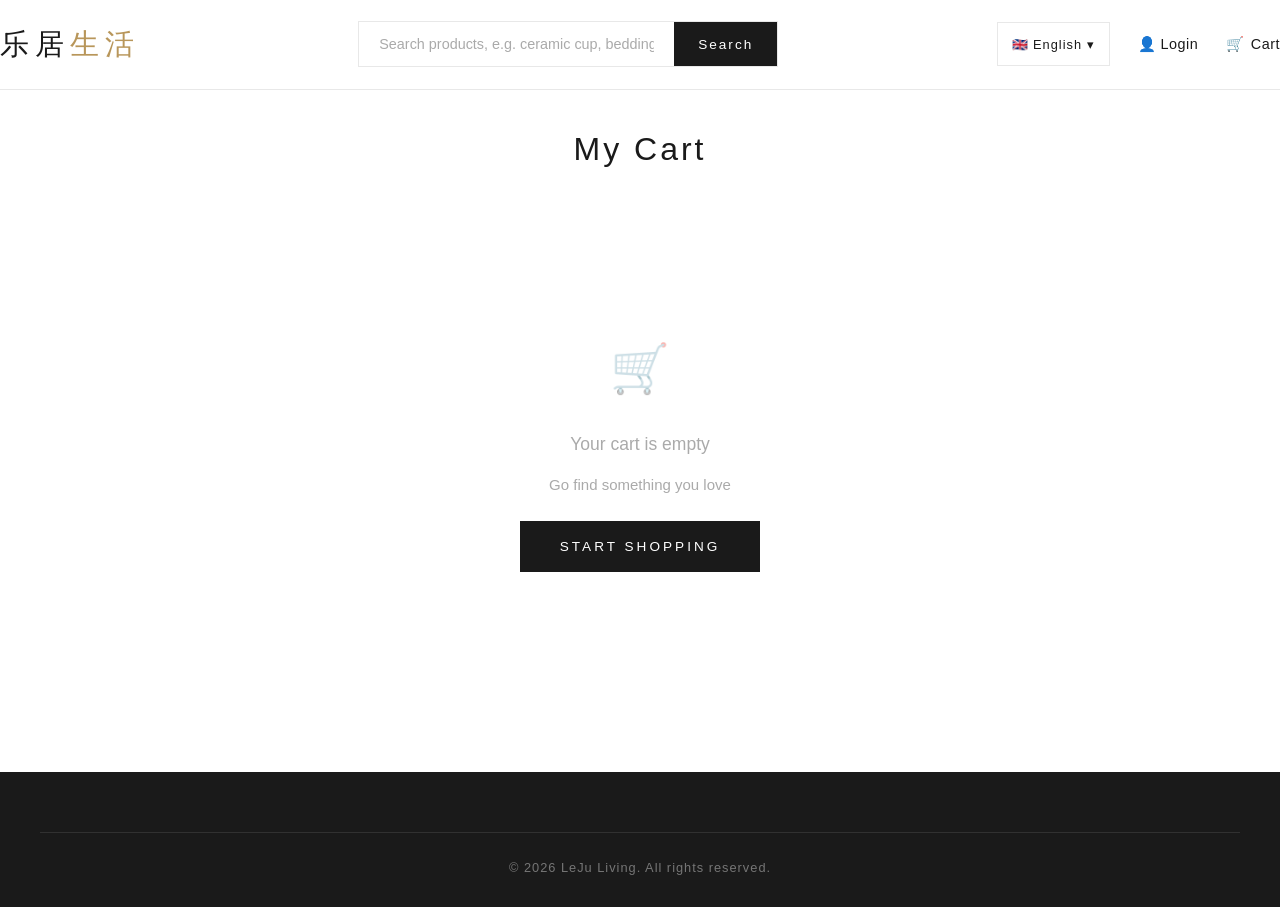
<file: checkout.html>
<!DOCTYPE html>
<html lang="zh-CN">
<head>
  <meta charset="UTF-8">
  <meta name="viewport" content="width=device-width, initial-scale=1.0">
  <title>结算 - 乐居生活</title>
  <link rel="stylesheet" href="css/style.css">
</head>
<body>

<header class="site-header">
  <div class="container header-top">
    <div class="logo"><a href="store.html">乐居<span>生活</span></a></div>
    <div class="header-actions">
      <div id="langSwitcher"></div>
      <a href="login.html" id="userLink">&#x1F464;</a>
      <a href="cart.html">&#x1F6D2; <span id="cartLabel"></span> <span class="cart-count" id="cartCount">0</span></a>
    </div>
  </div>
</header>

<div class="container">
  <div class="checkout-page" id="checkoutPage">
    <div>
      <div class="form-section">
        <h2 id="addressTitle"></h2>
        <div class="form-row">
          <div class="form-group">
            <label id="labelName"></label>
            <input type="text" id="name" required>
          </div>
          <div class="form-group">
            <label id="labelPhone"></label>
            <input type="tel" id="phone" required>
          </div>
        </div>
        <div class="form-row">
          <div class="form-group">
            <label id="labelRegion"></label>
            <select id="region"></select>
          </div>
          <div class="form-group">
            <label id="labelZip"></label>
            <input type="text" id="zipcode">
          </div>
        </div>
        <div class="form-group">
          <label id="labelAddress"></label>
          <textarea id="address" rows="2"></textarea>
        </div>
        <div class="form-group">
          <label id="labelNote"></label>
          <textarea id="note" rows="2"></textarea>
        </div>
      </div>

      <div class="form-section">
        <h2 id="paymentTitle"></h2>
        <div class="payment-methods">
          <label class="payment-option selected" onclick="selectPayment(this)">
            <input type="radio" name="payment" value="wechat" checked>
            <span style="font-size:1.3rem">&#x1F4F1;</span>
            <div><strong id="payWechat"></strong><br><small style="color:var(--text-light)" id="payWechatDesc"></small></div>
          </label>
          <label class="payment-option" onclick="selectPayment(this)">
            <input type="radio" name="payment" value="alipay">
            <span style="font-size:1.3rem">&#x1F4B3;</span>
            <div><strong id="payAlipay"></strong><br><small style="color:var(--text-light)" id="payAlipayDesc"></small></div>
          </label>
          <label class="payment-option" onclick="selectPayment(this)">
            <input type="radio" name="payment" value="cod">
            <span style="font-size:1.3rem">&#x1F4E6;</span>
            <div><strong id="payCod"></strong><br><small style="color:var(--text-light)" id="payCodDesc"></small></div>
          </label>
        </div>
      </div>
    </div>
    <div>
      <div class="cart-summary" id="orderSummary"></div>
    </div>
  </div>
</div>

<footer class="site-footer" style="margin-top:60px">
  <div class="container">
    <div class="footer-bottom" id="footerCopyright"></div>
  </div>
</footer>

<div class="toast" id="toast"></div>
<script src="js/i18n.js"></script>
<script src="js/app.js"></script>
<script>
  applyPageI18n();

  // 应用文本
  setText('addressTitle', t('checkout_address'));
  setText('labelName', t('checkout_name'));
  document.getElementById('name').placeholder = t('checkout_name_ph');
  setText('labelPhone', t('checkout_phone'));
  document.getElementById('phone').placeholder = t('checkout_phone_ph');
  setText('labelRegion', t('checkout_region'));
  setText('labelZip', t('checkout_zip'));
  document.getElementById('zipcode').placeholder = t('checkout_zip_ph');
  setText('labelAddress', t('checkout_address_detail'));
  document.getElementById('address').placeholder = t('checkout_address_ph');
  setText('labelNote', t('checkout_note'));
  document.getElementById('note').placeholder = t('checkout_note_ph');
  setText('paymentTitle', t('checkout_payment'));
  setText('payWechat', t('pay_wechat'));
  setText('payWechatDesc', t('pay_wechat_desc'));
  setText('payAlipay', t('pay_alipay'));
  setText('payAlipayDesc', t('pay_alipay_desc'));
  setText('payCod', t('pay_cod'));
  setText('payCodDesc', t('pay_cod_desc'));

  // 城市选项
  const regionSel = document.getElementById('region');
  regionSel.innerHTML = `<option value="">${t('checkout_region_ph')}</option>` + t('cities').map(c => `<option>${c}</option>`).join('');

  function selectPayment(el) {
    document.querySelectorAll('.payment-option').forEach(p => p.classList.remove('selected'));
    el.classList.add('selected');
    el.querySelector('input').checked = true;
  }

  function renderOrderSummary() {
    const cart = getCart();
    if (cart.length === 0) { location.href = 'cart.html'; return; }

    let subtotal = 0;
    let itemsHtml = '';
    cart.forEach(item => {
      const p = products.find(pr => pr.id === item.id);
      if (!p) return;
      const lineTotal = p.price * item.qty;
      subtotal += lineTotal;
      itemsHtml += `<div style="display:flex;justify-content:space-between;margin-bottom:10px;font-size:.9rem"><span>${getProductName(p)} x${item.qty}</span><span>${formatPrice(lineTotal)}</span></div>`;
    });

    const shipping = subtotal >= 99 ? 0 : 10;
    const total = subtotal + shipping;

    document.getElementById('orderSummary').innerHTML = `
      <h2>${t('order_summary')}</h2>
      ${itemsHtml}
      <div style="border-top:1px solid var(--border);padding-top:12px;margin-top:12px">
        <div class="summary-row"><span>${t('subtotal')}</span><span>${formatPrice(subtotal)}</span></div>
        <div class="summary-row"><span>${t('shipping')}</span><span>${shipping === 0 ? t('free_shipping') : formatPrice(shipping)}</span></div>
        <div class="summary-row total"><span>${t('total_due')}</span><span>${formatPrice(total)}</span></div>
      </div>
      <button class="btn btn-primary btn-block" style="margin-top:20px" onclick="submitOrder()">${t('submit_order')}</button>
      <a href="cart.html" style="display:block;text-align:center;margin-top:12px;font-size:.9rem;color:var(--primary)">${t('back_to_cart')}</a>`;
  }

  function submitOrder() {
    const name = document.getElementById('name').value.trim();
    const phone = document.getElementById('phone').value.trim();
    const region = document.getElementById('region').value;
    const address = document.getElementById('address').value.trim();

    if (!name) { showToast(t('err_name')); return; }
    if (!phone || phone.length < 8) { showToast(t('err_phone')); return; }
    if (!region) { showToast(t('err_region')); return; }
    if (!address) { showToast(t('err_address')); return; }

    const user = getUser();
    if (!user) { showToast(t('err_login_first')); setTimeout(() => location.href = 'login.html', 1500); return; }

    const order = {
      id: 'ORD' + Date.now(),
      items: getCart(),
      address: { name, phone, region, address, note: document.getElementById('note').value },
      payment: document.querySelector('input[name="payment"]:checked').value,
      time: new Date().toLocaleString(),
      status: t('order_status_pending')
    };
    const orders = JSON.parse(localStorage.getItem('leju_orders') || '[]');
    orders.push(order);
    localStorage.setItem('leju_orders', JSON.stringify(orders));
    saveCart([]);
    updateCartCount();

    document.getElementById('checkoutPage').innerHTML = `
      <div style="grid-column:1/-1;text-align:center;padding:80px 20px">
        <div style="font-size:4rem;margin-bottom:16px">&#x2705;</div>
        <h2 style="margin-bottom:12px">${t('order_success')}</h2>
        <p style="color:var(--text-light);margin-bottom:8px">${t('order_number')}：${order.id}</p>
        <p style="color:var(--text-light);margin-bottom:32px">${t('order_ship_soon')}</p>
        <a href="store.html" class="btn btn-primary">${t('back_to_home')}</a>
        <a href="products.html" class="btn btn-outline" style="margin-left:12px;border-color:var(--primary);color:var(--primary)">${t('continue_shopping')}</a>
      </div>`;
  }

  renderOrderSummary();
  updateCartCount();
  updateUserLink();
</script>
</body>
</html>
</file>
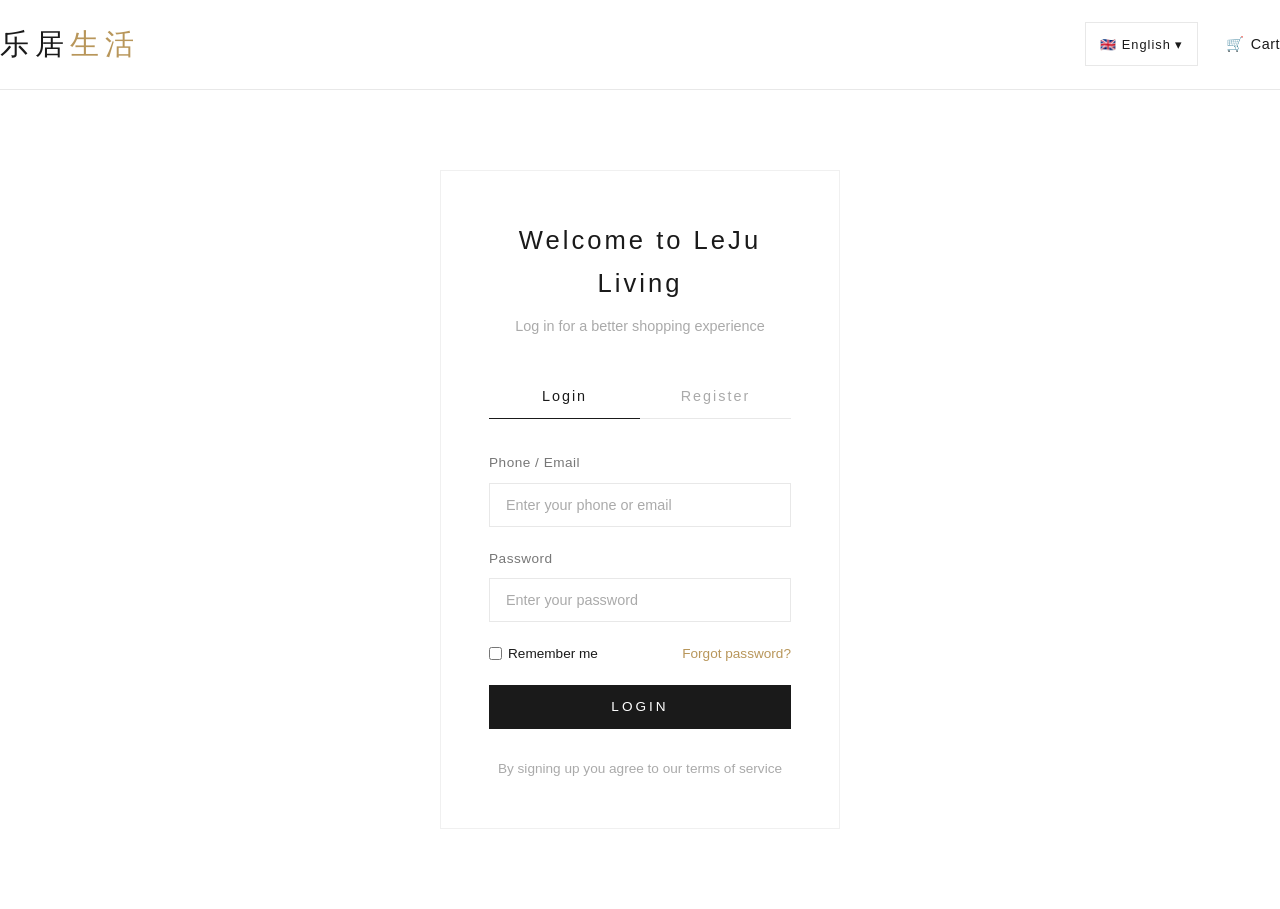
<file: login.html>
<!DOCTYPE html>
<html lang="zh-CN">
<head>
  <meta charset="UTF-8">
  <meta name="viewport" content="width=device-width, initial-scale=1.0">
  <title>登录/注册 - 乐居生活</title>
  <link rel="stylesheet" href="css/style.css">
</head>
<body>

<header class="site-header">
  <div class="container header-top">
    <div class="logo"><a href="store.html">乐居<span>生活</span></a></div>
    <div class="header-actions">
      <div id="langSwitcher"></div>
      <a href="cart.html">&#x1F6D2; <span id="cartLabel"></span> <span class="cart-count" id="cartCount">0</span></a>
    </div>
  </div>
</header>

<div class="auth-page">
  <div class="auth-card" id="authCard">
    <h1 id="authWelcome"></h1>
    <p class="subtitle" id="authSubtitle"></p>

    <div class="auth-tabs">
      <button class="active" onclick="switchAuth('login')" id="tabLogin"></button>
      <button onclick="switchAuth('register')" id="tabRegister"></button>
    </div>

    <form class="auth-form active" id="loginForm" onsubmit="handleLogin(event)">
      <div class="form-group">
        <label id="labelAccount"></label>
        <input type="text" id="loginAccount" required>
      </div>
      <div class="form-group">
        <label id="labelPassword"></label>
        <input type="password" id="loginPassword" required>
      </div>
      <div style="display:flex;justify-content:space-between;align-items:center;margin-bottom:20px;font-size:.85rem">
        <label style="display:flex;align-items:center;gap:6px;cursor:pointer">
          <input type="checkbox" id="rememberMe"> <span id="labelRemember"></span>
        </label>
        <a href="#" style="color:var(--accent)" id="labelForgot"></a>
      </div>
      <button type="submit" class="btn btn-primary btn-block" id="btnLogin"></button>
    </form>

    <form class="auth-form" id="registerForm" onsubmit="handleRegister(event)">
      <div class="form-group">
        <label id="labelNickname"></label>
        <input type="text" id="regName" required>
      </div>
      <div class="form-group">
        <label id="labelRegPhone"></label>
        <input type="tel" id="regPhone" required>
      </div>
      <div class="form-group">
        <label id="labelRegEmail"></label>
        <input type="email" id="regEmail">
      </div>
      <div class="form-group">
        <label id="labelRegPwd"></label>
        <input type="password" id="regPassword" required minlength="6">
      </div>
      <div class="form-group">
        <label id="labelConfirm"></label>
        <input type="password" id="regConfirm" required>
      </div>
      <div style="margin-bottom:20px">
        <label style="display:flex;align-items:flex-start;gap:8px;cursor:pointer;font-size:.85rem;line-height:1.5">
          <input type="checkbox" id="agreeTerms" required style="margin-top:3px">
          <span id="agreeText"></span>
        </label>
      </div>
      <button type="submit" class="btn btn-primary btn-block" id="btnRegister"></button>
    </form>

    <div class="auth-footer"><p id="authFooter"></p></div>
  </div>
</div>

<div class="toast" id="toast"></div>
<script src="js/i18n.js"></script>
<script src="js/app.js"></script>
<script>
  applyPageI18n();

  // 设置文本
  setText('authWelcome', t('auth_welcome'));
  setText('authSubtitle', t('auth_subtitle'));
  setText('tabLogin', t('auth_login'));
  setText('tabRegister', t('auth_register'));
  setText('labelAccount', t('auth_account'));
  document.getElementById('loginAccount').placeholder = t('auth_account_ph');
  setText('labelPassword', t('auth_password'));
  document.getElementById('loginPassword').placeholder = t('auth_password_ph');
  setText('labelRemember', t('auth_remember'));
  setText('labelForgot', t('auth_forgot'));
  setText('btnLogin', t('auth_login'));
  setText('labelNickname', t('auth_nickname'));
  document.getElementById('regName').placeholder = t('auth_nickname_ph');
  setText('labelRegPhone', t('auth_phone'));
  document.getElementById('regPhone').placeholder = t('auth_phone_ph');
  setText('labelRegEmail', t('auth_email'));
  document.getElementById('regEmail').placeholder = t('auth_email_ph');
  setText('labelRegPwd', t('auth_password'));
  document.getElementById('regPassword').placeholder = t('auth_password_min');
  setText('labelConfirm', t('auth_confirm'));
  document.getElementById('regConfirm').placeholder = t('auth_confirm_ph');
  document.getElementById('agreeText').innerHTML = `${t('auth_agree')} <a href="#" style="color:var(--primary)">${t('auth_terms')}</a> ${getCurrentLang() === 'zh' ? '和' : '&'} <a href="index.html" style="color:var(--primary)">${t('auth_privacy')}</a>`;
  setText('btnRegister', t('auth_register'));
  setText('authFooter', t('auth_footer'));

  function switchAuth(type) {
    document.querySelectorAll('.auth-tabs button').forEach((b, i) => {
      b.classList.toggle('active', (type === 'login' && i === 0) || (type === 'register' && i === 1));
    });
    document.getElementById('loginForm').classList.toggle('active', type === 'login');
    document.getElementById('registerForm').classList.toggle('active', type === 'register');
  }

  function handleLogin(e) {
    e.preventDefault();
    const account = document.getElementById('loginAccount').value.trim();
    const password = document.getElementById('loginPassword').value;
    const users = JSON.parse(localStorage.getItem('leju_users') || '[]');
    const user = users.find(u => (u.phone === account || u.email === account) && u.password === password);

    if (user) {
      localStorage.setItem('leju_user', JSON.stringify({ name: user.name, phone: user.phone, email: user.email }));
      showToast(t('auth_login_success'));
    } else {
      localStorage.setItem('leju_user', JSON.stringify({ name: account.split('@')[0], phone: account, email: '' }));
      showToast(t('auth_login_ok'));
    }
    setTimeout(() => location.href = 'store.html', 1000);
  }

  function handleRegister(e) {
    e.preventDefault();
    const name = document.getElementById('regName').value.trim();
    const phone = document.getElementById('regPhone').value.trim();
    const email = document.getElementById('regEmail').value.trim();
    const password = document.getElementById('regPassword').value;
    const confirm = document.getElementById('regConfirm').value;

    if (!name) { showToast(t('err_nickname')); return; }
    if (phone.length < 8) { showToast(t('err_phone_invalid')); return; }
    if (password.length < 6) { showToast(t('err_pwd_short')); return; }
    if (password !== confirm) { showToast(t('err_pwd_mismatch')); return; }
    if (!document.getElementById('agreeTerms').checked) { showToast(t('err_agree')); return; }

    const users = JSON.parse(localStorage.getItem('leju_users') || '[]');
    if (users.some(u => u.phone === phone)) { showToast(t('err_phone_exists')); return; }
    users.push({ name, phone, email, password });
    localStorage.setItem('leju_users', JSON.stringify(users));
    localStorage.setItem('leju_user', JSON.stringify({ name, phone, email }));

    showToast(t('auth_register_success'));
    setTimeout(() => location.href = 'store.html', 1000);
  }

  // 已登录则显示个人中心
  const user = getUser();
  if (user) {
    document.getElementById('authCard').innerHTML = `
      <h1>${t('auth_center')}</h1>
      <p class="subtitle">${t('auth_welcome_back')}，${user.name}</p>
      <div style="text-align:center;padding:32px 0">
        <div style="font-size:4rem;margin-bottom:16px">&#x1F464;</div>
        <h3 style="margin-bottom:8px">${user.name}</h3>
        <p style="color:var(--text-light);margin-bottom:32px">${user.phone}</p>
        <div style="display:flex;flex-direction:column;gap:12px;max-width:280px;margin:0 auto">
          <a href="#" class="btn btn-outline" style="border-color:var(--primary);color:var(--primary)" onclick="viewOrders()">${t('auth_my_orders')}</a>
          <button class="btn btn-outline" style="border-color:#e63946;color:#e63946" onclick="logout()">${t('auth_logout')}</button>
        </div>
      </div>`;
  }

  function viewOrders() {
    const orders = JSON.parse(localStorage.getItem('leju_orders') || '[]');
    if (orders.length === 0) { showToast(t('auth_no_orders')); return; }
    let html = `<h1>${t('auth_my_orders')}</h1><div style="margin-top:24px">`;
    orders.reverse().forEach(o => {
      html += `<div style="background:var(--bg);padding:16px;border-radius:var(--radius);margin-bottom:12px">
        <div style="display:flex;justify-content:space-between;margin-bottom:8px"><strong>${o.id}</strong><span style="color:var(--primary)">${o.status}</span></div>
        <div style="font-size:.85rem;color:var(--text-light)">${o.time} | ${o.items.length} ${t('auth_items')}</div>
      </div>`;
    });
    html += `</div><button class="btn btn-outline btn-block" style="margin-top:20px;border-color:var(--primary);color:var(--primary)" onclick="location.reload()">${t('auth_back')}</button>`;
    document.getElementById('authCard').innerHTML = html;
  }

  function logout() {
    localStorage.removeItem('leju_user');
    showToast(t('auth_logged_out'));
    setTimeout(() => location.reload(), 800);
  }

  updateCartCount();
</script>
</body>
</html>
</file>
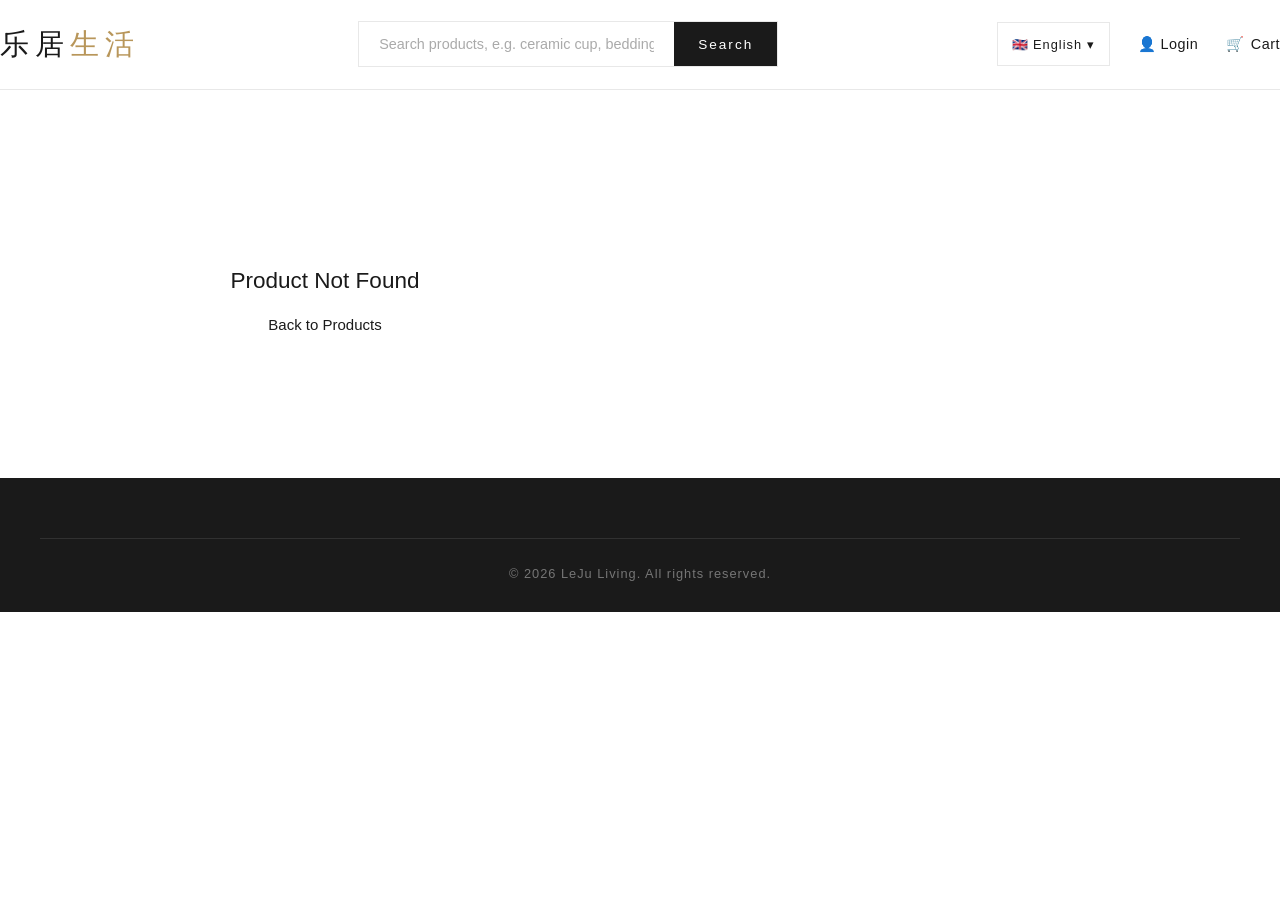
<file: product-detail.html>
<!DOCTYPE html>
<html lang="zh-CN">
<head>
  <meta charset="UTF-8">
  <meta name="viewport" content="width=device-width, initial-scale=1.0">
  <title>商品详情 - 乐居生活</title>
  <link rel="stylesheet" href="css/style.css">
</head>
<body>

<header class="site-header">
  <div class="container header-top">
    <div class="logo"><a href="store.html">乐居<span>生活</span></a></div>
    <div class="header-search">
      <input type="text" id="searchInput">
      <button onclick="handleSearch()" id="searchBtn"></button>
    </div>
    <div class="header-actions">
      <div id="langSwitcher"></div>
      <a href="login.html" id="userLink">&#x1F464;</a>
      <a href="cart.html">&#x1F6D2; <span id="cartLabel"></span> <span class="cart-count" id="cartCount">0</span></a>
    </div>
  </div>
</header>

<div class="container">
  <div class="detail-breadcrumb" id="breadcrumb"></div>
  <div class="product-detail" id="productDetail"></div>
  <div id="productDetailBelow"></div>
</div>

<footer class="site-footer">
  <div class="container">
    <div class="footer-bottom" id="footerCopyright"></div>
  </div>
</footer>

<div class="toast" id="toast"></div>
<script src="js/i18n.js"></script>
<script src="js/app.js"></script>
<script>
  applyPageI18n();

  const params = new URLSearchParams(location.search);
  const productId = parseInt(params.get('id'));
  const product = products.find(p => p.id === productId);

  if (!product) {
    document.getElementById('productDetail').innerHTML = `<div style="text-align:center;padding:80px 20px"><h2>${t('product_not_found')}</h2><p style="margin-top:12px"><a href="products.html" style="color:var(--primary)">${t('back_to_list')}</a></p></div>`;
  } else {
    const name = getProductName(product);
    const desc = getProductDesc(product);
    const detail = getProductDetail(product);
    const rich = getProductRichInfo(product.id);
    document.title = name + ' - LeJu Living';

    // Breadcrumb
    document.getElementById('breadcrumb').innerHTML = `<a href="store.html">首页</a><span>›</span><a href="products.html?cat=${product.category}">${getCategoryName(product.category)}</a><span>›</span>${name}`;

    // Price savings
    const hasSale = product.originalPrice && product.originalPrice > product.price;
    const saveAmt = hasSale ? (product.originalPrice - product.price).toFixed(0) : 0;
    const savePct = hasSale ? Math.round((1 - product.price / product.originalPrice) * 100) : 0;

    // Variant chips HTML
    let variantHtml = '';
    if (rich.variants && rich.variants.length) {
      variantHtml = rich.variants.map(v => `
        <div class="detail-option-section">
          <div class="detail-option-label">${v.label}：<span id="selected_${v.type}" style="color:var(--accent);font-weight:400">${v.options[0]}</span></div>
          <div class="detail-option-chips">
            ${v.options.map((opt, i) => `<div class="detail-chip${i === 0 ? ' selected' : ''}" onclick="selectVariant(this, '${v.type}')">${opt}</div>`).join('')}
          </div>
        </div>
      `).join('');
    }

    // Tags
    const tags = [];
    if (product.featured) tags.push('<span class="detail-tag detail-tag-hot">人气之选</span>');
    if (product.isNew) tags.push('<span class="detail-tag detail-tag-new">新品上市</span>');
    if (hasSale) tags.push('<span class="detail-tag detail-tag-sale">限时特惠</span>');
    tags.push('<span class="detail-tag detail-tag-free">满99包邮</span>');

    // Stock text
    let stockText = '';
    if (product.stock > 100) stockText = '<span style="color:#2d6a4f">现货充足，48小时内发货</span>';
    else if (product.stock > 20) stockText = `<span style="color:#2d6a4f">有货（剩余${product.stock}件）</span>`;
    else if (product.stock > 0) stockText = `<span style="color:#d72c0d">仅剩${product.stock}件，抓紧入手</span>`;
    else stockText = '<span style="color:#d72c0d">暂时缺货，可预约到货提醒</span>';

    // Main product area
    document.getElementById('productDetail').innerHTML = `
      <div class="detail-gallery-wrap">
        <div class="detail-gallery-main" id="mainGallery">
          ${product.badge ? `<div class="detail-gallery-badge">${product.badge}</div>` : ''}
          ${renderProductImage(product, 'detail')}
        </div>
        <div class="detail-gallery-thumbs">
          ${product.images && product.images.length > 1 ? renderGalleryThumbs(product) : `
          <div class="detail-gallery-thumb active">${product.icon}</div>`}
        </div>
      </div>
      <div class="detail-info detail-top-info">
        <div class="detail-tag-row">${tags.join('')}</div>
        <h1>${name}</h1>
        ${rich.subtitle ? `<p style="color:var(--text-light);font-size:.92rem;margin:-8px 0 16px;letter-spacing:.5px">${rich.subtitle}</p>` : ''}

        <div class="detail-price-block">
          <div class="detail-price-row">
            <span class="detail-price-now">${formatPrice(product.price)}</span>
            ${hasSale ? `<span class="detail-price-was">${formatPrice(product.originalPrice)}</span>` : ''}
            ${hasSale ? `<span class="detail-price-save">省 ¥${saveAmt}（${savePct}% OFF）</span>` : ''}
          </div>
          <div class="detail-price-note">${hasSale ? '活动价格，随时可能恢复原价' : '品质之选，物超所值'}</div>
        </div>

        ${hasSale && product.price < 99 ? `<div class="detail-promo-bar">🎁 再凑 <strong>¥${(99 - product.price).toFixed(0)}</strong> 即可享受 <strong>全场包邮</strong>，去看看其他好物 → <a href="products.html" style="color:#6d4c00;text-decoration:underline">凑单专区</a></div>` : ''}

        <div class="detail-short-desc">${desc}</div>

        ${variantHtml}

        <div class="detail-option-section">
          <div class="detail-option-label">库存状态</div>
          <div style="font-size:.88rem">${stockText}</div>
        </div>

        <div class="quantity-selector">
          <button onclick="changeQty(-1)">-</button>
          <input type="number" id="qtyInput" value="1" min="1" max="${product.stock}" onchange="validateQty()">
          <button onclick="changeQty(1)">+</button>
        </div>
        <div class="detail-actions">
          <button class="btn btn-primary" onclick="addToCart(${product.id}, getQty())" ${product.stock <= 0 ? 'disabled style="opacity:.5;cursor:not-allowed"' : ''}>${product.stock > 0 ? t('add_to_cart') : '暂时缺货'}</button>
          <button class="btn btn-outline" style="border-color:var(--primary);color:var(--primary)" onclick="addToCart(${product.id}, getQty()); location.href='cart.html'" ${product.stock <= 0 ? 'disabled style="opacity:.5;cursor:not-allowed"' : ''}>${t('buy_now')}</button>
        </div>

        <div class="detail-trust">
          <div class="detail-trust-item"><div class="detail-trust-icon">✅</div><div class="detail-trust-text">正品保证<br>假一赔十</div></div>
          <div class="detail-trust-item"><div class="detail-trust-icon">🚚</div><div class="detail-trust-text">满99包邮<br>48h发货</div></div>
          <div class="detail-trust-item"><div class="detail-trust-icon">🔄</div><div class="detail-trust-text">7天无理由<br>退换货</div></div>
          <div class="detail-trust-item"><div class="detail-trust-icon">🛡️</div><div class="detail-trust-text">一年质保<br>售后无忧</div></div>
        </div>
      </div>`;

    // Below-the-fold: detailed tabs
    const reviewsHtml = buildReviewsHtml(rich);
    const specsHtml = buildSpecsHtml(rich, product);
    const storyHtml = buildStoryHtml(rich);
    const careHtml = buildCareHtml(rich);
    const faqHtml = buildFaqHtml(rich);

    document.getElementById('productDetailBelow').innerHTML = `
      <div class="detail-tabs-v2">
        <div class="tab-headers-v2">
          <button class="tab-btn active" onclick="switchTabV2(this, 'panel-detail')">商品详情</button>
          <button class="tab-btn" onclick="switchTabV2(this, 'panel-spec')">规格参数</button>
          <button class="tab-btn" onclick="switchTabV2(this, 'panel-care')">使用指南</button>
          <button class="tab-btn" onclick="switchTabV2(this, 'panel-faq')">常见问题</button>
          <button class="tab-btn" onclick="switchTabV2(this, 'panel-review')">用户评价（${rich.reviews ? rich.reviews.length : 0}）</button>
        </div>
        <div class="detail-tab-panel active" id="panel-detail">
          <p style="font-size:.95rem;line-height:2;color:var(--text-light);margin-bottom:32px">${detail || desc}</p>
          ${storyHtml}
        </div>
        <div class="detail-tab-panel" id="panel-spec">
          ${specsHtml}
        </div>
        <div class="detail-tab-panel" id="panel-care">
          ${careHtml}
        </div>
        <div class="detail-tab-panel" id="panel-faq">
          ${faqHtml}
        </div>
        <div class="detail-tab-panel" id="panel-review">
          ${reviewsHtml}
        </div>
      </div>

      <div class="detail-recommend" id="recommendSection"></div>
    `;

    // Render related products
    renderRelatedProducts();
  }

  // ===== Helper functions =====
  function buildSpecsHtml(rich, product) {
    const specs = rich.specs || [];
    if (!specs.length) return '<p class="muted">暂无规格参数</p>';
    return `
      <table class="spec-table">
        ${specs.map(([label, val]) => `<tr><th>${label}</th><td>${val}</td></tr>`).join('')}
        <tr><th>品牌</th><td>乐居生活 LeJu Living</td></tr>
        <tr><th>售后保障</th><td>7天无理由退换 · 一年质保 · 全国联保</td></tr>
      </table>
    `;
  }

  function buildStoryHtml(rich) {
    if (!rich.story || !rich.story.length) return '';
    return `<div class="detail-story">${rich.story.map(s => `
      <div class="detail-story-block">
        <div class="detail-story-img">${s.icon}</div>
        <div class="detail-story-text">
          <h3>${s.title}</h3>
          <p>${s.text}</p>
        </div>
      </div>
    `).join('')}</div>`;
  }

  function buildCareHtml(rich) {
    if (!rich.care || !rich.care.length) return '<p style="color:var(--text-light)">暂无使用指南</p>';
    return `<div class="care-grid">${rich.care.map(c => `
      <div class="care-card">
        <div class="care-icon">${c.icon}</div>
        <div class="care-title">${c.title}</div>
        <div class="care-desc">${c.desc}</div>
      </div>
    `).join('')}</div>`;
  }

  function buildFaqHtml(rich) {
    if (!rich.faq || !rich.faq.length) return '<p style="color:var(--text-light)">暂无常见问题</p>';
    return `<div class="faq-list">${rich.faq.map((f, i) => `
      <div class="faq-item" onclick="toggleFaq(this)">
        <div class="faq-q">${f.q}</div>
        <div class="faq-a">${f.a}</div>
      </div>
    `).join('')}
    <div style="margin-top:20px;padding:16px;background:var(--bg-warm);font-size:.85rem;color:var(--text-light)">
      💬 还有其他疑问？联系我们的客服：<strong>400-888-9999</strong>（工作日 9:00-18:00）
    </div>
    </div>`;
  }

  function buildReviewsHtml(rich) {
    const reviews = rich.reviews || [];
    if (!reviews.length) {
      return `<div style="text-align:center;padding:40px;color:var(--text-muted)">
        <div style="font-size:2.5rem;margin-bottom:12px">📝</div>
        <p style="font-size:.95rem;margin-bottom:8px">暂无评价</p>
        <p style="font-size:.82rem">购买后欢迎分享你的使用体验~</p>
      </div>`;
    }
    const avgScore = (reviews.reduce((s, r) => s + r.stars, 0) / reviews.length).toFixed(1);
    const starCounts = [5,4,3,2,1].map(s => ({ stars: s, count: reviews.filter(r => r.stars === s).length }));

    return `
      <div class="review-summary">
        <div class="review-score">
          <div class="review-score-num">${avgScore}</div>
          <div class="review-score-stars">${'★'.repeat(Math.round(avgScore))}${'☆'.repeat(5-Math.round(avgScore))}</div>
          <div class="review-score-count">${reviews.length} 条评价</div>
        </div>
        <div class="review-bars">
          ${starCounts.map(s => `
            <div class="review-bar-row">
              <div class="review-bar-label">${s.stars}星</div>
              <div class="review-bar"><div class="review-bar-fill" style="width:${reviews.length ? (s.count/reviews.length*100) : 0}%"></div></div>
              <div class="review-bar-pct">${s.count}</div>
            </div>
          `).join('')}
        </div>
      </div>
      ${reviews.map(r => `
        <div class="review-card">
          <div class="review-card-top">
            <div class="review-avatar">${r.name.charAt(0)}</div>
            <div class="review-name">${r.name}</div>
            <div class="review-date">${r.date}</div>
          </div>
          <div class="review-stars">${'★'.repeat(r.stars)}${'☆'.repeat(5-r.stars)}</div>
          <div class="review-text">${r.text}</div>
          ${r.tags ? r.tags.map(tag => `<span class="review-tag">${tag}</span>`).join('') : ''}
        </div>
      `).join('')}
    `;
  }

  function renderRelatedProducts() {
    const related = products.filter(p => p.category === product.category && p.id !== product.id).slice(0, 4);
    if (!related.length) return;
    const section = document.getElementById('recommendSection');
    section.innerHTML = `
      <h2>搭配推荐 · 一起看看</h2>
      <div class="products-grid">${related.map(p => {
        const pName = getProductName(p);
        return `
          <div class="product-card">
            <a href="product-detail.html?id=${p.id}">
              <div class="product-image">${p.badge ? `<span class="product-badge">${p.badge}</span>` : ''}${renderProductImage(p, 'card')}</div>
            </a>
            <div class="product-info">
              <h3><a href="product-detail.html?id=${p.id}">${pName}</a></h3>
              <div class="product-price">
                <span class="price-current">${formatPrice(p.price)}</span>
                ${p.originalPrice ? `<span class="price-original">${formatPrice(p.originalPrice)}</span>` : ''}
              </div>
              <div class="product-actions">
                <button class="btn btn-primary btn-sm" onclick="addToCart(${p.id})">加入购物车</button>
              </div>
            </div>
          </div>`;
      }).join('')}</div>
    `;
  }

  // ===== Interaction functions =====
  function getQty() { return parseInt(document.getElementById('qtyInput').value) || 1; }
  function changeQty(d) {
    const input = document.getElementById('qtyInput');
    let v = parseInt(input.value) + d;
    if (v < 1) v = 1;
    if (v > product.stock) v = product.stock;
    input.value = v;
  }
  function validateQty() {
    const input = document.getElementById('qtyInput');
    let v = parseInt(input.value);
    if (isNaN(v) || v < 1) input.value = 1;
    if (v > product.stock) input.value = product.stock;
  }
  function switchTabV2(btn, panelId) {
    document.querySelectorAll('.tab-btn').forEach(b => b.classList.remove('active'));
    document.querySelectorAll('.detail-tab-panel').forEach(p => { p.classList.remove('active'); p.style.display = 'none'; });
    btn.classList.add('active');
    const panel = document.getElementById(panelId);
    panel.style.display = 'block';
    panel.classList.add('active');
    panel.scrollIntoView({ behavior: 'smooth', block: 'start' });
  }
  function selectVariant(el, type) {
    el.parentElement.querySelectorAll('.detail-chip').forEach(c => c.classList.remove('selected'));
    el.classList.add('selected');
    const label = document.getElementById('selected_' + type);
    if (label) label.textContent = el.textContent;
  }
  function switchGalleryImg(el, src) {
    document.querySelectorAll('.detail-gallery-thumb').forEach(t => t.classList.remove('active'));
    el.classList.add('active');
    const gallery = document.getElementById('mainGallery');
    const badge = gallery.querySelector('.detail-gallery-badge');
    const badgeHtml = badge ? badge.outerHTML : '';
    gallery.innerHTML = badgeHtml + `<img src="${src}" alt="${product.name}" style="width:100%;height:100%;object-fit:cover" onerror="this.style.display='none';this.parentElement.insertAdjacentHTML('beforeend','<span style=font-size:10rem>${product.icon}</span>')">`;
  }
  function toggleFaq(item) {
    item.classList.toggle('open');
  }

  updateCartCount();
  updateUserLink();
</script>
</body>
</html>
</file>
<file: css/admin.css>
/* ========================================
   乐居生活 - Shopify 风格后台管理系统 v2
   全功能版本
   ======================================== */

:root {
  /* 与前台统一的配色方案 - 黑金极简风 */
  --sb-sidebar: #1a1a1a;
  --sb-sidebar-hover: #2a2a2a;
  --sb-sidebar-active: #333;
  --sb-sidebar-text: rgba(255,255,255,.6);
  --sb-sidebar-text-active: #fff;
  --sb-sidebar-width: 240px;
  --sb-bg: #f8f6f3;
  --sb-card: #fff;
  --sb-text: #1a1a1a;
  --sb-text-secondary: #777;
  --sb-text-muted: #aaa;
  --sb-border: #e8e8e8;
  --sb-border-light: #f0f0f0;
  --sb-primary: #1a1a1a;
  --sb-primary-hover: #333;
  --sb-primary-pressed: #000;
  --sb-primary-light: #f5f5f5;
  --sb-accent: #b8965a;
  --sb-accent-hover: #96783e;
  --sb-accent-light: #f7f2ea;
  --sb-success: #2d6a4f;
  --sb-success-bg: #ecf5f0;
  --sb-warning: #b98900;
  --sb-warning-bg: #fdf8ec;
  --sb-danger: #d72c0d;
  --sb-danger-bg: #fff4f4;
  --sb-info: #b8965a;
  --sb-info-bg: #f7f2ea;
  --sb-highlight: #b8965a;
  --sb-radius: 0px;
  --sb-radius-lg: 0px;
  --sb-shadow-sm: 0 1px 3px rgba(0,0,0,.04);
  --sb-shadow: 0 1px 3px rgba(0,0,0,.08);
  --sb-shadow-md: 0 4px 16px rgba(0,0,0,.08);
  --sb-shadow-lg: 0 8px 32px rgba(0,0,0,.12);
  --sb-font: -apple-system, "SF Pro Display", "Helvetica Neue", "PingFang SC", "Hiragino Sans GB", "Microsoft YaHei", sans-serif;
  --sb-transition: .3s cubic-bezier(.25,.1,.25,1);
}

/* ========== 暗黑模式 ========== */
body.dark-mode {
  --sb-bg: #0d0d0d;
  --sb-card: #1a1a1a;
  --sb-text: #e8e8e8;
  --sb-text-secondary: #999;
  --sb-text-muted: #666;
  --sb-border: #2a2a2a;
  --sb-border-light: #222;
  --sb-primary: #e8e8e8;
  --sb-primary-hover: #ccc;
  --sb-primary-pressed: #fff;
  --sb-primary-light: #222;
  --sb-accent-light: #2a2318;
  --sb-success-bg: #1a2e24;
  --sb-warning-bg: #2a2410;
  --sb-danger-bg: #2a1515;
  --sb-info-bg: #2a2318;
  --sb-shadow-sm: 0 1px 3px rgba(0,0,0,.2);
  --sb-shadow: 0 1px 3px rgba(0,0,0,.3);
  --sb-shadow-md: 0 4px 16px rgba(0,0,0,.3);
  --sb-shadow-lg: 0 8px 32px rgba(0,0,0,.4);
  --sb-sidebar: #111;
  --sb-sidebar-hover: #1a1a1a;
  --sb-sidebar-active: #222;
}
body.dark-mode .sb-input,
body.dark-mode .sb-textarea,
body.dark-mode .sb-select {
  background: #222;
  border-color: #333;
  color: var(--sb-text);
}
body.dark-mode .sb-btn-secondary {
  background: #222;
  border-color: #333;
  color: var(--sb-text);
}
body.dark-mode .sb-overlay .sb-modal {
  background: var(--sb-card);
}
body.dark-mode .admin-topbar {
  background: #111;
  border-color: #222;
}
body.dark-mode .topbar-search input {
  background: #222;
  border-color: #333;
  color: var(--sb-text);
}

*, *::before, *::after { margin: 0; padding: 0; box-sizing: border-box; }

body {
  font-family: var(--sb-font);
  background: var(--sb-bg);
  color: var(--sb-text);
  line-height: 1.5;
  font-size: 13px;
  -webkit-font-smoothing: antialiased;
  overflow-x: hidden;
}

a { color: var(--sb-accent); text-decoration: none; }
a:hover { color: var(--sb-accent-hover); text-decoration: underline; }
button { font-family: inherit; cursor: pointer; }
input, select, textarea { font-family: inherit; font-size: inherit; }
ul { list-style: none; }
hr.sb-divider { border: none; border-top: 1px solid var(--sb-border-light); margin: 16px 0; }

/* ========== 布局 ========== */
.admin-layout { display: flex; min-height: 100vh; }

/* ========== 侧边栏 ========== */
.admin-sidebar {
  width: var(--sb-sidebar-width);
  background: var(--sb-sidebar);
  position: fixed;
  top: 0; left: 0;
  height: 100vh;
  overflow-y: auto;
  overflow-x: hidden;
  z-index: 200;
  display: flex;
  flex-direction: column;
  transition: transform .25s ease;
}

.admin-sidebar::-webkit-scrollbar { width: 4px; }
.admin-sidebar::-webkit-scrollbar-thumb { background: rgba(255,255,255,.12); border-radius: 2px; }

.sidebar-store {
  padding: 14px 14px 10px;
  display: flex;
  align-items: center;
  gap: 10px;
  border-bottom: 1px solid rgba(255,255,255,.06);
  cursor: pointer;
  transition: background var(--sb-transition);
}
.sidebar-store:hover { background: var(--sb-sidebar-hover); }

.store-avatar {
  width: 28px; height: 28px;
  background: linear-gradient(135deg, var(--sb-accent), #d4af6e);
  border-radius: 0;
  display: flex; align-items: center; justify-content: center;
  font-size: .75rem; color: #fff; font-weight: 700;
  flex-shrink: 0;
}

.store-info { overflow: hidden; flex: 1; }
.store-name { font-size: .82rem; color: #fff; font-weight: 600; white-space: nowrap; overflow: hidden; text-overflow: ellipsis; }
.store-plan { font-size: .68rem; color: var(--sb-sidebar-text); }

.sidebar-nav { padding: 6px 0; flex: 1; }

.nav-section { margin-bottom: 2px; }
.nav-section-title {
  padding: 16px 14px 4px;
  font-size: .62rem;
  color: rgba(255,255,255,.28);
  text-transform: uppercase;
  letter-spacing: 1.2px;
  font-weight: 700;
}

.nav-item {
  display: flex; align-items: center; gap: 8px;
  padding: 6px 14px;
  color: var(--sb-sidebar-text);
  font-size: .82rem;
  cursor: pointer;
  border-radius: 6px;
  margin: 1px 6px;
  transition: all .15s ease;
  position: relative;
  user-select: none;
}
.nav-item:hover { background: var(--sb-sidebar-hover); color: rgba(255,255,255,.9); }
.nav-item.active { background: var(--sb-sidebar-active); color: #fff; font-weight: 500; }

.nav-icon { width: 20px; text-align: center; font-size: .95rem; flex-shrink: 0; opacity: .8; }
.nav-item.active .nav-icon { opacity: 1; }
.nav-label { flex: 1; white-space: nowrap; }

.nav-badge {
  background: #e4180e;
  color: #fff;
  font-size: .6rem;
  padding: 0 5px;
  border-radius: 9px;
  font-weight: 700;
  min-width: 16px;
  height: 16px;
  display: flex;
  align-items: center;
  justify-content: center;
}

.sidebar-bottom {
  padding: 8px 0;
  border-top: 1px solid rgba(255,255,255,.06);
}

/* ========== 主区域 ========== */
.admin-main {
  flex: 1;
  margin-left: var(--sb-sidebar-width);
  min-height: 100vh;
  display: flex;
  flex-direction: column;
  transition: margin-left .25s ease;
}

/* ========== 顶部栏 ========== */
.admin-topbar {
  background: var(--sb-card);
  height: 56px;
  display: flex;
  align-items: center;
  padding: 0 20px;
  border-bottom: 1px solid var(--sb-border);
  position: sticky;
  top: 0;
  z-index: 100;
  gap: 12px;
}

.topbar-toggle {
  display: none;
  width: 36px; height: 36px;
  border: none; background: none;
  font-size: 1.2rem;
  color: var(--sb-text);
  border-radius: var(--sb-radius);
}
.topbar-toggle:hover { background: var(--sb-bg); }

.topbar-search {
  flex: 1;
  max-width: 540px;
  position: relative;
}
.topbar-search input {
  width: 100%;
  padding: 7px 12px 7px 34px;
  border: 1px solid var(--sb-border);
  border-radius: var(--sb-radius);
  font-size: .82rem;
  outline: none;
  background: var(--sb-bg);
  transition: all var(--sb-transition);
  color: var(--sb-text);
}
.topbar-search input:focus {
  background: #fff;
  border-color: var(--sb-accent);
  box-shadow: 0 0 0 2px rgba(184,150,90,.15);
}
.topbar-search input::placeholder { color: var(--sb-text-muted); }
.topbar-search::before {
  content: '🔍';
  position: absolute;
  left: 10px; top: 50%;
  transform: translateY(-50%);
  font-size: .72rem;
  pointer-events: none;
}

.topbar-right { display: flex; align-items: center; gap: 4px; margin-left: auto; }

.topbar-btn {
  width: 36px; height: 36px;
  display: flex; align-items: center; justify-content: center;
  border: none; background: none;
  font-size: 1rem;
  border-radius: var(--sb-radius);
  color: var(--sb-text-secondary);
  position: relative;
  transition: all var(--sb-transition);
}
.topbar-btn:hover { background: var(--sb-bg); color: var(--sb-text); }
.topbar-btn .dot {
  position: absolute;
  top: 7px; right: 7px;
  width: 7px; height: 7px;
  background: #e4180e;
  border-radius: 50%;
  border: 1.5px solid var(--sb-card);
}

.topbar-user {
  display: flex; align-items: center; gap: 8px;
  padding: 4px 8px;
  border-radius: var(--sb-radius);
  cursor: pointer;
  transition: background var(--sb-transition);
  margin-left: 4px;
}
.topbar-user:hover { background: var(--sb-bg); }

.topbar-user-avatar {
  width: 28px; height: 28px;
  background: var(--sb-highlight);
  border-radius: 50%;
  display: flex; align-items: center; justify-content: center;
  color: #fff; font-size: .7rem; font-weight: 600;
}
.topbar-user-name { font-size: .82rem; font-weight: 500; color: var(--sb-text); }

/* ========== 页面容器 ========== */
.admin-content { flex: 1; padding: 20px; max-width: 1100px; width: 100%; margin: 0 auto; }
.admin-content.wide { max-width: 100%; }

.page-header {
  display: flex; align-items: center; justify-content: space-between;
  margin-bottom: 16px; flex-wrap: wrap; gap: 10px;
}
.page-header h1 { font-size: 1.2rem; font-weight: 600; }
.page-header-actions { display: flex; gap: 8px; align-items: center; }

/* ========== 卡片 ========== */
.sb-card {
  background: var(--sb-card);
  border-radius: var(--sb-radius-lg);
  box-shadow: var(--sb-shadow-sm);
  border: 1px solid var(--sb-border);
  overflow: hidden;
  margin-bottom: 16px;
}

.sb-card-header {
  padding: 14px 16px;
  display: flex; align-items: center; justify-content: space-between;
  border-bottom: 1px solid var(--sb-border-light);
}
.sb-card-header h2 { font-size: .9rem; font-weight: 600; }

.sb-card-body { padding: 16px; }
.sb-card-body.np { padding: 0; }

.sb-card-footer {
  padding: 10px 16px;
  border-top: 1px solid var(--sb-border-light);
  background: #fafbfb;
  display: flex; align-items: center; justify-content: space-between;
}

/* ========== 按钮 ========== */
.sb-btn {
  display: inline-flex; align-items: center; justify-content: center; gap: 6px;
  padding: 6px 14px; border-radius: var(--sb-radius);
  font-size: .82rem; font-weight: 500;
  border: 1px solid transparent;
  transition: all .15s ease;
  white-space: nowrap; line-height: 1.4; min-height: 32px;
}

.sb-btn-primary { background: var(--sb-accent); color: #fff; border-color: var(--sb-accent-hover); }
.sb-btn-primary:hover { background: var(--sb-accent-hover); }
.sb-btn-primary:active { background: #7a6132; }

.sb-btn-secondary { background: #fff; color: var(--sb-text); border-color: var(--sb-border); box-shadow: 0 1px 0 rgba(0,0,0,.05); }
.sb-btn-secondary:hover { background: #f6f6f7; }

.sb-btn-danger { background: var(--sb-danger); color: #fff; border-color: #c42508; }
.sb-btn-danger:hover { background: #c42508; }

.sb-btn-destructive { background: #fff; color: var(--sb-danger); border-color: var(--sb-danger); }
.sb-btn-destructive:hover { background: var(--sb-danger-bg); }

.sb-btn-plain { background: none; border: none; color: var(--sb-accent); padding: 4px 8px; font-weight: 500; min-height: auto; }
.sb-btn-plain:hover { text-decoration: underline; color: var(--sb-accent-hover); }

.sb-btn-sm { padding: 3px 10px; font-size: .78rem; min-height: 26px; }
.sb-btn-lg { padding: 8px 24px; font-size: .88rem; min-height: 40px; }
.sb-btn-block { width: 100%; }

.sb-btn:disabled { opacity: .4; cursor: not-allowed; pointer-events: none; }

.sb-btn-icon {
  width: 32px; height: 32px; padding: 0;
  border-radius: var(--sb-radius);
  display: inline-flex; align-items: center; justify-content: center;
  background: none; border: 1px solid transparent;
  color: var(--sb-text-secondary); font-size: .9rem;
  transition: all var(--sb-transition);
}
.sb-btn-icon:hover { background: var(--sb-bg); color: var(--sb-text); border-color: var(--sb-border); }

/* ========== 表格 ========== */
.sb-table-wrap { overflow-x: auto; }
.sb-table { width: 100%; border-collapse: collapse; }

.sb-table th {
  padding: 8px 14px;
  text-align: left;
  font-size: .75rem;
  font-weight: 600;
  color: var(--sb-text-secondary);
  background: #fafbfb;
  border-bottom: 1px solid var(--sb-border);
  white-space: nowrap;
}
.sb-table th.sortable { cursor: pointer; }
.sb-table th.sortable:hover { color: var(--sb-text); }

.sb-table td {
  padding: 10px 14px;
  border-bottom: 1px solid var(--sb-border-light);
  font-size: .82rem;
  vertical-align: middle;
}
.sb-table tbody tr { transition: background .1s; }
.sb-table tbody tr:hover { background: #fafbfb; }
.sb-table tbody tr:last-child td { border-bottom: none; }

.sb-table .ck { width: 36px; }
.sb-table .ck input[type=checkbox] { width: 15px; height: 15px; accent-color: var(--sb-accent); cursor: pointer; }
.sb-table .act { text-align: right; white-space: nowrap; }

/* ========== 表单 ========== */
.sb-fg { margin-bottom: 14px; }
.sb-fg label { display: block; font-size: .82rem; font-weight: 500; margin-bottom: 3px; color: var(--sb-text); }
.sb-fg .hint { font-size: .75rem; color: var(--sb-text-muted); margin-top: 3px; }

.sb-input, .sb-select, .sb-textarea {
  width: 100%; padding: 7px 10px;
  border: 1px solid var(--sb-border); border-radius: var(--sb-radius);
  font-size: .82rem; outline: none; background: #fff;
  transition: all var(--sb-transition); color: var(--sb-text);
}
.sb-input:focus, .sb-select:focus, .sb-textarea:focus {
  border-color: var(--sb-accent);
  box-shadow: 0 0 0 2px rgba(184,150,90,.12);
}
.sb-input::placeholder, .sb-textarea::placeholder { color: #b5b5b5; }
.sb-textarea { resize: vertical; min-height: 70px; }
.sb-select { cursor: pointer; }
.sb-form-row { display: grid; grid-template-columns: 1fr 1fr; gap: 14px; }

.sb-checkbox {
  display: flex; align-items: center; gap: 7px; font-size: .82rem; cursor: pointer;
}
.sb-checkbox input { width: 15px; height: 15px; accent-color: var(--sb-accent); cursor: pointer; }

/* ========== Badge ========== */
.sb-badge {
  display: inline-flex; align-items: center; gap: 4px;
  padding: 2px 8px; border-radius: 10px;
  font-size: .72rem; font-weight: 600; white-space: nowrap;
}
.sb-badge-success { background: #d4edda; color: #155724; }
.sb-badge-warning { background: #fff3cd; color: #856404; }
.sb-badge-danger { background: #f8d7da; color: #721c24; }
.sb-badge-info { background: var(--sb-accent-light); color: var(--sb-accent-hover); }
.sb-badge-default { background: #f0f0f0; color: var(--sb-text-secondary); }

.sb-dot {
  width: 6px; height: 6px; border-radius: 50%; display: inline-block;
}
.sb-dot-green { background: var(--sb-success); }
.sb-dot-yellow { background: var(--sb-warning); }
.sb-dot-red { background: var(--sb-danger); }

/* ========== 统计卡片 ========== */
.stats-row { display: grid; grid-template-columns: repeat(4, 1fr); gap: 12px; margin-bottom: 16px; }

.stat-card {
  background: var(--sb-card); border-radius: var(--sb-radius-lg);
  padding: 16px; box-shadow: var(--sb-shadow-sm); border: 1px solid var(--sb-border);
}
.stat-label { font-size: .75rem; color: var(--sb-text-muted); margin-bottom: 6px; font-weight: 500; }
.stat-value { font-size: 1.5rem; font-weight: 700; color: var(--sb-text); margin-bottom: 2px; line-height: 1.2; }
.stat-change { font-size: .72rem; display: flex; align-items: center; gap: 3px; }
.stat-change.up { color: var(--sb-success); }
.stat-change.down { color: var(--sb-danger); }

/* ========== 图表 ========== */
.bar-chart { display: flex; align-items: flex-end; gap: 3px; height: 180px; padding: 0; }
.bar-group { flex: 1; display: flex; flex-direction: column; align-items: center; gap: 4px; }
.bar {
  width: 100%; max-width: 28px;
  background: var(--sb-accent); border-radius: 3px 3px 0 0;
  transition: height .4s ease, background .15s; min-height: 2px;
  cursor: pointer; position: relative;
}
.bar:hover { background: var(--sb-accent-hover); }
.bar-label { font-size: .65rem; color: var(--sb-text-muted); white-space: nowrap; }

.pie-list { display: flex; flex-direction: column; gap: 8px; }
.pie-row { display: flex; align-items: center; gap: 8px; }
.pie-dot { width: 8px; height: 8px; border-radius: 2px; flex-shrink: 0; }
.pie-info { flex: 1; }
.pie-info-top { display: flex; justify-content: space-between; font-size: .78rem; margin-bottom: 3px; }
.pie-progress { height: 5px; background: #eee; border-radius: 3px; overflow: hidden; }
.pie-bar { height: 100%; border-radius: 3px; transition: width .5s ease; }

/* ========== 模态框 ========== */
.sb-overlay {
  position: fixed; inset: 0;
  background: rgba(0,0,0,.5);
  z-index: 1000;
  display: flex; align-items: flex-start; justify-content: center;
  padding: 40px 20px;
  opacity: 0; pointer-events: none;
  transition: opacity .15s;
  overflow-y: auto;
}
.sb-overlay.show { opacity: 1; pointer-events: auto; }

.sb-modal {
  background: var(--sb-card);
  border-radius: var(--sb-radius-lg);
  width: 620px; max-width: 100%;
  box-shadow: var(--sb-shadow-lg);
  transform: translateY(-12px) scale(.98);
  transition: transform .15s;
}
.sb-overlay.show .sb-modal { transform: translateY(0) scale(1); }
.sb-modal-lg { width: 820px; }
.sb-modal-sm { width: 420px; }

.sb-modal-hd {
  padding: 14px 16px;
  display: flex; align-items: center; justify-content: space-between;
  border-bottom: 1px solid var(--sb-border);
}
.sb-modal-hd h3 { font-size: .95rem; font-weight: 600; }

.sb-modal-x {
  width: 30px; height: 30px;
  display: flex; align-items: center; justify-content: center;
  border: none; background: none; font-size: 1.1rem;
  color: var(--sb-text-muted); border-radius: var(--sb-radius);
  transition: all var(--sb-transition);
}
.sb-modal-x:hover { background: var(--sb-bg); color: var(--sb-text); }

.sb-modal-bd { padding: 16px; }
.sb-modal-ft { padding: 10px 16px; border-top: 1px solid var(--sb-border); display: flex; justify-content: flex-end; gap: 8px; }

/* ========== Toast ========== */
.sb-toast-wrap {
  position: fixed; bottom: 20px; left: 50%; transform: translateX(-50%);
  z-index: 9999; display: flex; flex-direction: column; gap: 6px; align-items: center;
}
.sb-toast {
  background: #202223; color: #fff;
  padding: 10px 18px; border-radius: var(--sb-radius);
  font-size: .82rem; box-shadow: var(--sb-shadow-lg);
  display: flex; align-items: center; gap: 8px;
  transform: translateY(16px); opacity: 0;
  transition: all .25s ease; max-width: 380px;
}
.sb-toast.show { transform: translateY(0); opacity: 1; }
.sb-toast.ok { border-left: 3px solid var(--sb-accent); }
.sb-toast.err { border-left: 3px solid var(--sb-danger); }
.sb-toast.ok::before { content: '✓'; margin-right: 4px; color: var(--sb-accent); font-weight: 700; }

/* ========== 标签页 ========== */
.sb-tabs { display: flex; border-bottom: 1px solid var(--sb-border); gap: 0; overflow-x: auto; }
.sb-tab {
  padding: 9px 14px; font-size: .82rem; color: var(--sb-text-secondary);
  background: none; border: none; border-bottom: 2px solid transparent;
  margin-bottom: -1px; cursor: pointer; white-space: nowrap;
  transition: all var(--sb-transition); font-weight: 500;
}
.sb-tab:hover { color: var(--sb-text); }
.sb-tab.active { color: var(--sb-text); border-bottom-color: var(--sb-accent); }

/* ========== 筛选 ========== */
.sb-filters {
  display: flex; gap: 8px; align-items: center;
  padding: 10px 14px; border-bottom: 1px solid var(--sb-border-light); flex-wrap: wrap;
}
.sb-filter-search { flex: 1; min-width: 180px; position: relative; }
.sb-filter-search input {
  width: 100%; padding: 6px 10px 6px 30px;
  border: 1px solid var(--sb-border); border-radius: var(--sb-radius);
  font-size: .8rem; outline: none; transition: all var(--sb-transition);
}
.sb-filter-search input:focus { border-color: var(--sb-primary); box-shadow: 0 0 0 2px rgba(0,128,96,.1); }
.sb-filter-search::before { content: '🔍'; position: absolute; left: 9px; top: 50%; transform: translateY(-50%); font-size: .68rem; pointer-events: none; }

.sb-filter-btn {
  padding: 6px 10px; border: 1px solid var(--sb-border); border-radius: var(--sb-radius);
  background: #fff; font-size: .78rem; color: var(--sb-text-secondary);
  display: flex; align-items: center; gap: 5px; transition: all var(--sb-transition);
}
.sb-filter-btn:hover { border-color: var(--sb-text-muted); }
.sb-filter-btn.on { border-color: var(--sb-accent); color: var(--sb-accent-hover); background: var(--sb-accent-light); }

/* ========== 空状态 ========== */
.sb-empty { text-align: center; padding: 50px 20px; }
.sb-empty-icon { font-size: 2.5rem; margin-bottom: 12px; opacity: .5; }
.sb-empty-title { font-size: .95rem; font-weight: 600; margin-bottom: 6px; }
.sb-empty-desc { font-size: .82rem; color: var(--sb-text-muted); margin-bottom: 16px; max-width: 300px; margin-left: auto; margin-right: auto; }

/* ========== 时间线 ========== */
.timeline-item { display: flex; gap: 10px; padding: 10px 0; position: relative; }
.timeline-item:not(:last-child)::after {
  content: ''; position: absolute; left: 12px; top: 34px; bottom: -4px;
  width: 1px; background: var(--sb-border);
}
.timeline-dot {
  width: 26px; height: 26px; border-radius: 50%;
  display: flex; align-items: center; justify-content: center;
  font-size: .7rem; flex-shrink: 0; background: var(--sb-bg); border: 2px solid var(--sb-border);
}
.timeline-dot.green { background: var(--sb-primary-light); border-color: var(--sb-primary); }
.timeline-dot.blue { background: var(--sb-info-bg); border-color: var(--sb-info); }
.timeline-dot.orange { background: var(--sb-warning-bg); border-color: var(--sb-warning); }
.timeline-dot.red { background: var(--sb-danger-bg); border-color: var(--sb-danger); }

.timeline-content { flex: 1; }
.timeline-text { font-size: .82rem; }
.timeline-time { font-size: .72rem; color: var(--sb-text-muted); margin-top: 1px; }

/* ========== 快捷操作 ========== */
.quick-actions { display: grid; grid-template-columns: repeat(4, 1fr); gap: 10px; }
.qa-card {
  display: flex; flex-direction: column; align-items: center; gap: 6px;
  padding: 16px 10px; border: 1px solid var(--sb-border); border-radius: var(--sb-radius);
  cursor: pointer; transition: all var(--sb-transition); text-align: center;
}
.qa-card:hover { border-color: var(--sb-accent); background: var(--sb-accent-light); }
.qa-icon { font-size: 1.3rem; }
.qa-label { font-size: .75rem; color: var(--sb-text-secondary); font-weight: 500; }

/* ========== 布局工具 ========== */
.g2 { display: grid; grid-template-columns: 1fr 1fr; gap: 16px; }
.g3 { display: grid; grid-template-columns: 1fr 1fr 1fr; gap: 16px; }
.g21 { display: grid; grid-template-columns: 2fr 1fr; gap: 16px; }

/* ========== 辅助 ========== */
.muted { color: var(--sb-text-muted); }
.secondary { color: var(--sb-text-secondary); }
.success { color: var(--sb-success); }
.danger { color: var(--sb-danger); }
.sm { font-size: .78rem; }
.xs { font-size: .72rem; }
.bold { font-weight: 600; }
.mt8 { margin-top: 8px; }
.mt16 { margin-top: 16px; }
.mb8 { margin-bottom: 8px; }
.mb16 { margin-bottom: 16px; }
.tar { text-align: right; }

.sb-banner {
  padding: 10px 16px; border-radius: var(--sb-radius); font-size: .82rem;
  display: flex; align-items: center; gap: 8px; margin-bottom: 12px;
}
.sb-banner-info { background: var(--sb-info-bg); color: #1a4b8c; border: 1px solid #bdd3ef; }
.sb-banner-warning { background: var(--sb-warning-bg); color: #6d4c00; border: 1px solid #dbc787; }
.sb-banner-success { background: var(--sb-primary-light); color: #0a5c36; border: 1px solid #9cd4bc; }

.sb-progress { height: 6px; background: #eee; border-radius: 3px; overflow: hidden; }
.sb-progress-fill { height: 100%; border-radius: 3px; background: var(--sb-accent); transition: width .4s ease; }
.sb-progress-fill.warn { background: var(--sb-warning); }
.sb-progress-fill.bad { background: var(--sb-danger); }

/* 订单详情 */
.od-grid { display: grid; grid-template-columns: 2fr 1fr; gap: 16px; align-items: start; }
.od-row { display: flex; justify-content: space-between; padding: 5px 0; font-size: .82rem; }
.od-row .lbl { color: var(--sb-text-muted); }
.od-row .val { font-weight: 500; }
.od-row.total { font-size: .95rem; font-weight: 700; border-top: 1px solid var(--sb-border); padding-top: 10px; margin-top: 6px; }

.oi-row { display: flex; gap: 10px; padding: 8px 0; border-bottom: 1px solid var(--sb-border-light); align-items: center; }
.oi-row:last-child { border-bottom: none; }
.oi-icon { width: 40px; height: 40px; background: var(--sb-bg); border-radius: 6px; display: flex; align-items: center; justify-content: center; font-size: 1.2rem; flex-shrink: 0; }
.oi-info { flex: 1; }
.oi-name { font-size: .82rem; font-weight: 500; }
.oi-sub { font-size: .72rem; color: var(--sb-text-muted); }
.oi-price { text-align: right; }
.oi-amt { font-weight: 600; font-size: .82rem; }
.oi-qty { font-size: .72rem; color: var(--sb-text-muted); }

.discount-code {
  display: inline-flex; align-items: center; gap: 5px;
  padding: 3px 8px; background: var(--sb-bg);
  border: 1px dashed var(--sb-border); border-radius: 4px;
  font-size: .78rem; font-family: 'SF Mono', Monaco, monospace;
}

/* 开关 */
.sb-switch {
  width: 36px; height: 20px; background: #bbb; border-radius: 10px;
  position: relative; cursor: pointer; transition: background .2s;
  display: inline-block; border: none; flex-shrink: 0;
}
.sb-switch.on { background: var(--sb-accent); }
.sb-switch::after {
  content: ''; position: absolute; top: 2px; left: 2px;
  width: 16px; height: 16px; background: #fff; border-radius: 50%;
  transition: left .2s; box-shadow: 0 1px 2px rgba(0,0,0,.2);
}
.sb-switch.on::after { left: 18px; }

/* 设置项 */
.setting-card {
  display: flex; gap: 14px; align-items: center; padding: 14px 16px;
  border: 1px solid var(--sb-border); border-radius: var(--sb-radius);
  cursor: pointer; transition: all var(--sb-transition); background: #fff;
}
.setting-card:hover { border-color: var(--sb-accent); background: var(--sb-accent-light); }
.setting-icon { font-size: 1.5rem; flex-shrink: 0; }
.setting-card h3 { font-weight: 600; font-size: .85rem; margin-bottom: 2px; }
.setting-card p { color: var(--sb-text-muted); font-size: .78rem; }

/* ========== 响应式 ========== */
@media (max-width: 1024px) {
  .stats-row { grid-template-columns: repeat(2, 1fr); }
  .g21, .od-grid { grid-template-columns: 1fr; }
  .quick-actions { grid-template-columns: repeat(2, 1fr); }
}

@media (max-width: 768px) {
  .admin-sidebar { transform: translateX(-100%); z-index: 300; }
  .admin-sidebar.open { transform: translateX(0); }
  .admin-main { margin-left: 0; }
  .topbar-toggle { display: flex; }
  .admin-content { padding: 12px; }
  .stats-row { grid-template-columns: 1fr 1fr; }
  .g2, .g3 { grid-template-columns: 1fr; }
  .sb-form-row { grid-template-columns: 1fr; }
  .page-header { flex-direction: column; align-items: flex-start; }
}

@media (max-width: 480px) {
  .stats-row { grid-template-columns: 1fr; }
  .quick-actions { grid-template-columns: 1fr 1fr; }
}

.sidebar-mask {
  display: none; position: fixed; inset: 0; background: rgba(0,0,0,.4); z-index: 250;
}
@media (max-width: 768px) { .sidebar-mask.show { display: block; } }

@media print {
  .admin-sidebar, .admin-topbar { display: none !important; }
  .admin-main { margin-left: 0 !important; }
}

/* ========== 人性化动效 ========== */
@keyframes fadeInUp {
  from { opacity: 0; transform: translateY(12px); }
  to { opacity: 1; transform: translateY(0); }
}
@keyframes fadeIn {
  from { opacity: 0; }
  to { opacity: 1; }
}
@keyframes pulse-soft {
  0%, 100% { transform: scale(1); }
  50% { transform: scale(1.04); }
}
@keyframes slideInRight {
  from { opacity: 0; transform: translateX(16px); }
  to { opacity: 1; transform: translateX(0); }
}
@keyframes shimmer {
  0% { background-position: -200% 0; }
  100% { background-position: 200% 0; }
}
@keyframes check-bounce {
  0% { transform: scale(0); }
  50% { transform: scale(1.2); }
  100% { transform: scale(1); }
}

.anim-in { animation: fadeInUp .35s ease both; }
.anim-in-delay1 { animation: fadeInUp .35s ease .06s both; }
.anim-in-delay2 { animation: fadeInUp .35s ease .12s both; }
.anim-in-delay3 { animation: fadeInUp .35s ease .18s both; }

/* ========== 温暖提示条 ========== */
.sb-warm-tip {
  padding: 14px 18px;
  border-radius: var(--sb-radius);
  font-size: .82rem;
  display: flex;
  align-items: flex-start;
  gap: 10px;
  margin-bottom: 14px;
  line-height: 1.6;
  animation: fadeInUp .4s ease both;
}
.sb-warm-tip-icon { font-size: 1.3rem; flex-shrink: 0; margin-top: -2px; }
.sb-warm-tip-info {
  background: linear-gradient(135deg, #f0f4ff, #e8eeff);
  color: #3d5a99;
  border: 1px solid #d0daf0;
}
.sb-warm-tip-success {
  background: linear-gradient(135deg, #f0faf5, #e5f7ee);
  color: #1a6b45;
  border: 1px solid #b8e4ce;
}
.sb-warm-tip-warn {
  background: linear-gradient(135deg, #fffbf0, #fff5e0);
  color: #8a6d20;
  border: 1px solid #ead9a0;
}

/* ========== 人性化空状态 ========== */
.sb-empty-warm {
  text-align: center;
  padding: 60px 20px;
  animation: fadeIn .5s ease;
}
.sb-empty-warm-illust {
  font-size: 3.5rem;
  margin-bottom: 16px;
  animation: pulse-soft 2.5s ease-in-out infinite;
}
.sb-empty-warm h3 {
  font-size: 1rem;
  font-weight: 600;
  margin-bottom: 8px;
  color: var(--sb-text);
}
.sb-empty-warm p {
  font-size: .82rem;
  color: var(--sb-text-muted);
  margin-bottom: 20px;
  max-width: 320px;
  margin-left: auto;
  margin-right: auto;
  line-height: 1.6;
}

/* ========== 售后状态步骤条 ========== */
.as-steps {
  display: flex;
  align-items: center;
  gap: 0;
  margin: 16px 0;
  padding: 0 10px;
}
.as-step {
  display: flex;
  flex-direction: column;
  align-items: center;
  flex: 1;
  position: relative;
}
.as-step::before {
  content: '';
  position: absolute;
  top: 14px;
  left: -50%;
  right: 50%;
  height: 2px;
  background: var(--sb-border);
  z-index: 0;
}
.as-step:first-child::before { display: none; }
.as-step.done::before { background: var(--sb-accent); }
.as-step.active::before {
  background: linear-gradient(90deg, var(--sb-accent), var(--sb-border));
}
.as-step-dot {
  width: 30px;
  height: 30px;
  border-radius: 50%;
  display: flex;
  align-items: center;
  justify-content: center;
  font-size: .75rem;
  z-index: 1;
  background: #fff;
  border: 2px solid var(--sb-border);
  color: var(--sb-text-muted);
  transition: all .3s ease;
}
.as-step.done .as-step-dot {
  background: var(--sb-accent);
  border-color: var(--sb-accent);
  color: #fff;
  animation: check-bounce .4s ease;
}
.as-step.active .as-step-dot {
  border-color: var(--sb-accent);
  color: var(--sb-accent);
  box-shadow: 0 0 0 4px rgba(184,150,90,.15);
}
.as-step-label {
  font-size: .7rem;
  color: var(--sb-text-muted);
  margin-top: 6px;
  white-space: nowrap;
}
.as-step.done .as-step-label,
.as-step.active .as-step-label { color: var(--sb-text); font-weight: 500; }

/* ========== 物流追踪时间线 ========== */
.ship-timeline { padding: 4px 0; }
.ship-tl-item {
  display: flex;
  gap: 12px;
  padding: 10px 0;
  position: relative;
  animation: slideInRight .3s ease both;
}
.ship-tl-item:nth-child(1) { animation-delay: 0s; }
.ship-tl-item:nth-child(2) { animation-delay: .06s; }
.ship-tl-item:nth-child(3) { animation-delay: .12s; }
.ship-tl-item:nth-child(4) { animation-delay: .18s; }
.ship-tl-item:nth-child(5) { animation-delay: .24s; }
.ship-tl-item:not(:last-child)::after {
  content: '';
  position: absolute;
  left: 11px;
  top: 34px;
  bottom: -4px;
  width: 2px;
  background: var(--sb-border-light);
}
.ship-tl-item:first-child .ship-tl-dot {
  background: var(--sb-accent);
  border-color: var(--sb-accent);
  color: #fff;
  box-shadow: 0 0 0 4px rgba(184,150,90,.12);
}
.ship-tl-dot {
  width: 24px;
  height: 24px;
  border-radius: 50%;
  border: 2px solid var(--sb-border);
  display: flex;
  align-items: center;
  justify-content: center;
  font-size: .6rem;
  flex-shrink: 0;
  background: #fff;
  transition: all .3s ease;
}
.ship-tl-body { flex: 1; }
.ship-tl-text { font-size: .82rem; line-height: 1.5; }
.ship-tl-time { font-size: .72rem; color: var(--sb-text-muted); margin-top: 2px; }
.ship-tl-item:first-child .ship-tl-text { font-weight: 600; color: var(--sb-text); }

/* ========== 商品变体 ========== */
.variant-list { display: flex; flex-direction: column; gap: 8px; }
.variant-row {
  display: flex;
  gap: 8px;
  align-items: center;
  padding: 10px 12px;
  background: var(--sb-bg);
  border: 1px solid var(--sb-border-light);
  border-radius: var(--sb-radius);
  animation: fadeInUp .3s ease both;
  transition: border-color .2s, box-shadow .2s;
}
.variant-row:hover {
  border-color: var(--sb-accent);
  box-shadow: 0 0 0 2px rgba(184,150,90,.08);
}
.variant-row input, .variant-row select {
  padding: 5px 8px;
  border: 1px solid var(--sb-border);
  border-radius: var(--sb-radius);
  font-size: .78rem;
  outline: none;
  background: #fff;
  transition: border-color .2s;
}
.variant-row input:focus, .variant-row select:focus {
  border-color: var(--sb-accent);
}
.variant-remove {
  width: 26px;
  height: 26px;
  border: none;
  background: none;
  color: var(--sb-text-muted);
  font-size: .85rem;
  cursor: pointer;
  border-radius: 50%;
  display: flex;
  align-items: center;
  justify-content: center;
  transition: all .2s;
  flex-shrink: 0;
}
.variant-remove:hover {
  background: var(--sb-danger-bg);
  color: var(--sb-danger);
}

.add-variant-btn {
  display: flex;
  align-items: center;
  justify-content: center;
  gap: 6px;
  padding: 10px;
  border: 2px dashed var(--sb-border);
  border-radius: var(--sb-radius);
  background: none;
  color: var(--sb-text-muted);
  font-size: .82rem;
  cursor: pointer;
  transition: all .25s ease;
  width: 100%;
}
.add-variant-btn:hover {
  border-color: var(--sb-accent);
  color: var(--sb-accent);
  background: var(--sb-accent-light);
}

/* ========== 商品图片上传 ========== */
.img-upload-area { margin-bottom: 8px; }
.img-preview-list {
  display: flex;
  gap: 8px;
  flex-wrap: wrap;
  margin-bottom: 8px;
}
.img-preview-item {
  position: relative;
  width: 100px;
  height: 100px;
  border: 1px solid var(--sb-border);
  border-radius: var(--sb-radius);
  overflow: hidden;
  background: var(--sb-bg);
  cursor: grab;
  transition: all .2s ease;
}
.img-preview-item:first-child { border-color: var(--sb-accent); }
.img-preview-item:first-child::after {
  content: '主图';
  position: absolute;
  bottom: 0;
  left: 0;
  right: 0;
  background: var(--sb-accent);
  color: #fff;
  font-size: .6rem;
  text-align: center;
  padding: 1px 0;
  font-weight: 600;
}
.img-preview-item img {
  width: 100%;
  height: 100%;
  object-fit: cover;
  display: block;
}
.img-preview-item:hover { box-shadow: var(--sb-shadow-md); transform: translateY(-2px); }
.img-preview-item.dragging { opacity: .4; border: 2px dashed var(--sb-accent); }
.img-preview-item.drag-over { border: 2px solid var(--sb-accent); }
.img-preview-del {
  position: absolute;
  top: 2px;
  right: 2px;
  width: 20px;
  height: 20px;
  background: rgba(0,0,0,.6);
  color: #fff;
  border: none;
  border-radius: 50%;
  font-size: .65rem;
  cursor: pointer;
  display: flex;
  align-items: center;
  justify-content: center;
  opacity: 0;
  transition: opacity .2s;
}
.img-preview-item:hover .img-preview-del { opacity: 1; }
.img-preview-order {
  position: absolute;
  top: 2px;
  left: 2px;
  width: 18px;
  height: 18px;
  background: rgba(0,0,0,.5);
  color: #fff;
  border-radius: 50%;
  font-size: .55rem;
  display: flex;
  align-items: center;
  justify-content: center;
  font-weight: 700;
}
.img-drop-zone {
  border: 2px dashed var(--sb-border);
  border-radius: var(--sb-radius);
  padding: 28px 16px;
  text-align: center;
  cursor: pointer;
  transition: all .25s ease;
  background: var(--sb-bg);
}
.img-drop-zone:hover, .img-drop-zone.drag-active {
  border-color: var(--sb-accent);
  background: var(--sb-accent-light);
}
.img-drop-icon { font-size: 1.8rem; margin-bottom: 6px; }
.img-drop-text { font-size: .85rem; color: var(--sb-text); font-weight: 500; }
.img-drop-hint { font-size: .72rem; color: var(--sb-text-muted); margin-top: 4px; }
.img-drop-zone.has-images {
  padding: 12px;
  border-style: dashed;
}
.img-drop-zone.has-images .img-drop-icon { font-size: 1.2rem; margin-bottom: 2px; }
.img-drop-zone.has-images .img-drop-text { font-size: .75rem; }
.img-drop-zone.has-images .img-drop-hint { display: none; }

/* ========== 售后卡片 ========== */
.as-card {
  background: var(--sb-card);
  border: 1px solid var(--sb-border);
  border-radius: var(--sb-radius);
  padding: 16px;
  margin-bottom: 12px;
  transition: all .25s ease;
  animation: fadeInUp .35s ease both;
  cursor: pointer;
}
.as-card:hover {
  border-color: var(--sb-accent);
  box-shadow: var(--sb-shadow-md);
  transform: translateY(-1px);
}
.as-card-top {
  display: flex;
  align-items: center;
  justify-content: space-between;
  margin-bottom: 10px;
}
.as-card-id { font-weight: 600; font-size: .85rem; }
.as-card-body {
  display: flex;
  gap: 12px;
  align-items: center;
}
.as-card-icon {
  width: 44px;
  height: 44px;
  background: var(--sb-bg);
  border-radius: 8px;
  display: flex;
  align-items: center;
  justify-content: center;
  font-size: 1.3rem;
  flex-shrink: 0;
}
.as-card-info { flex: 1; }
.as-card-name { font-size: .82rem; font-weight: 500; margin-bottom: 2px; }
.as-card-meta { font-size: .72rem; color: var(--sb-text-muted); }
.as-card-bottom {
  display: flex;
  align-items: center;
  justify-content: space-between;
  margin-top: 10px;
  padding-top: 10px;
  border-top: 1px solid var(--sb-border-light);
}

/* ========== 快递公司选择 ========== */
.ship-company-grid {
  display: grid;
  grid-template-columns: repeat(3, 1fr);
  gap: 8px;
  margin-bottom: 14px;
}
.ship-co-item {
  padding: 10px;
  border: 1px solid var(--sb-border);
  border-radius: var(--sb-radius);
  text-align: center;
  cursor: pointer;
  transition: all .2s ease;
  font-size: .78rem;
}
.ship-co-item:hover { border-color: var(--sb-accent); background: var(--sb-accent-light); }
.ship-co-item.selected {
  border-color: var(--sb-accent);
  background: var(--sb-accent-light);
  box-shadow: 0 0 0 2px rgba(184,150,90,.15);
  font-weight: 600;
}
.ship-co-item .co-icon { font-size: 1.2rem; margin-bottom: 4px; }

/* ========== 撤销 Toast ========== */
.sb-toast-undo {
  background: #1a1a1a;
  color: #fff;
  padding: 12px 16px;
  border-radius: var(--sb-radius);
  display: flex;
  align-items: center;
  gap: 12px;
  font-size: .82rem;
  box-shadow: var(--sb-shadow-lg);
  border-left: 3px solid var(--sb-accent);
}
.sb-toast-undo .undo-btn {
  background: rgba(255,255,255,.15);
  border: none;
  color: var(--sb-accent);
  padding: 4px 12px;
  border-radius: var(--sb-radius);
  font-size: .78rem;
  font-weight: 600;
  cursor: pointer;
  transition: background .2s;
}
.sb-toast-undo .undo-btn:hover { background: rgba(255,255,255,.25); }

/* ========== 售后理由标签 ========== */
.reason-tags { display: flex; flex-wrap: wrap; gap: 6px; margin-top: 6px; }
.reason-tag {
  padding: 5px 12px;
  border: 1px solid var(--sb-border);
  border-radius: 16px;
  font-size: .78rem;
  cursor: pointer;
  transition: all .2s ease;
  background: #fff;
  user-select: none;
}
.reason-tag:hover { border-color: var(--sb-accent); }
.reason-tag.selected {
  background: var(--sb-accent);
  color: #fff;
  border-color: var(--sb-accent);
}

/* ========== 面包屑导航 ========== */
.breadcrumb {
  display: flex;
  align-items: center;
  gap: 6px;
  font-size: .75rem;
  color: var(--sb-text-muted);
  margin-bottom: 12px;
}
.breadcrumb a { color: var(--sb-accent); text-decoration: none; }
.breadcrumb a:hover { text-decoration: underline; }
.breadcrumb .bc-sep { color: var(--sb-text-muted); }
.breadcrumb .bc-current { color: var(--sb-text); font-weight: 500; }

/* ========== 通知中心 ========== */
.notif-wrapper { position: relative; }
.notif-panel {
  position: absolute;
  top: calc(100% + 8px);
  right: 0;
  width: 380px;
  max-height: 480px;
  background: var(--sb-card);
  border: 1px solid var(--sb-border);
  box-shadow: var(--sb-shadow-lg);
  z-index: 1000;
  display: none;
  animation: fadeInUp .25s ease;
}
.notif-panel.show { display: block; }
.notif-hd {
  display: flex;
  align-items: center;
  justify-content: space-between;
  padding: 14px 16px;
  border-bottom: 1px solid var(--sb-border);
  font-weight: 600;
  font-size: .85rem;
}
.notif-hd .muted { font-weight: 400; cursor: pointer; font-size: .75rem; }
.notif-hd .muted:hover { color: var(--sb-accent); }
.notif-list {
  max-height: 380px;
  overflow-y: auto;
}
.notif-item {
  display: flex;
  gap: 10px;
  padding: 12px 16px;
  border-bottom: 1px solid var(--sb-border-light);
  cursor: pointer;
  transition: background .15s;
}
.notif-item:hover { background: var(--sb-accent-light); }
.notif-item.unread { background: var(--sb-info-bg); }
.notif-item.unread:hover { background: var(--sb-accent-light); }
.notif-icon { font-size: 1.3rem; flex-shrink: 0; width: 28px; text-align: center; }
.notif-body { flex: 1; min-width: 0; }
.notif-title { font-size: .8rem; font-weight: 500; color: var(--sb-text); margin-bottom: 2px; }
.notif-desc { font-size: .72rem; color: var(--sb-text-muted); white-space: nowrap; overflow: hidden; text-overflow: ellipsis; }
.notif-time { font-size: .68rem; color: var(--sb-text-muted); flex-shrink: 0; }
.notif-empty { text-align: center; padding: 40px 16px; color: var(--sb-text-muted); font-size: .82rem; }

/* ========== 暗黑模式切换 ========== */
.dark-toggle {
  display: flex;
  align-items: center;
  justify-content: center;
  width: 32px;
  height: 32px;
  border: none;
  background: transparent;
  font-size: 1.1rem;
  cursor: pointer;
  border-radius: 50%;
  transition: background .2s;
}
.dark-toggle:hover { background: var(--sb-border); }

/* ========== 增强统计卡片 ========== */
.stat-card-enhanced {
  background: var(--sb-card);
  border: 1px solid var(--sb-border);
  padding: 18px 20px;
  transition: all .25s ease;
}
.stat-card-enhanced:hover { box-shadow: var(--sb-shadow-md); transform: translateY(-2px); }
.stat-card-top { display: flex; align-items: center; justify-content: space-between; margin-bottom: 10px; }
.stat-card-icon {
  width: 40px;
  height: 40px;
  display: flex;
  align-items: center;
  justify-content: center;
  font-size: 1.3rem;
  border-radius: 8px;
}
.stat-card-icon.gold { background: var(--sb-accent-light); }
.stat-card-icon.green { background: var(--sb-success-bg); }
.stat-card-icon.blue { background: #e8f0fe; }
.stat-card-icon.red { background: var(--sb-danger-bg); }
body.dark-mode .stat-card-icon.blue { background: #1a2233; }
.stat-card-enhanced .stat-label { font-size: .72rem; color: var(--sb-text-muted); text-transform: uppercase; letter-spacing: .5px; margin-bottom: 6px; }
.stat-card-enhanced .stat-value { font-size: 1.6rem; font-weight: 700; color: var(--sb-text); line-height: 1; }
.stat-card-bottom { display: flex; align-items: center; gap: 6px; margin-top: 10px; font-size: .72rem; }
.stat-trend { display: inline-flex; align-items: center; gap: 3px; padding: 2px 6px; border-radius: 10px; font-weight: 600; font-size: .68rem; }
.stat-trend.up { background: var(--sb-success-bg); color: var(--sb-success); }
.stat-trend.down { background: var(--sb-danger-bg); color: var(--sb-danger); }
.stat-trend.neutral { background: var(--sb-border-light); color: var(--sb-text-muted); }
.stat-sub-text { color: var(--sb-text-muted); }

/* ========== SVG图表 ========== */
.chart-container { position: relative; width: 100%; }
.chart-svg { width: 100%; display: block; }
.chart-tooltip {
  position: absolute;
  background: var(--sb-text);
  color: #fff;
  padding: 6px 10px;
  font-size: .72rem;
  pointer-events: none;
  opacity: 0;
  transition: opacity .15s;
  white-space: nowrap;
  z-index: 10;
}
.chart-tooltip.show { opacity: 1; }

/* ========== 环形图 ========== */
.donut-chart { display: flex; align-items: center; gap: 20px; }
.donut-svg { flex-shrink: 0; }
.donut-legend { flex: 1; }
.donut-legend-item { display: flex; align-items: center; gap: 8px; padding: 5px 0; font-size: .78rem; }
.donut-legend-dot { width: 10px; height: 10px; border-radius: 50%; flex-shrink: 0; }
.donut-legend-label { flex: 1; color: var(--sb-text-secondary); }
.donut-legend-value { font-weight: 600; color: var(--sb-text); }
.donut-legend-pct { font-size: .7rem; color: var(--sb-text-muted); width: 40px; text-align: right; }

/* ========== 转化漏斗 ========== */
.funnel-container { padding: 10px 0; }
.funnel-step {
  display: flex;
  align-items: center;
  gap: 12px;
  padding: 10px 0;
}
.funnel-bar-wrap { flex: 1; }
.funnel-bar-outer {
  height: 32px;
  background: var(--sb-border-light);
  position: relative;
  overflow: hidden;
}
.funnel-bar-fill {
  height: 100%;
  background: var(--sb-accent);
  transition: width .6s ease;
  display: flex;
  align-items: center;
  padding-left: 10px;
  color: #fff;
  font-size: .72rem;
  font-weight: 600;
}
.funnel-label { width: 80px; font-size: .78rem; font-weight: 500; color: var(--sb-text); flex-shrink: 0; }
.funnel-value { width: 70px; text-align: right; font-size: .78rem; font-weight: 600; color: var(--sb-text); flex-shrink: 0; }
.funnel-rate { width: 50px; text-align: right; font-size: .72rem; color: var(--sb-text-muted); flex-shrink: 0; }
.funnel-arrow { text-align: center; color: var(--sb-text-muted); font-size: .7rem; padding: 2px 0; }

/* ========== 实时数据指示器 ========== */
.live-dot {
  display: inline-block;
  width: 8px;
  height: 8px;
  background: var(--sb-success);
  border-radius: 50%;
  margin-right: 6px;
  animation: livePulse 2s infinite;
}
@keyframes livePulse {
  0%, 100% { opacity: 1; box-shadow: 0 0 0 0 rgba(45,106,79,.4); }
  50% { opacity: .8; box-shadow: 0 0 0 6px rgba(45,106,79,0); }
}

/* ========== 客户VIP等级 ========== */
.vip-badge {
  display: inline-flex;
  align-items: center;
  gap: 3px;
  padding: 2px 8px;
  font-size: .68rem;
  font-weight: 600;
  border-radius: 10px;
}
.vip-badge.vip-bronze { background: #f5e6d3; color: #8b6914; }
.vip-badge.vip-silver { background: #e8e8e8; color: #555; }
.vip-badge.vip-gold { background: #fdf3d0; color: #b8860b; }
.vip-badge.vip-diamond { background: #e0ecff; color: #2563eb; }
.vip-badge.vip-none { background: var(--sb-border-light); color: var(--sb-text-muted); }

.customer-tags { display: flex; flex-wrap: wrap; gap: 4px; margin-top: 3px; }
.customer-tag {
  display: inline-block;
  padding: 1px 6px;
  font-size: .65rem;
  background: var(--sb-accent-light);
  color: var(--sb-accent);
  border-radius: 8px;
}

/* ========== 客户详情面板 ========== */
.cust-profile-header { display: flex; gap: 16px; align-items: center; padding-bottom: 16px; border-bottom: 1px solid var(--sb-border); margin-bottom: 16px; }
.cust-avatar {
  width: 56px;
  height: 56px;
  border-radius: 50%;
  background: var(--sb-accent);
  color: #fff;
  display: flex;
  align-items: center;
  justify-content: center;
  font-size: 1.4rem;
  font-weight: 700;
  flex-shrink: 0;
}
.cust-info-main h3 { font-size: 1rem; margin-bottom: 4px; }
.cust-info-sub { font-size: .75rem; color: var(--sb-text-muted); }
.cust-stats-grid {
  display: grid;
  grid-template-columns: repeat(4, 1fr);
  gap: 12px;
  margin-bottom: 16px;
}
.cust-stat-mini {
  text-align: center;
  padding: 10px;
  background: var(--sb-bg);
  border: 1px solid var(--sb-border-light);
}
.cust-stat-mini .csm-value { font-size: 1.1rem; font-weight: 700; color: var(--sb-text); }
.cust-stat-mini .csm-label { font-size: .68rem; color: var(--sb-text-muted); margin-top: 2px; }

/* ========== 活动日志 ========== */
.log-item {
  display: flex;
  gap: 10px;
  padding: 10px 0;
  border-bottom: 1px solid var(--sb-border-light);
  font-size: .78rem;
}
.log-icon { width: 28px; height: 28px; border-radius: 50%; display: flex; align-items: center; justify-content: center; font-size: .85rem; flex-shrink: 0; background: var(--sb-border-light); }
.log-body { flex: 1; }
.log-title { color: var(--sb-text); }
.log-title strong { font-weight: 600; }
.log-time { font-size: .68rem; color: var(--sb-text-muted); margin-top: 2px; }
.log-category {
  display: inline-block;
  padding: 1px 6px;
  font-size: .62rem;
  border-radius: 8px;
  background: var(--sb-border-light);
  color: var(--sb-text-muted);
  margin-left: 6px;
}

/* ========== 实时访客卡片 ========== */
.live-card {
  background: linear-gradient(135deg, #1a1a1a, #333);
  color: #fff;
  padding: 20px;
  border: none;
}
body.dark-mode .live-card { background: linear-gradient(135deg, #222, #444); }
.live-card .stat-label { color: rgba(255,255,255,.6); }
.live-card .stat-value { color: #fff; }
.live-visitors-list { margin-top: 10px; }
.live-visitor-row {
  display: flex;
  align-items: center;
  gap: 8px;
  padding: 4px 0;
  font-size: .72rem;
  color: rgba(255,255,255,.7);
}
.live-visitor-row .live-page { flex: 1; white-space: nowrap; overflow: hidden; text-overflow: ellipsis; }

/* ========== 全局搜索增强 ========== */
.search-results-panel {
  position: absolute;
  top: calc(100% + 4px);
  left: 0;
  right: 0;
  background: var(--sb-card);
  border: 1px solid var(--sb-border);
  box-shadow: var(--sb-shadow-lg);
  z-index: 999;
  display: none;
  max-height: 400px;
  overflow-y: auto;
}
.search-results-panel.show { display: block; }
.search-group-title { padding: 8px 14px; font-size: .7rem; font-weight: 600; color: var(--sb-text-muted); text-transform: uppercase; letter-spacing: .5px; background: var(--sb-bg); }
.search-result-item {
  display: flex;
  align-items: center;
  gap: 10px;
  padding: 10px 14px;
  cursor: pointer;
  transition: background .15s;
  font-size: .8rem;
}
.search-result-item:hover { background: var(--sb-accent-light); }
.search-result-icon { font-size: 1.1rem; width: 24px; text-align: center; }
.search-result-info { flex: 1; }
.search-result-name { font-weight: 500; color: var(--sb-text); }
.search-result-sub { font-size: .7rem; color: var(--sb-text-muted); }
.search-result-badge { font-size: .68rem; color: var(--sb-text-muted); }

/* ========== 4列统计行 ========== */
.stats-row-4 {
  display: grid;
  grid-template-columns: repeat(4, 1fr);
  gap: 16px;
  margin-bottom: 20px;
}

/* ========== 6列统计行 ========== */
.stats-row-6 {
  display: grid;
  grid-template-columns: repeat(6, 1fr);
  gap: 12px;
  margin-bottom: 20px;
}

/* ========== 响应式补充 ========== */
@media (max-width: 1200px) {
  .stats-row-6 { grid-template-columns: repeat(3, 1fr); }
}
@media (max-width: 768px) {
  .as-steps { overflow-x: auto; padding-bottom: 8px; }
  .ship-company-grid { grid-template-columns: repeat(2, 1fr); }
  .variant-row { flex-wrap: wrap; }
  .notif-panel { width: 320px; right: -20px; }
  .stats-row-4 { grid-template-columns: repeat(2, 1fr); }
  .stats-row-6 { grid-template-columns: repeat(2, 1fr); }
  .cust-stats-grid { grid-template-columns: repeat(2, 1fr); }
  .donut-chart { flex-direction: column; }
}
@media (max-width: 480px) {
  .ship-company-grid { grid-template-columns: 1fr 1fr; }
  .stats-row-4 { grid-template-columns: 1fr; }
  .funnel-label { width: 60px; font-size: .72rem; }
}
</file>
<file: css/style.css>
/* ========================================
   乐居生活 - Homary 高端极简风格
   ======================================== */

/* Google Fonts 替代 - 使用系统高级字体 */
:root {
  --primary: #1a1a1a;
  --primary-light: #333;
  --primary-dark: #000;
  --accent: #b8965a;
  --accent-light: #d4af6e;
  --accent-dark: #96783e;
  --bg: #ffffff;
  --bg-light: #fff;
  --bg-warm: #f8f6f3;
  --bg-cool: #f5f5f5;
  --text: #1a1a1a;
  --text-light: #777;
  --text-muted: #aaa;
  --border: #e8e8e8;
  --border-light: #f0f0f0;
  --shadow: 0 1px 3px rgba(0,0,0,.04);
  --shadow-hover: 0 8px 30px rgba(0,0,0,.08);
  --radius: 0px;
  --max-width: 1320px;
  --header-height: 120px;
  --transition: .3s cubic-bezier(.25,.1,.25,1);
}

*, *::before, *::after { margin: 0; padding: 0; box-sizing: border-box; }

body {
  font-family: -apple-system, "SF Pro Display", "Helvetica Neue", "PingFang SC", "Hiragino Sans GB", "Microsoft YaHei", sans-serif;
  color: var(--text);
  background: var(--bg);
  line-height: 1.7;
  font-size: 15px;
  -webkit-font-smoothing: antialiased;
  -moz-osx-font-smoothing: grayscale;
}

a { color: inherit; text-decoration: none; }
img { max-width: 100%; display: block; }
button, input, select, textarea { font-family: inherit; font-size: inherit; }
ul { list-style: none; }
h1, h2, h3, h4, h5, h6 { font-weight: 400; }

.container { max-width: var(--max-width); margin: 0 auto; padding: 0 40px; }

/* ========== 头部导航 ========== */
.site-header {
  background: #fff;
  color: var(--text);
  position: sticky;
  top: 0;
  z-index: 1000;
  border-bottom: 1px solid var(--border);
}

.header-top {
  display: flex;
  align-items: center;
  justify-content: space-between;
  padding: 20px 0;
}

.logo {
  font-size: 1.8rem;
  font-weight: 300;
  letter-spacing: 6px;
  text-transform: uppercase;
}

.logo span { color: var(--accent); font-weight: 300; }

.logo a { color: inherit; }

.header-search {
  flex: 1;
  max-width: 420px;
  margin: 0 60px;
  display: flex;
  border: 1px solid var(--border);
}

.header-search input {
  flex: 1;
  padding: 11px 20px;
  border: none;
  outline: none;
  font-size: .9rem;
  background: transparent;
  color: var(--text);
}

.header-search input::placeholder { color: var(--text-muted); }

.header-search button {
  padding: 11px 24px;
  background: var(--primary);
  border: none;
  color: #fff;
  cursor: pointer;
  font-size: .85rem;
  letter-spacing: 2px;
  transition: background var(--transition);
}

.header-search button:hover { background: var(--accent); }

.header-actions {
  display: flex;
  align-items: center;
  gap: 28px;
}

.header-actions a {
  color: var(--text);
  font-size: .9rem;
  display: flex;
  align-items: center;
  gap: 6px;
  transition: color var(--transition);
  letter-spacing: .5px;
}

.header-actions a:hover { color: var(--accent); }

.cart-count {
  background: var(--primary);
  color: #fff;
  font-size: .7rem;
  padding: 2px 7px;
  border-radius: 10px;
  margin-left: 2px;
  font-weight: 600;
}

/* 主导航 */
.main-nav {
  background: transparent;
  border-top: 1px solid var(--border-light);
}

.main-nav ul {
  display: flex;
  justify-content: center;
  gap: 0;
}

.main-nav a {
  display: block;
  padding: 14px 28px;
  color: var(--text-light);
  font-size: .85rem;
  letter-spacing: 2px;
  text-transform: uppercase;
  transition: color var(--transition);
  position: relative;
}

.main-nav a::after {
  content: '';
  position: absolute;
  bottom: 0;
  left: 50%;
  width: 0;
  height: 1px;
  background: var(--primary);
  transition: all var(--transition);
  transform: translateX(-50%);
}

.main-nav a:hover,
.main-nav a.active { color: var(--primary); background: transparent; }

.main-nav a:hover::after,
.main-nav a.active::after { width: 100%; }

/* ========== Hero 横幅 ========== */
.hero {
  background: var(--bg-warm);
  color: var(--text);
  padding: 100px 0 110px;
  text-align: center;
  position: relative;
  overflow: hidden;
}

.hero::before {
  content: '';
  position: absolute;
  top: 0;
  left: 0;
  right: 0;
  bottom: 0;
  background: radial-gradient(ellipse at center, rgba(184,150,90,.06) 0%, transparent 70%);
}

.hero-label {
  display: inline-block;
  font-size: .75rem;
  letter-spacing: 4px;
  text-transform: uppercase;
  color: var(--accent);
  margin-bottom: 24px;
  border: 1px solid var(--accent);
  padding: 6px 20px;
}

.hero h1 {
  font-size: 3.2rem;
  margin-bottom: 20px;
  font-weight: 200;
  letter-spacing: 4px;
  line-height: 1.3;
}

.hero p {
  font-size: 1.05rem;
  color: var(--text-light);
  margin-bottom: 48px;
  font-weight: 300;
  letter-spacing: 1px;
  max-width: 600px;
  margin-left: auto;
  margin-right: auto;
}

/* ========== 按钮 ========== */
.btn {
  display: inline-block;
  padding: 14px 40px;
  font-weight: 400;
  cursor: pointer;
  transition: all var(--transition);
  border: none;
  font-size: .85rem;
  letter-spacing: 3px;
  text-transform: uppercase;
}

.btn-primary {
  background: var(--primary);
  color: #fff;
}

.btn-primary:hover {
  background: var(--accent);
}

.btn-outline {
  border: 1px solid var(--primary);
  color: var(--primary);
  background: transparent;
}

.btn-outline:hover {
  background: var(--primary);
  color: #fff;
}

.btn-accent {
  background: var(--accent);
  color: #fff;
}

.btn-accent:hover { background: var(--accent-dark); }

.btn-sm { padding: 10px 24px; font-size: .8rem; letter-spacing: 2px; }

.btn-block { display: block; width: 100%; text-align: center; }

.btn:active { transform: scale(0.98); }

/* ========== 分类区域 ========== */
.section { padding: 80px 0; }

.section-title {
  text-align: center;
  font-size: 2rem;
  margin-bottom: 12px;
  font-weight: 200;
  letter-spacing: 3px;
  color: var(--text);
}

.section-subtitle {
  text-align: center;
  color: var(--text-muted);
  margin-bottom: 56px;
  font-size: .9rem;
  letter-spacing: 1px;
}

.categories-grid {
  display: grid;
  grid-template-columns: repeat(6, 1fr);
  gap: 24px;
}

.category-card {
  background: var(--bg-warm);
  padding: 40px 20px;
  text-align: center;
  transition: all var(--transition);
  cursor: pointer;
  position: relative;
  overflow: hidden;
}

.category-card::after {
  content: '';
  position: absolute;
  bottom: 0;
  left: 0;
  right: 0;
  height: 2px;
  background: var(--accent);
  transform: scaleX(0);
  transition: transform var(--transition);
}

.category-card:hover {
  background: var(--primary);
  color: #fff;
}

.category-card:hover::after {
  transform: scaleX(1);
}

.category-icon {
  font-size: 2.2rem;
  margin-bottom: 16px;
  transition: transform var(--transition);
}

.category-card:hover .category-icon { transform: scale(1.15); }

.category-card h3 {
  font-size: .85rem;
  letter-spacing: 2px;
  font-weight: 400;
}

/* ========== 商品卡片 ========== */
.products-grid {
  display: grid;
  grid-template-columns: repeat(4, 1fr);
  gap: 28px;
}

.product-card {
  background: var(--bg-light);
  overflow: hidden;
  transition: all var(--transition);
  position: relative;
}

.product-card:hover {
  box-shadow: var(--shadow-hover);
}

.product-image {
  width: 100%;
  height: 300px;
  background: var(--bg-warm);
  display: flex;
  align-items: center;
  justify-content: center;
  font-size: 4.5rem;
  position: relative;
  overflow: hidden;
  transition: background var(--transition);
}

.product-image img { transition: transform .5s cubic-bezier(.25,.1,.25,1); }
.product-card:hover .product-image img { transform: scale(1.05); }

.product-card:hover .product-image {
  background: #f0ece6;
}

.product-badge {
  position: absolute;
  top: 16px;
  left: 16px;
  background: var(--primary);
  color: #fff;
  padding: 4px 14px;
  font-size: .7rem;
  font-weight: 400;
  letter-spacing: 2px;
  text-transform: uppercase;
}

.product-info {
  padding: 20px 20px 24px;
}

.product-info h3 {
  font-size: .95rem;
  margin-bottom: 6px;
  font-weight: 400;
  letter-spacing: .5px;
}

.product-info h3 a:hover { color: var(--accent); }

.product-info .desc {
  font-size: .82rem;
  color: var(--text-muted);
  margin-bottom: 14px;
  display: -webkit-box;
  -webkit-line-clamp: 2;
  -webkit-box-orient: vertical;
  overflow: hidden;
  line-height: 1.6;
}

.product-price {
  display: flex;
  align-items: baseline;
  gap: 10px;
  margin-bottom: 16px;
}

.price-current {
  font-size: 1.15rem;
  font-weight: 600;
  color: var(--text);
  letter-spacing: .5px;
}

.price-original {
  font-size: .85rem;
  color: var(--text-muted);
  text-decoration: line-through;
}

.product-actions {
  display: flex;
  gap: 10px;
}

.product-actions .btn {
  flex: 1;
  text-align: center;
  padding: 10px 8px;
  font-size: .75rem;
}

/* ========== 商品详情页 ========== */
.product-detail {
  display: grid;
  grid-template-columns: 1fr 1fr;
  gap: 60px;
  padding: 60px 0;
}

.detail-gallery {
  background: var(--bg-warm);
  display: flex;
  align-items: center;
  justify-content: center;
  min-height: 500px;
  font-size: 10rem;
}

.detail-info h1 {
  font-size: 1.8rem;
  margin-bottom: 16px;
  font-weight: 300;
  letter-spacing: 1px;
  line-height: 1.4;
}

.detail-info .price {
  font-size: 1.6rem;
  color: var(--text);
  font-weight: 600;
  margin-bottom: 28px;
  letter-spacing: .5px;
}

.detail-info .meta {
  color: var(--text-light);
  font-size: .9rem;
  margin-bottom: 28px;
  line-height: 2.2;
  padding-bottom: 28px;
  border-bottom: 1px solid var(--border-light);
}

.quantity-selector {
  display: flex;
  align-items: center;
  gap: 0;
  margin-bottom: 28px;
}

.quantity-selector button {
  width: 44px;
  height: 44px;
  border: 1px solid var(--border);
  background: transparent;
  cursor: pointer;
  font-size: 1.1rem;
  display: flex;
  align-items: center;
  justify-content: center;
  transition: all var(--transition);
}

.quantity-selector button:hover {
  background: var(--primary);
  color: #fff;
  border-color: var(--primary);
}

.quantity-selector input {
  width: 64px;
  height: 44px;
  border: 1px solid var(--border);
  border-left: none;
  border-right: none;
  text-align: center;
  font-size: 1rem;
  outline: none;
}

.detail-actions {
  display: flex;
  gap: 16px;
  margin-bottom: 40px;
}

.detail-actions .btn { letter-spacing: 3px; }

.detail-tabs { margin-top: 24px; }

.tab-headers {
  display: flex;
  border-bottom: 1px solid var(--border);
}

.tab-headers button {
  padding: 14px 28px;
  background: none;
  border: none;
  cursor: pointer;
  font-size: .9rem;
  color: var(--text-muted);
  border-bottom: 1px solid transparent;
  margin-bottom: -1px;
  transition: all var(--transition);
  letter-spacing: 1px;
}

.tab-headers button.active {
  color: var(--text);
  border-bottom-color: var(--primary);
}

.tab-content { padding: 28px 0; font-size: .95rem; line-height: 2; color: var(--text-light); }

/* ========== 商品详情 - 沉浸式体验 ========== */
.detail-breadcrumb {
  padding: 16px 0;
  font-size: .85rem;
  color: var(--text-muted);
}
.detail-breadcrumb a { color: var(--text-light); }
.detail-breadcrumb a:hover { color: var(--accent); }
.detail-breadcrumb span { margin: 0 8px; }

/* 图片画廊 */
.detail-gallery-wrap {
  position: relative;
}
.detail-gallery-main {
  background: var(--bg-warm);
  display: flex;
  align-items: center;
  justify-content: center;
  min-height: 520px;
  font-size: 10rem;
  position: relative;
  overflow: hidden;
}
.detail-gallery-main img {
  width: 100%;
  height: 100%;
  object-fit: cover;
  position: absolute;
  top: 0;
  left: 0;
}
.detail-gallery-badge {
  position: absolute;
  top: 16px;
  left: 16px;
  background: var(--accent);
  color: #fff;
  padding: 4px 14px;
  font-size: .75rem;
  font-weight: 600;
  letter-spacing: 1px;
  z-index: 2;
}
.detail-gallery-thumbs {
  display: flex;
  gap: 8px;
  margin-top: 10px;
}
.detail-gallery-thumb {
  width: 72px;
  height: 72px;
  background: var(--bg-warm);
  display: flex;
  align-items: center;
  justify-content: center;
  font-size: 2rem;
  cursor: pointer;
  border: 2px solid transparent;
  transition: border-color .2s;
}
.detail-gallery-thumb:hover,
.detail-gallery-thumb.active { border-color: var(--primary); }

/* 商品核心信息区 */
.detail-top-info { padding-top: 8px; }
.detail-tag-row { display: flex; gap: 8px; margin-bottom: 12px; flex-wrap: wrap; }
.detail-tag {
  padding: 3px 10px;
  font-size: .72rem;
  font-weight: 600;
  letter-spacing: .5px;
}
.detail-tag-hot { background: #fdf2ea; color: #b8965a; border: 1px solid #ead9a0; }
.detail-tag-new { background: #eef7f0; color: #2d6a4f; border: 1px solid #b8e4ce; }
.detail-tag-sale { background: #fff4f4; color: #d72c0d; border: 1px solid #f0c0c0; }
.detail-tag-free { background: #f5f5f5; color: #555; border: 1px solid #ddd; }

.detail-short-desc {
  font-size: .95rem;
  color: var(--text-light);
  line-height: 1.8;
  margin-bottom: 20px;
  padding-bottom: 20px;
  border-bottom: 1px solid var(--border-light);
}

/* 价格区 */
.detail-price-block {
  margin-bottom: 24px;
  padding: 20px;
  background: linear-gradient(135deg, #faf8f5, #f5f0ea);
  border: 1px solid #ede6da;
}
.detail-price-row { display: flex; align-items: baseline; gap: 12px; margin-bottom: 6px; }
.detail-price-now { font-size: 2rem; font-weight: 700; color: var(--text); letter-spacing: -1px; }
.detail-price-was { font-size: 1rem; color: var(--text-muted); text-decoration: line-through; }
.detail-price-save {
  display: inline-block;
  padding: 2px 8px;
  background: #d72c0d;
  color: #fff;
  font-size: .72rem;
  font-weight: 700;
}
.detail-price-note { font-size: .78rem; color: var(--text-light); }

/* 规格选择 */
.detail-option-section { margin-bottom: 20px; }
.detail-option-label { font-size: .85rem; font-weight: 600; margin-bottom: 8px; color: var(--text); }
.detail-option-chips { display: flex; gap: 8px; flex-wrap: wrap; }
.detail-chip {
  padding: 8px 20px;
  border: 1px solid var(--border);
  cursor: pointer;
  font-size: .85rem;
  transition: all .2s ease;
  user-select: none;
  position: relative;
}
.detail-chip:hover { border-color: var(--primary); }
.detail-chip.selected {
  border-color: var(--primary);
  background: var(--primary);
  color: #fff;
}
.detail-chip.disabled {
  opacity: .35;
  pointer-events: none;
  text-decoration: line-through;
}

/* 信任信号 */
.detail-trust {
  display: grid;
  grid-template-columns: repeat(4, 1fr);
  gap: 0;
  margin: 24px 0;
  border: 1px solid var(--border-light);
}
.detail-trust-item {
  display: flex;
  flex-direction: column;
  align-items: center;
  padding: 16px 8px;
  text-align: center;
  border-right: 1px solid var(--border-light);
}
.detail-trust-item:last-child { border-right: none; }
.detail-trust-icon { font-size: 1.3rem; margin-bottom: 6px; }
.detail-trust-text { font-size: .72rem; color: var(--text-light); line-height: 1.4; }

/* 详情标签页增强 */
.detail-tabs-v2 { margin-top: 60px; border-top: 1px solid var(--border); padding-top: 0; }
.detail-tabs-v2 .tab-headers-v2 {
  display: flex;
  gap: 0;
  border-bottom: 1px solid var(--border);
  overflow-x: auto;
}
.detail-tabs-v2 .tab-btn {
  padding: 16px 32px;
  background: none;
  border: none;
  cursor: pointer;
  font-size: .9rem;
  color: var(--text-muted);
  border-bottom: 2px solid transparent;
  margin-bottom: -1px;
  transition: all .25s;
  letter-spacing: 1px;
  white-space: nowrap;
  font-weight: 500;
}
.detail-tabs-v2 .tab-btn:hover { color: var(--text); }
.detail-tabs-v2 .tab-btn.active { color: var(--text); border-bottom-color: var(--accent); }
.detail-tab-panel { display: none; padding: 32px 0; animation: fadeInUp .35s ease; }
.detail-tab-panel.active { display: block; }

/* 规格参数表 */
.spec-table { width: 100%; border-collapse: collapse; }
.spec-table tr { border-bottom: 1px solid var(--border-light); }
.spec-table th {
  text-align: left;
  padding: 12px 16px;
  font-size: .85rem;
  font-weight: 500;
  color: var(--text-light);
  width: 140px;
  background: #fafaf8;
  vertical-align: top;
}
.spec-table td {
  padding: 12px 16px;
  font-size: .88rem;
  line-height: 1.7;
  color: var(--text);
}

/* 商品故事/卖点 */
.detail-story { padding: 40px 0; }
.detail-story-block {
  display: grid;
  grid-template-columns: 1fr 1fr;
  gap: 48px;
  align-items: center;
  margin-bottom: 48px;
  padding-bottom: 48px;
  border-bottom: 1px solid var(--border-light);
}
.detail-story-block:last-child { border-bottom: none; margin-bottom: 0; padding-bottom: 0; }
.detail-story-block:nth-child(even) { direction: rtl; }
.detail-story-block:nth-child(even) > * { direction: ltr; }
.detail-story-img {
  background: var(--bg-warm);
  display: flex;
  align-items: center;
  justify-content: center;
  height: 280px;
  font-size: 5rem;
}
.detail-story-text h3 {
  font-size: 1.2rem;
  font-weight: 600;
  margin-bottom: 12px;
  color: var(--text);
}
.detail-story-text p {
  font-size: .9rem;
  color: var(--text-light);
  line-height: 1.9;
}

/* 护理/使用指南 */
.care-grid {
  display: grid;
  grid-template-columns: repeat(auto-fill, minmax(200px, 1fr));
  gap: 16px;
}
.care-card {
  padding: 20px;
  border: 1px solid var(--border-light);
  text-align: center;
}
.care-icon { font-size: 1.6rem; margin-bottom: 8px; }
.care-title { font-size: .82rem; font-weight: 600; margin-bottom: 4px; }
.care-desc { font-size: .78rem; color: var(--text-light); line-height: 1.6; }

/* 常见问题 */
.faq-list { max-width: 720px; }
.faq-item {
  border-bottom: 1px solid var(--border-light);
  padding: 16px 0;
}
.faq-q {
  display: flex;
  align-items: center;
  gap: 10px;
  cursor: pointer;
  font-size: .9rem;
  font-weight: 500;
  color: var(--text);
  user-select: none;
}
.faq-q::before { content: 'Q'; display: inline-flex; align-items: center; justify-content: center; width: 22px; height: 22px; background: var(--accent); color: #fff; font-size: .7rem; font-weight: 700; flex-shrink: 0; }
.faq-a {
  margin-top: 10px;
  padding-left: 32px;
  font-size: .88rem;
  color: var(--text-light);
  line-height: 1.8;
  display: none;
}
.faq-item.open .faq-a { display: block; animation: fadeInUp .3s ease; }

/* 评价区 */
.review-summary {
  display: flex;
  gap: 32px;
  align-items: center;
  padding: 24px;
  background: var(--bg-warm);
  margin-bottom: 24px;
}
.review-score { text-align: center; }
.review-score-num { font-size: 2.5rem; font-weight: 700; color: var(--text); }
.review-score-stars { font-size: 1rem; color: var(--accent); margin: 4px 0; }
.review-score-count { font-size: .78rem; color: var(--text-muted); }
.review-bars { flex: 1; }
.review-bar-row { display: flex; align-items: center; gap: 8px; margin-bottom: 4px; }
.review-bar-label { font-size: .78rem; color: var(--text-light); width: 30px; text-align: right; }
.review-bar { flex: 1; height: 6px; background: #eee; overflow: hidden; }
.review-bar-fill { height: 100%; background: var(--accent); }
.review-bar-pct { font-size: .72rem; color: var(--text-muted); width: 35px; }

.review-card {
  padding: 20px 0;
  border-bottom: 1px solid var(--border-light);
}
.review-card-top { display: flex; align-items: center; gap: 10px; margin-bottom: 8px; }
.review-avatar {
  width: 36px; height: 36px;
  background: var(--bg-warm);
  border-radius: 50%;
  display: flex; align-items: center; justify-content: center;
  font-size: .85rem; font-weight: 600; color: var(--text-light);
}
.review-name { font-size: .85rem; font-weight: 500; }
.review-date { font-size: .75rem; color: var(--text-muted); margin-left: auto; }
.review-stars { font-size: .75rem; color: var(--accent); margin-bottom: 6px; }
.review-text { font-size: .88rem; line-height: 1.8; color: var(--text); }
.review-tag { display: inline-block; padding: 2px 8px; background: var(--bg-warm); font-size: .72rem; color: var(--text-light); margin-top: 8px; margin-right: 4px; }

/* 尺寸指南弹窗 */
.size-guide-table { width: 100%; border-collapse: collapse; margin-top: 12px; }
.size-guide-table th, .size-guide-table td {
  padding: 10px 14px; border: 1px solid var(--border-light);
  font-size: .82rem; text-align: center;
}
.size-guide-table th { background: var(--bg-warm); font-weight: 600; }

/* 凑单提示 */
.detail-promo-bar {
  display: flex;
  align-items: center;
  gap: 10px;
  padding: 12px 16px;
  background: linear-gradient(135deg, #fffbf0, #fff5e0);
  border: 1px solid #ead9a0;
  margin-bottom: 20px;
  font-size: .82rem;
  color: #8a6d20;
}
.detail-promo-bar strong { color: #6d4c00; }

/* 推荐搭配 */
.detail-recommend {
  margin-top: 60px;
  padding-top: 40px;
  border-top: 1px solid var(--border);
}
.detail-recommend h2 {
  font-size: 1.3rem;
  font-weight: 300;
  letter-spacing: 2px;
  text-align: center;
  margin-bottom: 32px;
}

/* 响应式 */
@media (max-width: 768px) {
  .detail-trust { grid-template-columns: repeat(2, 1fr); }
  .detail-story-block { grid-template-columns: 1fr; gap: 24px; }
  .detail-story-block:nth-child(even) { direction: ltr; }
  .detail-price-block { padding: 16px; }
  .review-summary { flex-direction: column; text-align: center; }
  .detail-gallery-thumbs { overflow-x: auto; }
}

/* ========== 购物车 ========== */
.cart-page {
  display: grid;
  grid-template-columns: 1fr 380px;
  gap: 48px;
  padding: 60px 0;
}

.cart-items {
  background: var(--bg-light);
  padding: 0;
}

.cart-item {
  display: flex;
  gap: 24px;
  padding: 28px 0;
  border-bottom: 1px solid var(--border-light);
  align-items: center;
}

.cart-item:last-child { border-bottom: none; }

.cart-item-image {
  width: 100px;
  height: 100px;
  background: var(--bg-warm);
  display: flex;
  align-items: center;
  justify-content: center;
  font-size: 2.5rem;
  flex-shrink: 0;
  overflow: hidden;
  position: relative;
}
.cart-item-image img {
  width: 100%;
  height: 100%;
  object-fit: cover;
}

.cart-item-info { flex: 1; }

.cart-item-info h3 { font-size: 1rem; margin-bottom: 4px; font-weight: 400; }

.cart-item-info .spec { font-size: .85rem; color: var(--text-muted); margin-bottom: 8px; }

.cart-item-price {
  font-size: 1rem;
  font-weight: 600;
  color: var(--text);
}

.cart-item-remove {
  background: none;
  border: none;
  color: var(--text-muted);
  cursor: pointer;
  font-size: .85rem;
  transition: color var(--transition);
  letter-spacing: 1px;
}

.cart-item-remove:hover { color: var(--primary); }

.cart-empty {
  text-align: center;
  padding: 80px 20px;
  color: var(--text-muted);
}

.cart-empty .icon { font-size: 3rem; margin-bottom: 20px; opacity: .4; }

.cart-summary {
  background: var(--bg-warm);
  padding: 36px;
  position: sticky;
  top: 140px;
  height: fit-content;
}

.cart-summary h2 {
  font-size: 1.1rem;
  margin-bottom: 24px;
  padding-bottom: 20px;
  border-bottom: 1px solid var(--border);
  font-weight: 400;
  letter-spacing: 2px;
}

.summary-row {
  display: flex;
  justify-content: space-between;
  margin-bottom: 14px;
  font-size: .9rem;
  color: var(--text-light);
}

.summary-row.total {
  font-size: 1.15rem;
  font-weight: 600;
  color: var(--text);
  padding-top: 20px;
  border-top: 1px solid var(--border);
  margin-top: 12px;
}

/* ========== 结算页 ========== */
.checkout-page {
  display: grid;
  grid-template-columns: 1fr 420px;
  gap: 48px;
  padding: 60px 0;
}

.form-section {
  background: var(--bg-light);
  padding: 36px;
  margin-bottom: 28px;
  border: 1px solid var(--border-light);
}

.form-section h2 {
  font-size: 1.1rem;
  margin-bottom: 28px;
  padding-bottom: 16px;
  border-bottom: 1px solid var(--border-light);
  font-weight: 400;
  letter-spacing: 2px;
}

.form-group { margin-bottom: 20px; }

.form-group label {
  display: block;
  font-size: .85rem;
  margin-bottom: 8px;
  font-weight: 400;
  color: var(--text-light);
  letter-spacing: .5px;
}

.form-group input,
.form-group select,
.form-group textarea {
  width: 100%;
  padding: 13px 16px;
  border: 1px solid var(--border);
  outline: none;
  transition: border-color var(--transition);
  font-size: .9rem;
  background: transparent;
}

.form-group input:focus,
.form-group select:focus,
.form-group textarea:focus {
  border-color: var(--primary);
}

.form-group input::placeholder,
.form-group textarea::placeholder {
  color: var(--text-muted);
}

.form-row {
  display: grid;
  grid-template-columns: 1fr 1fr;
  gap: 20px;
}

.payment-methods { display: flex; flex-direction: column; gap: 12px; }

.payment-option {
  display: flex;
  align-items: center;
  gap: 14px;
  padding: 16px;
  border: 1px solid var(--border);
  cursor: pointer;
  transition: border-color var(--transition);
}

.payment-option:hover,
.payment-option.selected {
  border-color: var(--primary);
}

.payment-option input[type="radio"] { accent-color: var(--primary); }

/* ========== 登录注册 ========== */
.auth-page {
  max-width: 440px;
  margin: 80px auto;
  padding: 0 20px;
}

.auth-card {
  background: var(--bg-light);
  padding: 48px;
  border: 1px solid var(--border-light);
}

.auth-card h1 {
  text-align: center;
  font-size: 1.6rem;
  margin-bottom: 8px;
  font-weight: 200;
  letter-spacing: 3px;
}

.auth-card .subtitle {
  text-align: center;
  color: var(--text-muted);
  margin-bottom: 36px;
  font-size: .9rem;
}

.auth-tabs {
  display: flex;
  margin-bottom: 32px;
  border-bottom: 1px solid var(--border);
}

.auth-tabs button {
  flex: 1;
  padding: 14px;
  background: none;
  border: none;
  font-size: .9rem;
  cursor: pointer;
  color: var(--text-muted);
  border-bottom: 1px solid transparent;
  margin-bottom: -1px;
  transition: all var(--transition);
  letter-spacing: 2px;
}

.auth-tabs button.active {
  color: var(--text);
  border-bottom-color: var(--primary);
}

.auth-form { display: none; }
.auth-form.active { display: block; }

.auth-footer {
  text-align: center;
  margin-top: 28px;
  font-size: .85rem;
  color: var(--text-muted);
}

.auth-footer a { color: var(--accent); }

/* ========== 页脚 ========== */
.site-footer {
  background: var(--primary);
  color: rgba(255,255,255,.7);
  padding: 60px 0 28px;
}

.footer-grid {
  display: grid;
  grid-template-columns: 2fr 1fr 1fr 1fr;
  gap: 48px;
  margin-bottom: 40px;
}

.footer-about .logo {
  margin-bottom: 16px;
  color: #fff;
}

.footer-about .logo span { color: var(--accent); }

.footer-about p { font-size: .9rem; line-height: 1.9; }

.footer-col h3 {
  color: #fff;
  margin-bottom: 20px;
  font-size: .85rem;
  letter-spacing: 2px;
  text-transform: uppercase;
  font-weight: 400;
}

.footer-col li { margin-bottom: 10px; }
.footer-col a {
  font-size: .85rem;
  transition: color var(--transition);
}
.footer-col a:hover { color: var(--accent); }

.footer-bottom {
  border-top: 1px solid rgba(255,255,255,.1);
  padding-top: 24px;
  text-align: center;
  font-size: .8rem;
  color: rgba(255,255,255,.4);
  letter-spacing: 1px;
}

/* ========== 消息提示 ========== */
.toast {
  position: fixed;
  top: 30px;
  left: 50%;
  transform: translateX(-50%) translateY(-100px);
  background: var(--primary);
  color: #fff;
  padding: 14px 36px;
  box-shadow: 0 4px 24px rgba(0,0,0,.15);
  z-index: 9999;
  transition: transform .4s cubic-bezier(.25,.1,.25,1);
  font-size: .9rem;
  letter-spacing: 1px;
}

.toast.show { transform: translateX(-50%) translateY(0); }

/* ========== 语言切换器 ========== */
.lang-switcher {
  position: relative;
  display: inline-block;
}

.lang-current {
  background: transparent;
  border: 1px solid var(--border);
  color: var(--text);
  padding: 6px 14px;
  cursor: pointer;
  font-size: .8rem;
  white-space: nowrap;
  transition: all var(--transition);
  letter-spacing: 1px;
}

.lang-current:hover { border-color: var(--primary); }

.lang-dropdown {
  position: absolute;
  top: 100%;
  right: 0;
  margin-top: 6px;
  background: #fff;
  border: 1px solid var(--border);
  overflow: hidden;
  display: none;
  min-width: 140px;
  z-index: 1001;
  box-shadow: 0 8px 24px rgba(0,0,0,.08);
}

.lang-switcher.open .lang-dropdown { display: block; }

.lang-dropdown button {
  display: block;
  width: 100%;
  padding: 10px 16px;
  border: none;
  background: none;
  text-align: left;
  cursor: pointer;
  font-size: .85rem;
  color: var(--text);
  transition: background var(--transition);
}

.lang-dropdown button:hover { background: var(--bg-warm); }
.lang-dropdown button.active { background: var(--bg-warm); color: var(--accent); }

/* ========== 面包屑 ========== */
.breadcrumb {
  padding: 20px 0;
  font-size: .82rem;
  color: var(--text-muted);
  letter-spacing: .5px;
}

.breadcrumb a { color: var(--text-light); }
.breadcrumb a:hover { color: var(--text); }

/* ========== 加载与动画 ========== */
@keyframes fadeInUp {
  from { opacity: 0; transform: translateY(16px); }
  to { opacity: 1; transform: translateY(0); }
}

.product-card {
  animation: fadeInUp .5s ease forwards;
}

.product-card:nth-child(2) { animation-delay: .06s; }
.product-card:nth-child(3) { animation-delay: .12s; }
.product-card:nth-child(4) { animation-delay: .18s; }

@keyframes shimmer {
  0% { background-position: -200% 0; }
  100% { background-position: 200% 0; }
}

.skeleton {
  background: linear-gradient(90deg, #f5f5f5 25%, #eee 50%, #f5f5f5 75%);
  background-size: 200% 100%;
  animation: shimmer 1.5s infinite;
}

/* ========== 人性化增强 ========== */
html { scroll-behavior: smooth; }

button, a.btn, .main-nav a, .quantity-selector button {
  min-height: 44px;
  min-width: 44px;
}

a:focus-visible, button:focus-visible, input:focus-visible, select:focus-visible, textarea:focus-visible {
  outline: 2px solid var(--accent);
  outline-offset: 2px;
}

::selection {
  background: var(--accent);
  color: #fff;
}

::-webkit-scrollbar { width: 6px; height: 6px; }
::-webkit-scrollbar-track { background: transparent; }
::-webkit-scrollbar-thumb { background: #ccc; border-radius: 3px; }
::-webkit-scrollbar-thumb:hover { background: #999; }

/* ========== Promo 横幅 ========== */
.promo-banner {
  background: var(--primary);
  color: #fff;
  text-align: center;
  padding: 10px 0;
  font-size: .8rem;
  letter-spacing: 2px;
}

/* ========== 特色服务条 ========== */
.features-bar {
  display: grid;
  grid-template-columns: repeat(4, 1fr);
  gap: 0;
  border-top: 1px solid var(--border-light);
  border-bottom: 1px solid var(--border-light);
  padding: 32px 0;
}

.feature-item {
  text-align: center;
  padding: 12px 20px;
  border-right: 1px solid var(--border-light);
}

.feature-item:last-child { border-right: none; }

.feature-item .icon {
  font-size: 1.5rem;
  margin-bottom: 10px;
  display: block;
}

.feature-item h4 {
  font-size: .85rem;
  font-weight: 500;
  margin-bottom: 4px;
  letter-spacing: 1px;
}

.feature-item p {
  font-size: .78rem;
  color: var(--text-muted);
}

/* ========== 响应式 ========== */
@media (max-width: 1100px) {
  .products-grid { grid-template-columns: repeat(3, 1fr); }
}

@media (max-width: 900px) {
  .container { padding: 0 24px; }
  .header-search { display: none; }
  .footer-grid { grid-template-columns: 1fr 1fr; }
  .product-detail { grid-template-columns: 1fr; }
  .cart-page { grid-template-columns: 1fr; }
  .checkout-page { grid-template-columns: 1fr; }
  .products-grid { grid-template-columns: repeat(2, 1fr); gap: 16px; }
  .categories-grid { grid-template-columns: repeat(3, 1fr); }
  .features-bar { grid-template-columns: repeat(2, 1fr); }
  .feature-item { border-bottom: 1px solid var(--border-light); }
}

@media (max-width: 600px) {
  .hero h1 { font-size: 2rem; letter-spacing: 2px; }
  .hero { padding: 60px 0 70px; }
  .hero p { font-size: .95rem; }
  .section { padding: 50px 0; }
  .section-title { font-size: 1.5rem; }
  .main-nav ul { overflow-x: auto; -webkit-overflow-scrolling: touch; scrollbar-width: none; justify-content: flex-start; }
  .main-nav ul::-webkit-scrollbar { display: none; }
  .main-nav a { white-space: nowrap; padding: 12px 18px; font-size: .8rem; }
  .footer-grid { grid-template-columns: 1fr; gap: 28px; }
  .header-actions { gap: 16px; }
  .header-top { padding: 16px 0; }
  .logo { font-size: 1.4rem; letter-spacing: 4px; }
  .categories-grid { grid-template-columns: repeat(3, 1fr); gap: 8px; }
  .category-card { padding: 24px 12px; }
  .category-icon { font-size: 1.8rem; }
  .products-grid { grid-template-columns: repeat(2, 1fr); gap: 12px; }
  .product-image { height: 180px; font-size: 3rem; }
  .product-info { padding: 14px; }
  .product-info h3 { font-size: .85rem; }
  .product-actions { flex-direction: column; }
  .btn-sm { padding: 10px 12px; font-size: .78rem; }
  .form-row { grid-template-columns: 1fr; }
  .auth-card { padding: 28px 20px; }
  .detail-actions { flex-direction: column; }
  .detail-actions .btn { text-align: center; }
  .features-bar { grid-template-columns: 1fr 1fr; }
  .stat-card, .stats-grid { flex-direction: column; }
  .cart-summary { padding: 24px; }
}
</file>
